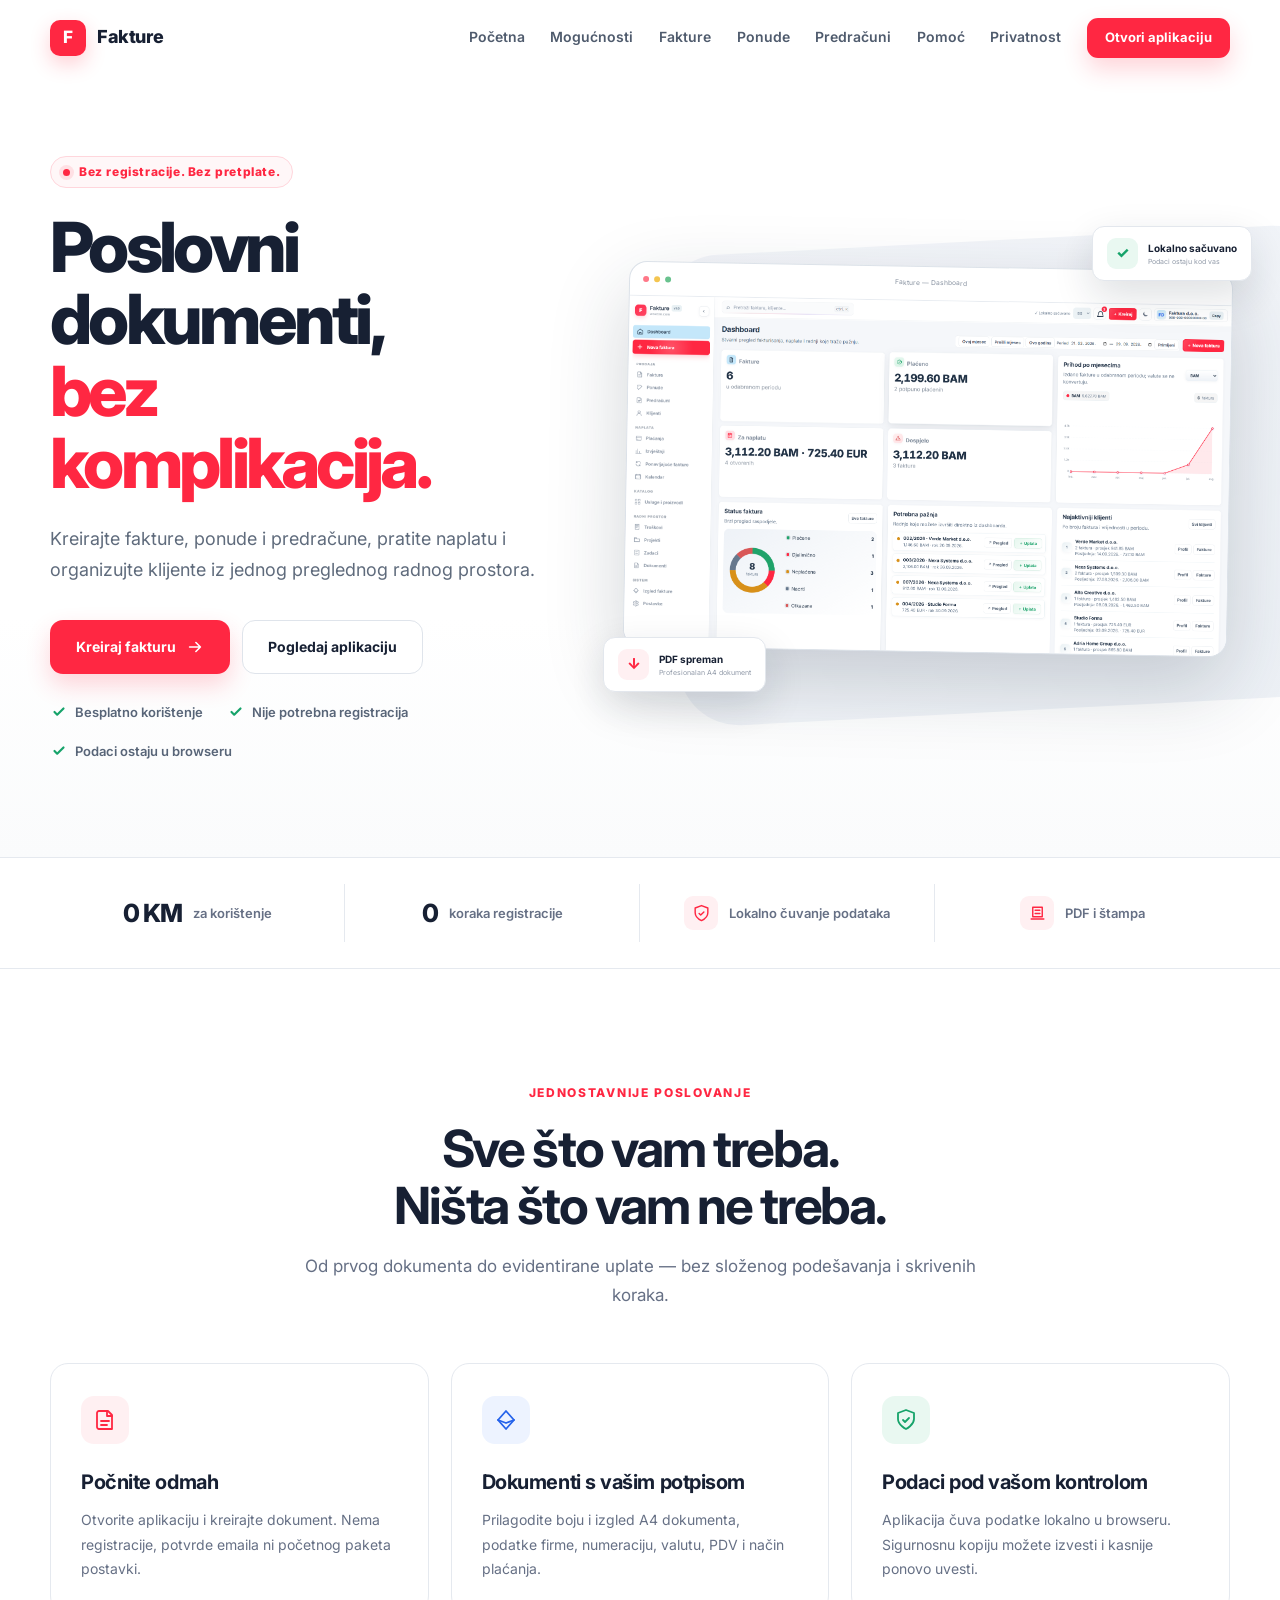
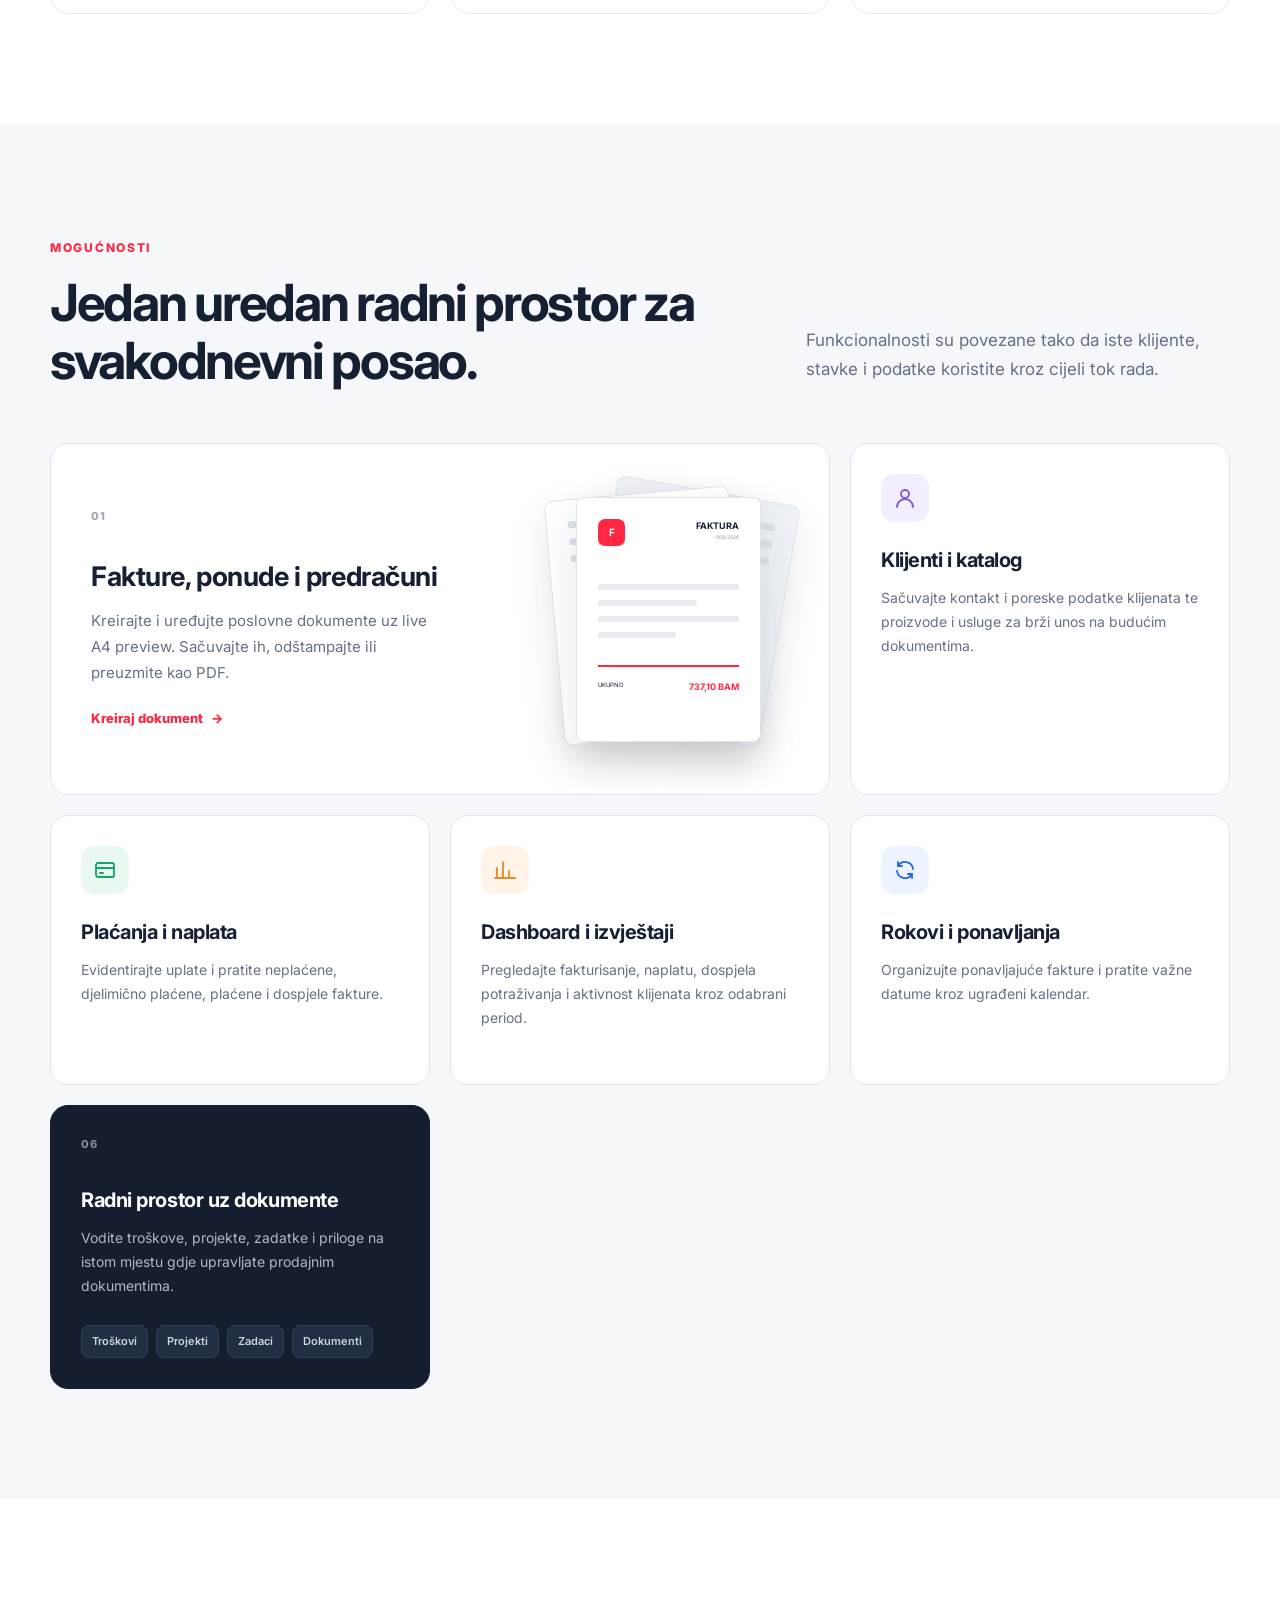
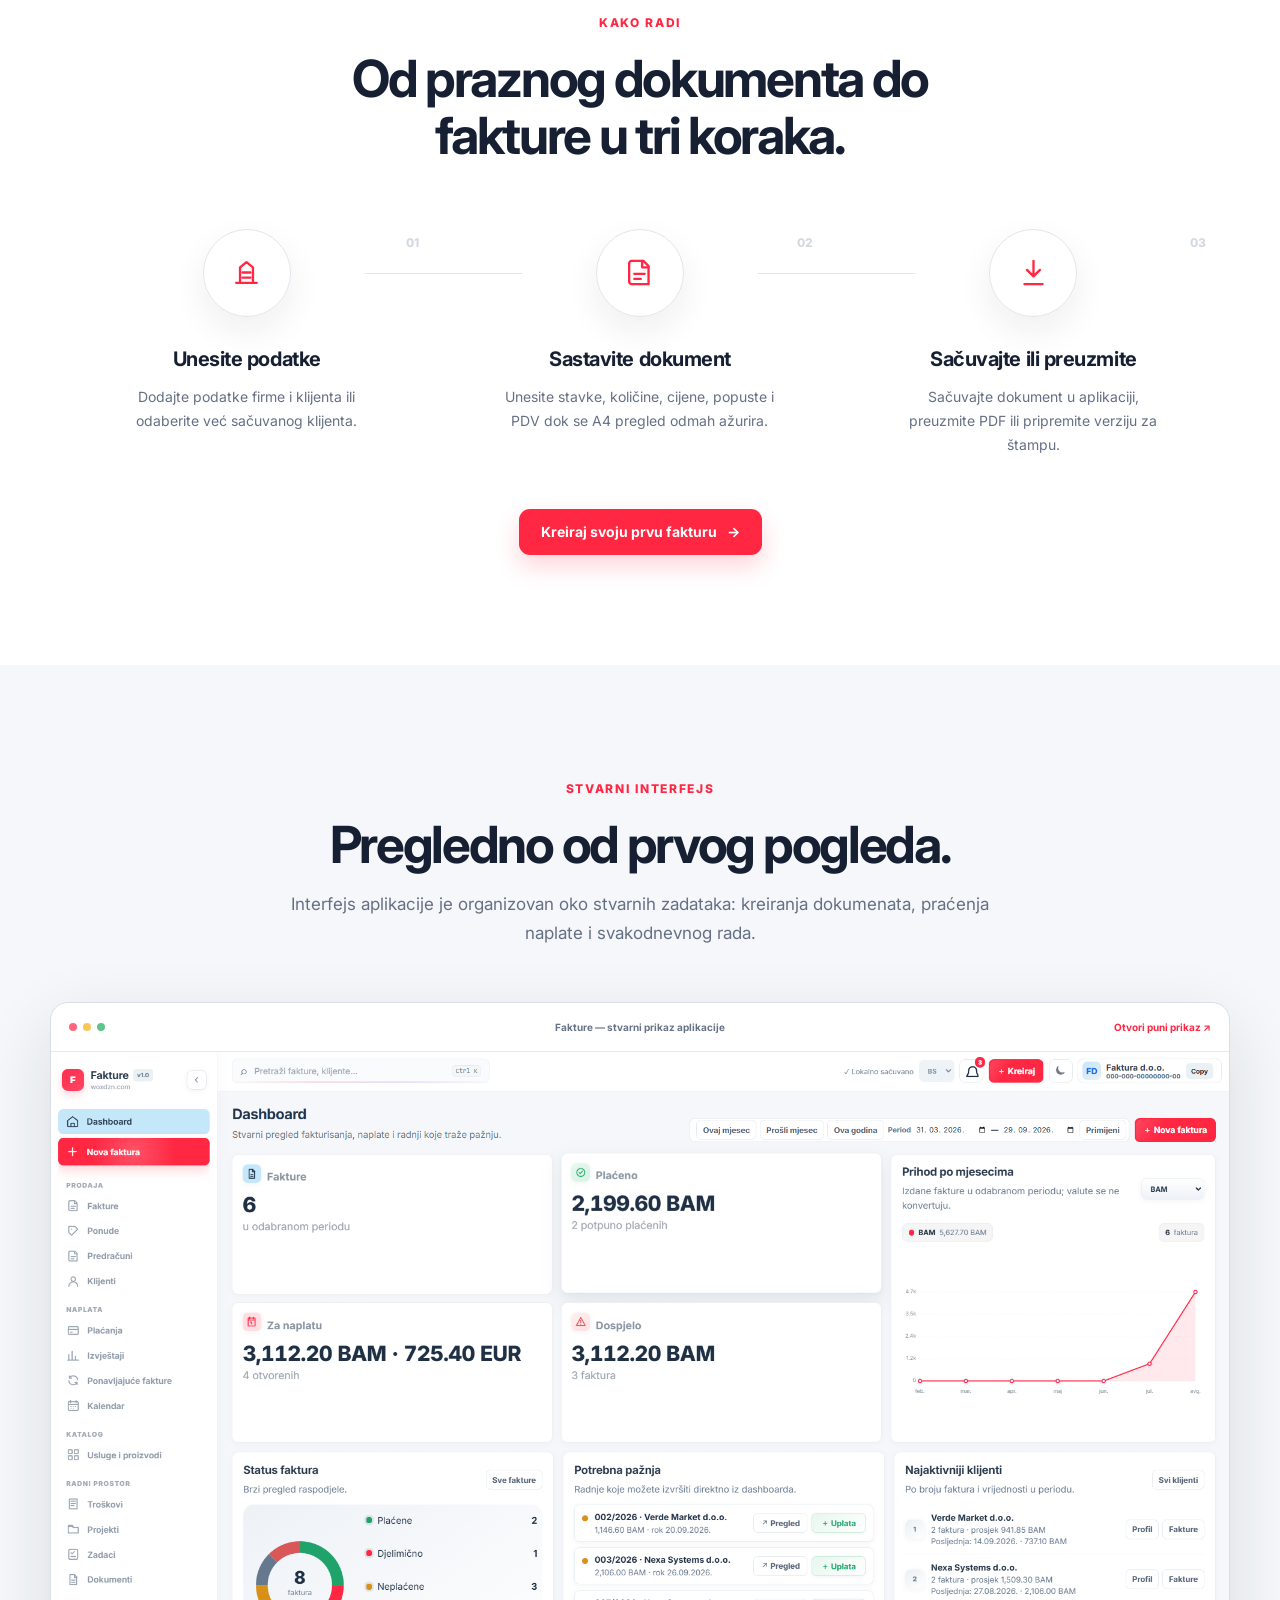
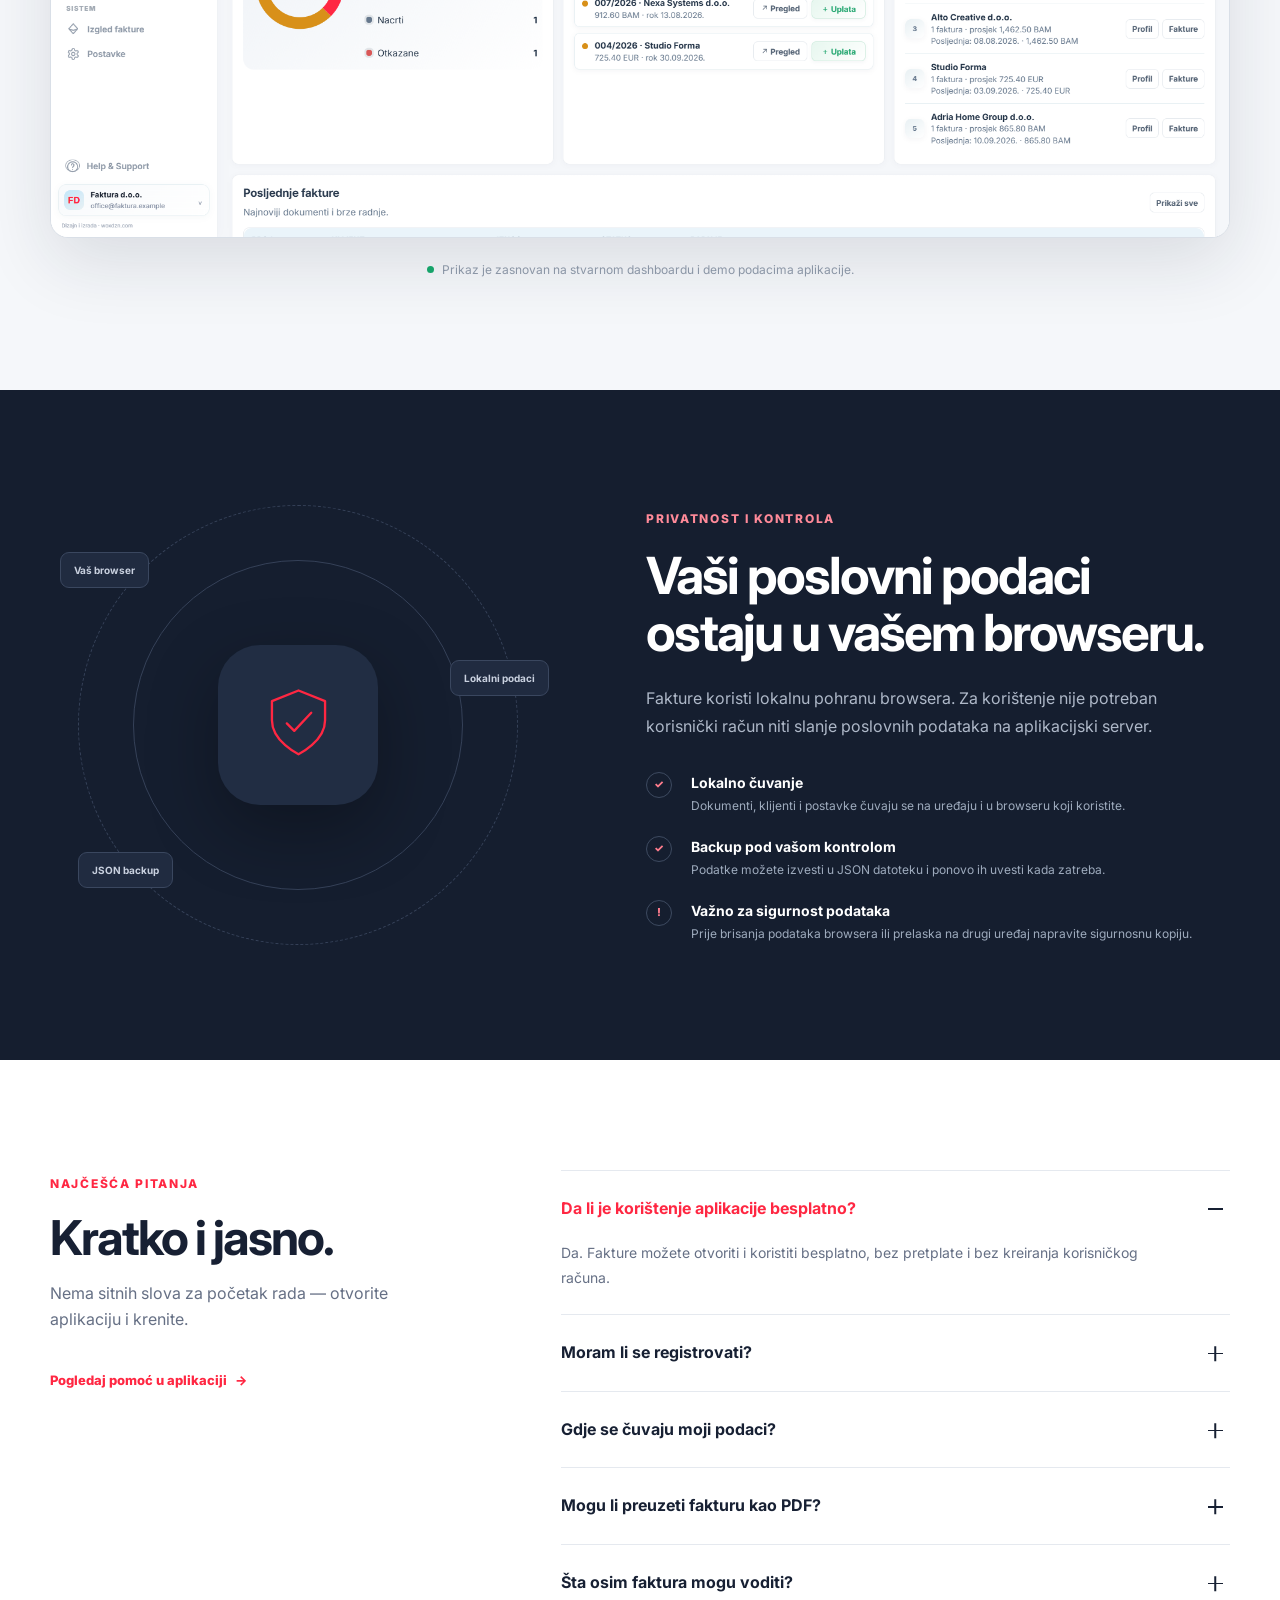
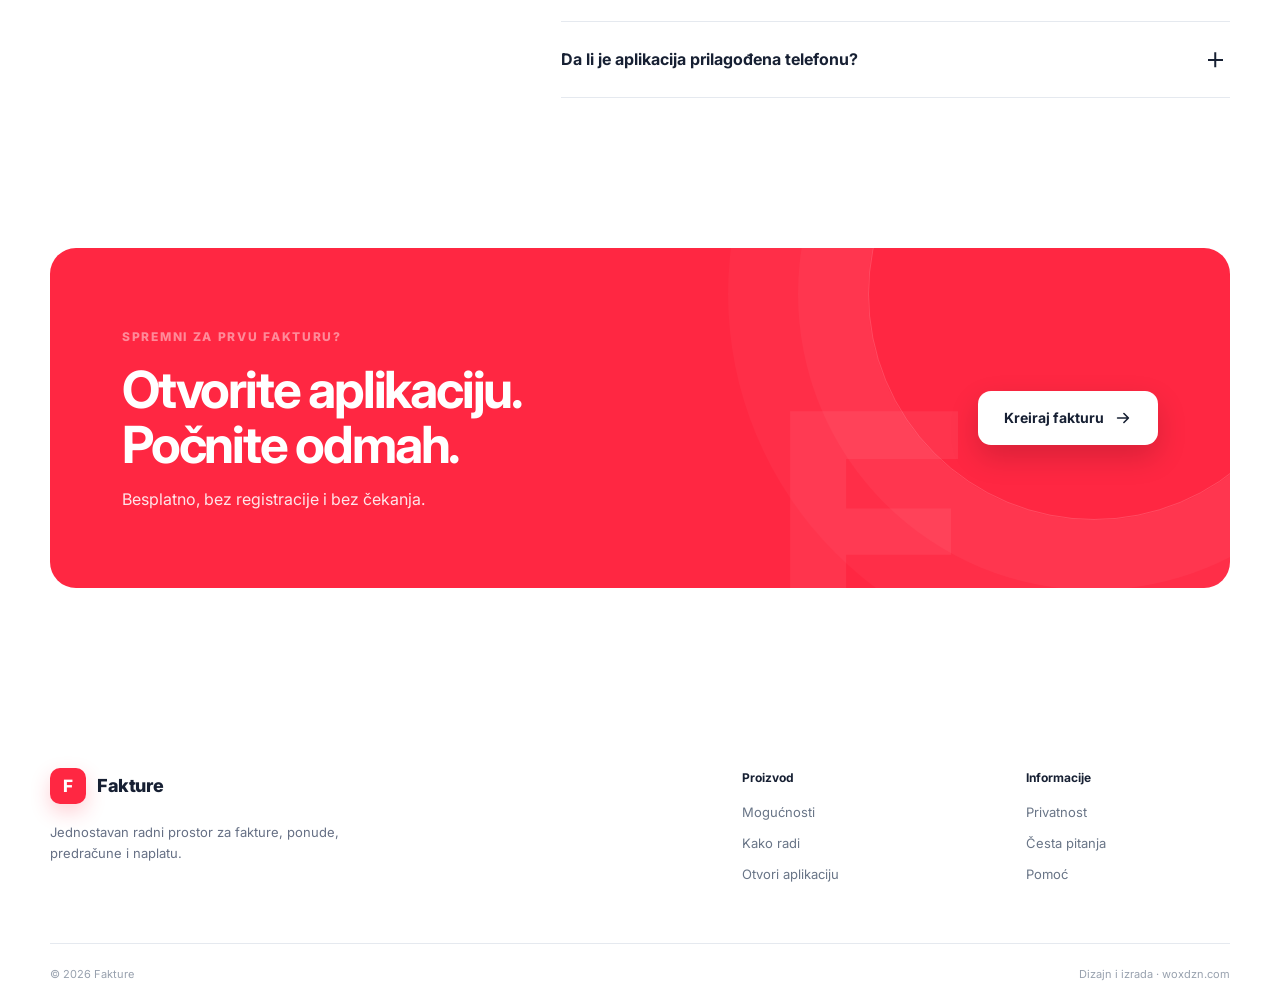
<file: index.html>
<!doctype html>
<html lang="bs">
<head>
  <meta charset="utf-8">
  <meta name="viewport" content="width=device-width,initial-scale=1">
  <meta name="description" content="Fakture je besplatna aplikacija za izradu faktura, ponuda i predračuna bez registracije. Podaci ostaju lokalno u vašem browseru.">
  <meta name="theme-color" content="#ffffff">
  <title>Fakture — poslovni dokumenti bez komplikacija</title>
  <link rel="preconnect" href="https://fonts.googleapis.com">
  <link rel="preconnect" href="https://fonts.gstatic.com" crossorigin>
  <link href="https://fonts.googleapis.com/css2?family=Inter:wght@400;500;600;700;800&amp;display=swap" rel="stylesheet">
  <link rel="stylesheet" href="site/css/landing.css">
  <script src="site/js/landing.js" defer></script>
</head>
<body>
  <a class="skip-link" href="#sadrzaj">Preskoči na sadržaj</a>
  <header class="site-header" data-header>
    <div class="container nav-wrap">
      <a class="brand" href="index.html" aria-label="Fakture — početna"><span class="brand-mark" aria-hidden="true">F</span><span>Fakture</span></a>
      <button class="nav-toggle" type="button" aria-expanded="false" aria-controls="main-nav" data-nav-toggle><span class="sr-only">Otvori navigaciju</span><span></span><span></span><span></span></button>
      <nav class="main-nav" id="main-nav" aria-label="Glavna navigacija" data-nav>
        <a class="active" href="index.html" aria-current="page">Početna</a><a href="features/index.html">Mogućnosti</a><a href="features/fakture/index.html">Fakture</a><a href="features/ponude/index.html">Ponude</a><a href="features/predracuni/index.html">Predračuni</a><a href="help/index.html">Pomoć</a><a href="privacy/index.html">Privatnost</a><a class="button button-small button-primary nav-cta" href="app/index.html">Otvori aplikaciju</a>
      </nav>
    </div>
  </header>

  <main id="sadrzaj">
    <section class="hero section">
      <div class="container hero-grid">
        <div class="hero-copy">
          <div class="eyebrow"><span></span> Bez registracije. Bez pretplate.</div>
          <h1>Poslovni dokumenti,<br><em>bez komplikacija.</em></h1>
          <p class="hero-lead">Kreirajte fakture, ponude i predračune, pratite naplatu i organizujte klijente iz jednog preglednog radnog prostora.</p>
          <div class="hero-actions">
            <a class="button button-primary button-large" href="app/index.html#invoice">Kreiraj fakturu <svg viewBox="0 0 20 20" aria-hidden="true"><path d="M4 10h12M11 5l5 5-5 5"/></svg></a>
            <a class="button button-secondary button-large" href="#proizvod">Pogledaj aplikaciju</a>
          </div>
          <ul class="hero-points" aria-label="Ključne informacije">
            <li><svg viewBox="0 0 20 20" aria-hidden="true"><path d="m5 10 3 3 7-7"/></svg> Besplatno korištenje</li>
            <li><svg viewBox="0 0 20 20" aria-hidden="true"><path d="m5 10 3 3 7-7"/></svg> Nije potrebna registracija</li>
            <li><svg viewBox="0 0 20 20" aria-hidden="true"><path d="m5 10 3 3 7-7"/></svg> Podaci ostaju u browseru</li>
          </ul>
        </div>

        <div class="hero-visual">
          <div class="screenshot-frame"><div class="screenshot-bar"><span><i></i><i></i><i></i></span><small>Fakture — Dashboard</small></div><img src="assets/images/fakture-dashboard.png" alt="Stvarni dashboard aplikacije Fakture sa pregledom faktura, naplate i prihoda"></div>
          <div class="visual-note visual-note-top"><span class="note-icon note-icon-green">✓</span><span><strong>Lokalno sačuvano</strong><small>Podaci ostaju kod vas</small></span></div>
          <div class="visual-note visual-note-bottom"><span class="note-icon">↓</span><span><strong>PDF spreman</strong><small>Profesionalan A4 dokument</small></span></div>
        </div>
      </div>
    </section>

    <section class="trust-strip" aria-label="Sažetak prednosti"><div class="container trust-grid">
      <div><span class="trust-number">0 KM</span><span>za korištenje</span></div><div><span class="trust-number">0</span><span>koraka registracije</span></div><div><span class="trust-icon"><svg viewBox="0 0 24 24" aria-hidden="true"><path d="M12 21s8-4 8-10V5l-8-3-8 3v6c0 6 8 10 8 10Z"/><path d="m9 12 2 2 4-4"/></svg></span><span>Lokalno čuvanje podataka</span></div><div><span class="trust-icon"><svg viewBox="0 0 24 24" aria-hidden="true"><path d="M4 19h16M6 16h12V4H6zM9 8h6M9 12h6"/></svg></span><span>PDF i štampa</span></div>
    </div></section>

    <section class="section benefits" id="prednosti"><div class="container">
      <div class="section-heading centered"><span class="kicker">JEDNOSTAVNIJE POSLOVANJE</span><h2>Sve što vam treba.<br>Ništa što vam ne treba.</h2><p>Od prvog dokumenta do evidentirane uplate — bez složenog podešavanja i skrivenih koraka.</p></div>
      <div class="benefit-grid">
        <article class="benefit-card"><span class="feature-icon red"><svg viewBox="0 0 24 24" aria-hidden="true"><path d="M6 3h9l4 4v14H6a2 2 0 0 1-2-2V5a2 2 0 0 1 2-2Z"/><path d="M14 3v5h5M8 13h8M8 17h6"/></svg></span><h3>Počnite odmah</h3><p>Otvorite aplikaciju i kreirajte dokument. Nema registracije, potvrde emaila ni početnog paketa postavki.</p></article>
        <article class="benefit-card"><span class="feature-icon blue"><svg viewBox="0 0 24 24" aria-hidden="true"><path d="M12 3 4 12l8 9 8-9Z"/><path d="m4 12 8 3 8-3"/></svg></span><h3>Dokumenti s vašim potpisom</h3><p>Prilagodite boju i izgled A4 dokumenta, podatke firme, numeraciju, valutu, PDV i način plaćanja.</p></article>
        <article class="benefit-card"><span class="feature-icon green"><svg viewBox="0 0 24 24" aria-hidden="true"><path d="M12 21s8-4 8-10V5l-8-3-8 3v6c0 6 8 10 8 10Z"/><path d="m9 12 2 2 4-4"/></svg></span><h3>Podaci pod vašom kontrolom</h3><p>Aplikacija čuva podatke lokalno u browseru. Sigurnosnu kopiju možete izvesti i kasnije ponovo uvesti.</p></article>
      </div>
    </div></section>

    <section class="section features" id="mogucnosti"><div class="container">
      <div class="section-heading split-heading"><div><span class="kicker">MOGUĆNOSTI</span><h2>Jedan uredan radni prostor za svakodnevni posao.</h2></div><p>Funkcionalnosti su povezane tako da iste klijente, stavke i podatke koristite kroz cijeli tok rada.</p></div>
      <div class="feature-grid">
        <article class="feature-card feature-card-wide"><div class="feature-card-copy"><span class="feature-index">01</span><h3>Fakture, ponude i predračuni</h3><p>Kreirajte i uređujte poslovne dokumente uz live A4 preview. Sačuvajte ih, odštampajte ili preuzmite kao PDF.</p><a href="app/index.html#invoice">Kreiraj dokument <span>→</span></a></div><div class="document-stack" aria-hidden="true"><div class="doc doc-back"><i></i><i></i><i></i></div><div class="doc doc-mid"><i></i><i></i><i></i></div><div class="doc doc-front"><div class="doc-head"><b>F</b><span><strong>FAKTURA</strong><small>008/2026</small></span></div><div class="doc-lines"><i></i><i></i><i></i><i></i></div><div class="doc-total"><span>UKUPNO</span><strong>737,10 BAM</strong></div></div></div></article>
        <article class="feature-card"><span class="feature-icon violet"><svg viewBox="0 0 24 24" aria-hidden="true"><circle cx="12" cy="8" r="4"/><path d="M4 21a8 8 0 0 1 16 0"/></svg></span><h3>Klijenti i katalog</h3><p>Sačuvajte kontakt i poreske podatke klijenata te proizvode i usluge za brži unos na budućim dokumentima.</p></article>
        <article class="feature-card"><span class="feature-icon green"><svg viewBox="0 0 24 24" aria-hidden="true"><rect x="3" y="5" width="18" height="14" rx="2"/><path d="M3 10h18M7 15h3"/></svg></span><h3>Plaćanja i naplata</h3><p>Evidentirajte uplate i pratite neplaćene, djelimično plaćene, plaćene i dospjele fakture.</p></article>
        <article class="feature-card"><span class="feature-icon orange"><svg viewBox="0 0 24 24" aria-hidden="true"><path d="M4 20V10M10 20V4M16 20v-7M22 20H2"/></svg></span><h3>Dashboard i izvještaji</h3><p>Pregledajte fakturisanje, naplatu, dospjela potraživanja i aktivnost klijenata kroz odabrani period.</p></article>
        <article class="feature-card"><span class="feature-icon blue"><svg viewBox="0 0 24 24" aria-hidden="true"><path d="M20 11a8 8 0 0 0-14.9-3M4 13a8 8 0 0 0 14.9 3"/><path d="M5 4v4h4M19 20v-4h-4"/></svg></span><h3>Rokovi i ponavljanja</h3><p>Organizujte ponavljajuće fakture i pratite važne datume kroz ugrađeni kalendar.</p></article>
        <article class="feature-card feature-card-dark"><span class="feature-index">06</span><h3>Radni prostor uz dokumente</h3><p>Vodite troškove, projekte, zadatke i priloge na istom mjestu gdje upravljate prodajnim dokumentima.</p><div class="workspace-tags"><span>Troškovi</span><span>Projekti</span><span>Zadaci</span><span>Dokumenti</span></div></article>
      </div>
    </div></section>

    <section class="section workflow" id="kako-radi"><div class="container">
      <div class="section-heading centered compact"><span class="kicker">KAKO RADI</span><h2>Od praznog dokumenta do fakture u tri koraka.</h2></div>
      <ol class="steps">
        <li><span class="step-number">01</span><div class="step-icon"><svg viewBox="0 0 24 24" aria-hidden="true"><path d="M4 20h16M7 20V8l5-4 5 4v12M9 12h6M9 16h6"/></svg></div><h3>Unesite podatke</h3><p>Dodajte podatke firme i klijenta ili odaberite već sačuvanog klijenta.</p></li>
        <li><span class="step-number">02</span><div class="step-icon"><svg viewBox="0 0 24 24" aria-hidden="true"><path d="M6 3h9l4 4v14H6a2 2 0 0 1-2-2V5a2 2 0 0 1 2-2Z"/><path d="M14 3v5h5M8 13h8M8 17h5"/></svg></div><h3>Sastavite dokument</h3><p>Unesite stavke, količine, cijene, popuste i PDV dok se A4 pregled odmah ažurira.</p></li>
        <li><span class="step-number">03</span><div class="step-icon"><svg viewBox="0 0 24 24" aria-hidden="true"><path d="M12 3v12M7 10l5 5 5-5M5 21h14"/></svg></div><h3>Sačuvajte ili preuzmite</h3><p>Sačuvajte dokument u aplikaciji, preuzmite PDF ili pripremite verziju za štampu.</p></li>
      </ol>
      <div class="workflow-action"><a class="button button-primary" href="app/index.html#invoice">Kreiraj svoju prvu fakturu <span>→</span></a></div>
    </div></section>

    <section class="section product-showcase" id="proizvod"><div class="container">
      <div class="section-heading centered"><span class="kicker">STVARNI INTERFEJS</span><h2>Pregledno od prvog pogleda.</h2><p>Interfejs aplikacije je organizovan oko stvarnih zadataka: kreiranja dokumenata, praćenja naplate i svakodnevnog rada.</p></div>
      <a class="showcase-window" href="app/index.html#dashboard" aria-label="Otvori dashboard aplikacije Fakture"><div class="showcase-toolbar"><span><i></i><i></i><i></i></span><b>Fakture — stvarni prikaz aplikacije</b><em>Otvori puni prikaz ↗</em></div><img src="assets/images/fakture-dashboard.png" alt="Stvarni interfejs dashboarda aplikacije Fakture"></a>
      <p class="showcase-caption"><span></span> Prikaz je zasnovan na stvarnom dashboardu i demo podacima aplikacije.</p>
    </div></section>

    <section class="section privacy" id="privatnost"><div class="container privacy-grid">
      <div class="privacy-visual" aria-hidden="true"><div class="privacy-ring ring-one"></div><div class="privacy-ring ring-two"></div><div class="privacy-shield"><svg viewBox="0 0 80 80"><path d="M40 68s25-12 25-32V18L40 8 15 18v18c0 20 25 32 25 32Z"/><path d="m29 39 7 7 16-17"/></svg></div><span class="privacy-chip chip-one">Vaš browser</span><span class="privacy-chip chip-two">Lokalni podaci</span><span class="privacy-chip chip-three">JSON backup</span></div>
      <div class="privacy-copy"><span class="kicker kicker-light">PRIVATNOST I KONTROLA</span><h2>Vaši poslovni podaci ostaju u vašem browseru.</h2><p>Fakture koristi lokalnu pohranu browsera. Za korištenje nije potreban korisnički račun niti slanje poslovnih podataka na aplikacijski server.</p><ul><li><span>✓</span><div><strong>Lokalno čuvanje</strong><small>Dokumenti, klijenti i postavke čuvaju se na uređaju i u browseru koji koristite.</small></div></li><li><span>✓</span><div><strong>Backup pod vašom kontrolom</strong><small>Podatke možete izvesti u JSON datoteku i ponovo ih uvesti kada zatreba.</small></div></li><li><span>!</span><div><strong>Važno za sigurnost podataka</strong><small>Prije brisanja podataka browsera ili prelaska na drugi uređaj napravite sigurnosnu kopiju.</small></div></li></ul></div>
    </div></section>

    <section class="section faq" id="faq"><div class="container faq-grid">
      <div class="faq-intro"><span class="kicker">NAJČEŠĆA PITANJA</span><h2>Kratko i jasno.</h2><p>Nema sitnih slova za početak rada — otvorite aplikaciju i krenite.</p><a class="text-link" href="app/index.html#support">Pogledaj pomoć u aplikaciji <span>→</span></a></div>
      <div class="faq-list">
        <details open><summary>Da li je korištenje aplikacije besplatno?<span></span></summary><p>Da. Fakture možete otvoriti i koristiti besplatno, bez pretplate i bez kreiranja korisničkog računa.</p></details>
        <details><summary>Moram li se registrovati?<span></span></summary><p>Ne. Aplikacija se otvara direktno u browseru i odmah je spremna za rad.</p></details>
        <details><summary>Gdje se čuvaju moji podaci?<span></span></summary><p>Podaci se čuvaju lokalno u pohrani vašeg browsera. Zbog toga preporučujemo redovan izvoz sigurnosne kopije, posebno prije promjene uređaja ili brisanja browser podataka.</p></details>
        <details><summary>Mogu li preuzeti fakturu kao PDF?<span></span></summary><p>Da. Dokument možete pregledati u A4 formatu, preuzeti kao PDF ili pripremiti za štampu.</p></details>
        <details><summary>Šta osim faktura mogu voditi?<span></span></summary><p>Aplikacija podržava ponude, predračune, klijente, plaćanja, izvještaje, katalog usluga i proizvoda, ponavljajuće fakture, kalendar, troškove, projekte, zadatke i dokumente.</p></details>
        <details><summary>Da li je aplikacija prilagođena telefonu?<span></span></summary><p>Landing stranica je potpuno responsive, dok je sama poslovna aplikacija trenutno optimizovana za rad na desktop i laptop računarima.</p></details>
      </div>
    </div></section>

    <section class="section final-cta"><div class="container"><div class="cta-panel"><div class="cta-mark" aria-hidden="true">F</div><div><span class="kicker kicker-light">SPREMNI ZA PRVU FAKTURU?</span><h2>Otvorite aplikaciju.<br>Počnite odmah.</h2><p>Besplatno, bez registracije i bez čekanja.</p></div><a class="button button-white button-large" href="app/index.html#invoice">Kreiraj fakturu <svg viewBox="0 0 20 20" aria-hidden="true"><path d="M4 10h12M11 5l5 5-5 5"/></svg></a></div></div></section>
  </main>

  <footer class="site-footer"><div class="container footer-main"><div class="footer-brand"><a class="brand" href="index.html"><span class="brand-mark" aria-hidden="true">F</span><span>Fakture</span></a><p>Jednostavan radni prostor za fakture, ponude, predračune i naplatu.</p></div><div class="footer-links"><strong>Proizvod</strong><a href="features/index.html">Mogućnosti</a><a href="#kako-radi">Kako radi</a><a href="app/index.html">Otvori aplikaciju</a></div><div class="footer-links"><strong>Informacije</strong><a href="privacy/index.html">Privatnost</a><a href="help/index.html#faq">Česta pitanja</a><a href="help/index.html">Pomoć</a></div></div><div class="container footer-bottom"><span>© <span data-year></span> Fakture</span><span>Dizajn i izrada · woxdzn.com</span></div></footer>
</body>
</html>
</file>
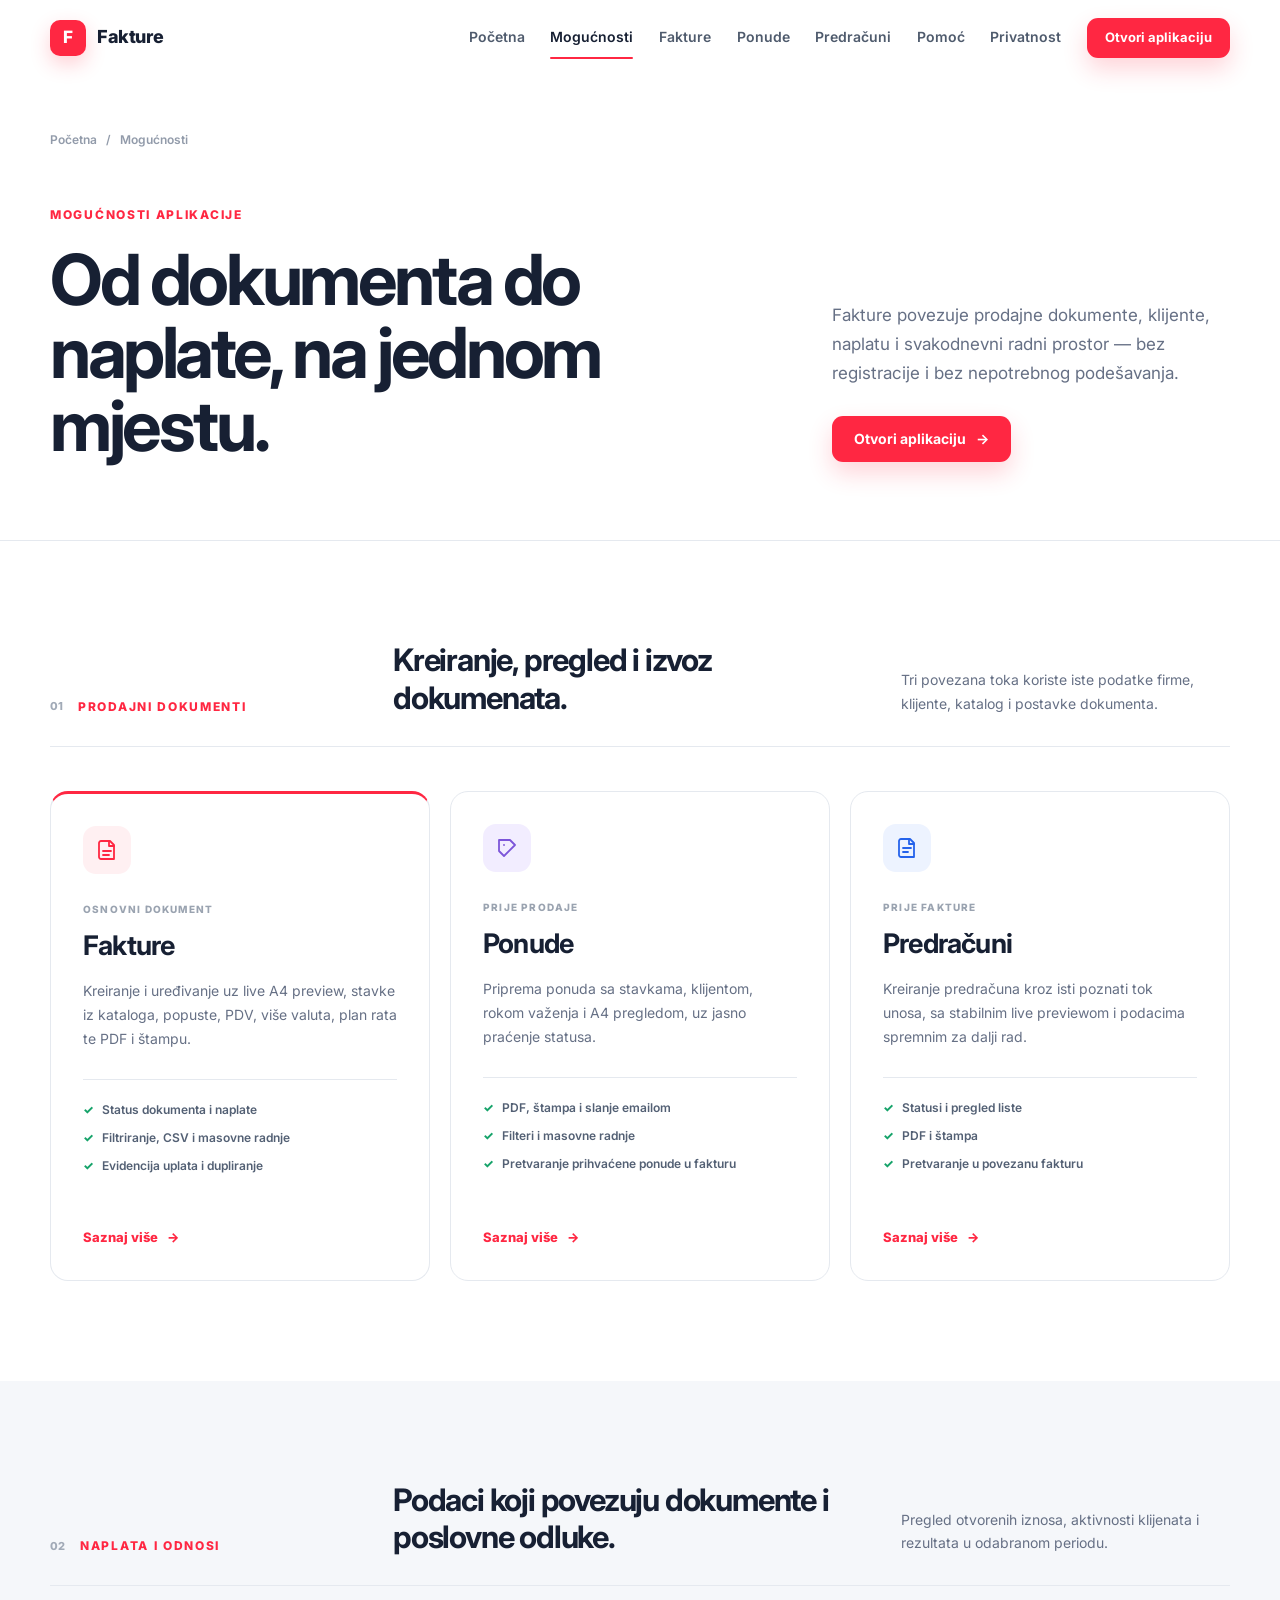
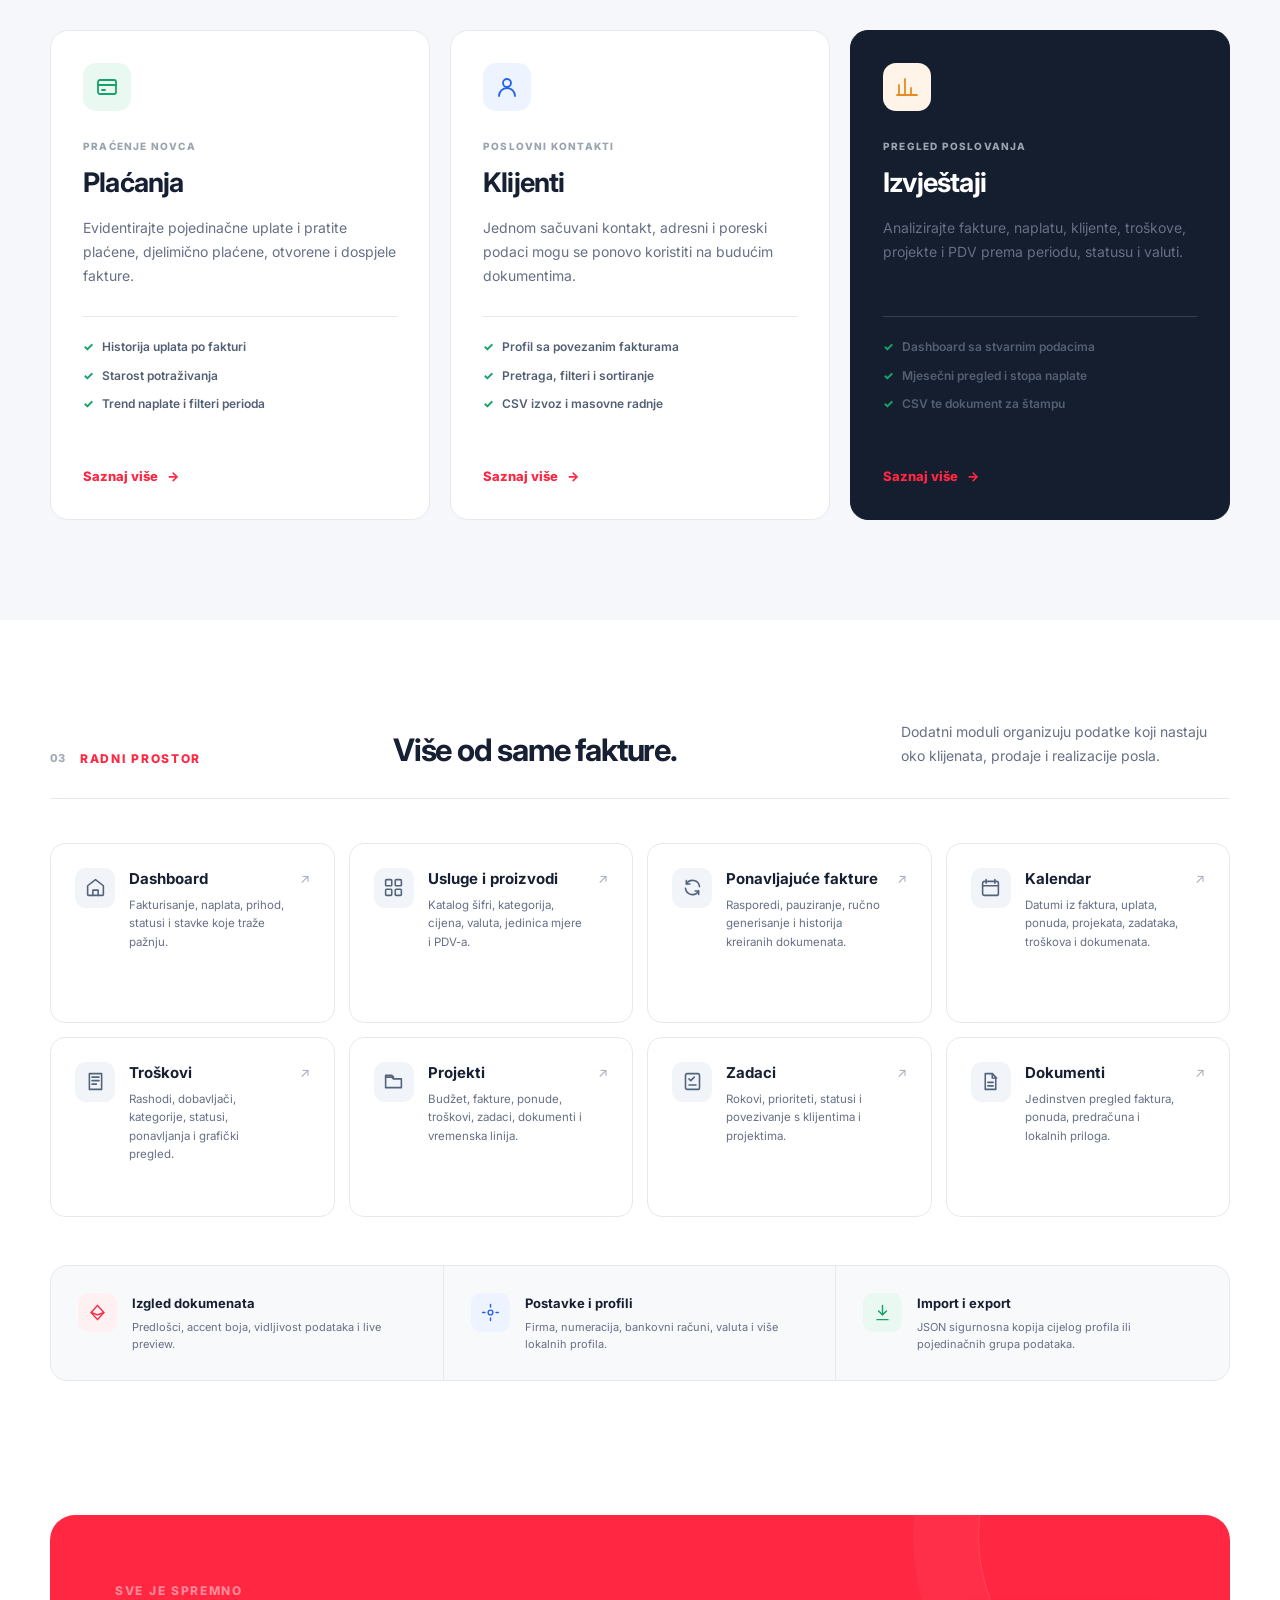
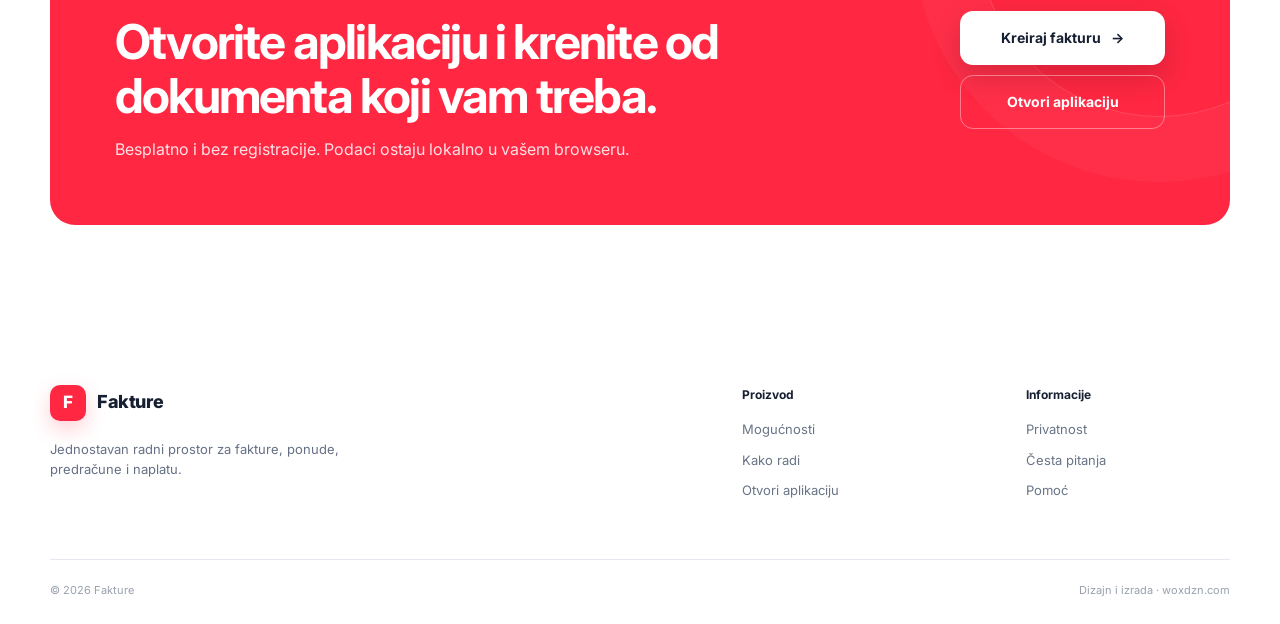
<file: features/index.html>
<!doctype html>
<html lang="bs">
<head>
  <meta charset="utf-8">
  <meta name="viewport" content="width=device-width,initial-scale=1">
  <meta name="description" content="Pregled stvarnih mogućnosti aplikacije Fakture: fakture, ponude, predračuni, plaćanja, klijenti, izvještaji i poslovni radni prostor.">
  <meta name="theme-color" content="#ffffff">
  <title>Mogućnosti — Fakture</title>
  <link rel="preconnect" href="https://fonts.googleapis.com">
  <link rel="preconnect" href="https://fonts.gstatic.com" crossorigin>
  <link href="https://fonts.googleapis.com/css2?family=Inter:wght@400;500;600;700;800&amp;display=swap" rel="stylesheet">
  <link rel="stylesheet" href="../site/css/landing.css">
  <link rel="stylesheet" href="../site/css/features.css">
  <script src="../site/js/landing.js" defer></script>
</head>
<body>
  <a class="skip-link" href="#sadrzaj">Preskoči na sadržaj</a>
  <header class="site-header scrolled" data-header>
    <div class="container nav-wrap">
      <a class="brand" href="../index.html" aria-label="Fakture — početna"><span class="brand-mark" aria-hidden="true">F</span><span>Fakture</span></a>
      <button class="nav-toggle" type="button" aria-expanded="false" aria-controls="main-nav" data-nav-toggle><span class="sr-only">Otvori navigaciju</span><span></span><span></span><span></span></button>
      <nav class="main-nav" id="main-nav" aria-label="Glavna navigacija" data-nav>
        <a href="../index.html">Početna</a><a class="active" href="index.html" aria-current="page">Mogućnosti</a><a href="fakture/index.html">Fakture</a><a href="ponude/index.html">Ponude</a><a href="predracuni/index.html">Predračuni</a><a href="../help/index.html">Pomoć</a><a href="../privacy/index.html">Privatnost</a><a class="button button-small button-primary nav-cta" href="../app/index.html">Otvori aplikaciju</a>
      </nav>
    </div>
  </header>

  <main id="sadrzaj">
    <section class="features-intro">
      <div class="container">
        <nav class="breadcrumbs" aria-label="Putanja"><a href="../index.html">Početna</a><span>/</span><span aria-current="page">Mogućnosti</span></nav>
        <div class="features-intro-grid">
          <div><span class="kicker">MOGUĆNOSTI APLIKACIJE</span><h1>Od dokumenta do naplate, na jednom mjestu.</h1></div>
          <div class="intro-side"><p>Fakture povezuje prodajne dokumente, klijente, naplatu i svakodnevni radni prostor — bez registracije i bez nepotrebnog podešavanja.</p><a class="button button-primary" href="../app/index.html">Otvori aplikaciju <span>→</span></a></div>
        </div>
      </div>
    </section>

    <section class="feature-overview-section">
      <div class="container">
        <div class="group-heading"><div><span class="group-number">01</span><span class="kicker">PRODAJNI DOKUMENTI</span></div><h2>Kreiranje, pregled i izvoz dokumenata.</h2><p>Tri povezana toka koriste iste podatke firme, klijente, katalog i postavke dokumenta.</p></div>
        <div class="primary-feature-grid">
          <article class="overview-card overview-card-primary">
            <div class="overview-icon red"><svg viewBox="0 0 24 24" aria-hidden="true"><path d="M6 3h9l4 4v14H6a2 2 0 0 1-2-2V5a2 2 0 0 1 2-2Z"/><path d="M14 3v5h5M8 13h8M8 17h6"/></svg></div>
            <span class="card-label">Osnovni dokument</span><h3>Fakture</h3><p>Kreiranje i uređivanje uz live A4 preview, stavke iz kataloga, popuste, PDV, više valuta, plan rata te PDF i štampu.</p>
            <ul><li>Status dokumenta i naplate</li><li>Filtriranje, CSV i masovne radnje</li><li>Evidencija uplata i dupliranje</li></ul>
            <a class="learn-link" href="fakture/index.html">Saznaj više <span>→</span></a>
          </article>
          <article class="overview-card">
            <div class="overview-icon violet"><svg viewBox="0 0 24 24" aria-hidden="true"><path d="M4 4h11l5 5-11 11-5-5Z"/><path d="M9 9h.01"/></svg></div>
            <span class="card-label">Prije prodaje</span><h3>Ponude</h3><p>Priprema ponuda sa stavkama, klijentom, rokom važenja i A4 pregledom, uz jasno praćenje statusa.</p>
            <ul><li>PDF, štampa i slanje emailom</li><li>Filteri i masovne radnje</li><li>Pretvaranje prihvaćene ponude u fakturu</li></ul>
            <a class="learn-link" href="ponude/index.html">Saznaj više <span>→</span></a>
          </article>
          <article class="overview-card">
            <div class="overview-icon blue"><svg viewBox="0 0 24 24" aria-hidden="true"><path d="M6 3h9l4 4v14H6a2 2 0 0 1-2-2V5a2 2 0 0 1 2-2Z"/><path d="M14 3v5h5M8 12h8M8 16h5"/></svg></div>
            <span class="card-label">Prije fakture</span><h3>Predračuni</h3><p>Kreiranje predračuna kroz isti poznati tok unosa, sa stabilnim live previewom i podacima spremnim za dalji rad.</p>
            <ul><li>Statusi i pregled liste</li><li>PDF i štampa</li><li>Pretvaranje u povezanu fakturu</li></ul>
            <a class="learn-link" href="predracuni/index.html">Saznaj više <span>→</span></a>
          </article>
        </div>
      </div>
    </section>

    <section class="feature-overview-section section-muted">
      <div class="container">
        <div class="group-heading"><div><span class="group-number">02</span><span class="kicker">NAPLATA I ODNOSI</span></div><h2>Podaci koji povezuju dokumente i poslovne odluke.</h2><p>Pregled otvorenih iznosa, aktivnosti klijenata i rezultata u odabranom periodu.</p></div>
        <div class="primary-feature-grid">
          <article class="overview-card">
            <div class="overview-icon green"><svg viewBox="0 0 24 24" aria-hidden="true"><rect x="3" y="5" width="18" height="14" rx="2"/><path d="M3 10h18M7 15h3"/></svg></div>
            <span class="card-label">Praćenje novca</span><h3>Plaćanja</h3><p>Evidentirajte pojedinačne uplate i pratite plaćene, djelimično plaćene, otvorene i dospjele fakture.</p>
            <ul><li>Historija uplata po fakturi</li><li>Starost potraživanja</li><li>Trend naplate i filteri perioda</li></ul>
            <a class="learn-link" href="placanja/index.html">Saznaj više <span>→</span></a>
          </article>
          <article class="overview-card">
            <div class="overview-icon blue"><svg viewBox="0 0 24 24" aria-hidden="true"><circle cx="12" cy="8" r="4"/><path d="M4 21a8 8 0 0 1 16 0"/></svg></div>
            <span class="card-label">Poslovni kontakti</span><h3>Klijenti</h3><p>Jednom sačuvani kontakt, adresni i poreski podaci mogu se ponovo koristiti na budućim dokumentima.</p>
            <ul><li>Profil sa povezanim fakturama</li><li>Pretraga, filteri i sortiranje</li><li>CSV izvoz i masovne radnje</li></ul>
            <a class="learn-link" href="klijenti/index.html">Saznaj više <span>→</span></a>
          </article>
          <article class="overview-card overview-card-dark">
            <div class="overview-icon orange"><svg viewBox="0 0 24 24" aria-hidden="true"><path d="M4 20V10M10 20V4M16 20v-7M22 20H2"/></svg></div>
            <span class="card-label">Pregled poslovanja</span><h3>Izvještaji</h3><p>Analizirajte fakture, naplatu, klijente, troškove, projekte i PDV prema periodu, statusu i valuti.</p>
            <ul><li>Dashboard sa stvarnim podacima</li><li>Mjesečni pregled i stopa naplate</li><li>CSV te dokument za štampu</li></ul>
            <a class="learn-link" href="izvjestaji/index.html">Saznaj više <span>→</span></a>
          </article>
        </div>
      </div>
    </section>

    <section class="feature-overview-section workspace-section">
      <div class="container">
        <div class="group-heading"><div><span class="group-number">03</span><span class="kicker">RADNI PROSTOR</span></div><h2>Više od same fakture.</h2><p>Dodatni moduli organizuju podatke koji nastaju oko klijenata, prodaje i realizacije posla.</p></div>
        <div class="secondary-feature-grid">
          <a class="mini-feature" href="../app/index.html#dashboard"><span class="mini-icon"><svg viewBox="0 0 24 24"><path d="m3 10 9-7 9 7v10a1 1 0 0 1-1 1H4a1 1 0 0 1-1-1Z"/><path d="M9 21v-6h6v6"/></svg></span><div><h3>Dashboard</h3><p>Fakturisanje, naplata, prihod, statusi i stavke koje traže pažnju.</p></div><em>↗</em></a>
          <a class="mini-feature" href="../app/index.html#catalog"><span class="mini-icon"><svg viewBox="0 0 24 24"><rect x="3" y="3" width="7" height="7" rx="1"/><rect x="14" y="3" width="7" height="7" rx="1"/><rect x="3" y="14" width="7" height="7" rx="1"/><rect x="14" y="14" width="7" height="7" rx="1"/></svg></span><div><h3>Usluge i proizvodi</h3><p>Katalog šifri, kategorija, cijena, valuta, jedinica mjere i PDV-a.</p></div><em>↗</em></a>
          <a class="mini-feature" href="../app/index.html#recurring"><span class="mini-icon"><svg viewBox="0 0 24 24"><path d="M20 11a8 8 0 0 0-14.9-3M4 13a8 8 0 0 0 14.9 3"/><path d="M5 4v4h4M19 20v-4h-4"/></svg></span><div><h3>Ponavljajuće fakture</h3><p>Rasporedi, pauziranje, ručno generisanje i historija kreiranih dokumenata.</p></div><em>↗</em></a>
          <a class="mini-feature" href="../app/index.html#calendar"><span class="mini-icon"><svg viewBox="0 0 24 24"><rect x="3" y="5" width="18" height="16" rx="2"/><path d="M7 3v4M17 3v4M3 10h18"/></svg></span><div><h3>Kalendar</h3><p>Datumi iz faktura, uplata, ponuda, projekata, zadataka, troškova i dokumenata.</p></div><em>↗</em></a>
          <a class="mini-feature" href="../app/index.html#expenses"><span class="mini-icon"><svg viewBox="0 0 24 24"><path d="M5 3h14v18H5z"/><path d="M8 7h8M8 11h8M8 15h5"/></svg></span><div><h3>Troškovi</h3><p>Rashodi, dobavljači, kategorije, statusi, ponavljanja i grafički pregled.</p></div><em>↗</em></a>
          <a class="mini-feature" href="../app/index.html#projects"><span class="mini-icon"><svg viewBox="0 0 24 24"><path d="M3 7h7l2 2h9v10H3z"/><path d="M3 7V5h7l2 2"/></svg></span><div><h3>Projekti</h3><p>Budžet, fakture, ponude, troškovi, zadaci, dokumenti i vremenska linija.</p></div><em>↗</em></a>
          <a class="mini-feature" href="../app/index.html#tasks"><span class="mini-icon"><svg viewBox="0 0 24 24"><rect x="4" y="3" width="16" height="18" rx="2"/><path d="m8 9 2 2 4-4M8 16h8"/></svg></span><div><h3>Zadaci</h3><p>Rokovi, prioriteti, statusi i povezivanje s klijentima i projektima.</p></div><em>↗</em></a>
          <a class="mini-feature" href="../app/index.html#documents"><span class="mini-icon"><svg viewBox="0 0 24 24"><path d="M6 3h8l4 4v14H6z"/><path d="M14 3v5h5M9 13h6M9 17h6"/></svg></span><div><h3>Dokumenti</h3><p>Jedinstven pregled faktura, ponuda, predračuna i lokalnih priloga.</p></div><em>↗</em></a>
        </div>
        <div class="system-strip">
          <div><span class="overview-icon red"><svg viewBox="0 0 24 24"><path d="M12 3 4 12l8 9 8-9Z"/><path d="m4 12 8 3 8-3"/></svg></span><div><strong>Izgled dokumenata</strong><p>Predlošci, accent boja, vidljivost podataka i live preview.</p></div></div>
          <div><span class="overview-icon blue"><svg viewBox="0 0 24 24"><circle cx="12" cy="12" r="3"/><path d="M12 2v3M12 19v3M2 12h3M19 12h3"/></svg></span><div><strong>Postavke i profili</strong><p>Firma, numeracija, bankovni računi, valuta i više lokalnih profila.</p></div></div>
          <div><span class="overview-icon green"><svg viewBox="0 0 24 24"><path d="M12 3v12M7 10l5 5 5-5M5 21h14"/></svg></span><div><strong>Import i export</strong><p>JSON sigurnosna kopija cijelog profila ili pojedinačnih grupa podataka.</p></div></div>
        </div>
      </div>
    </section>

    <section class="features-cta"><div class="container"><div class="features-cta-panel"><div><span class="kicker kicker-light">SVE JE SPREMNO</span><h2>Otvorite aplikaciju i krenite od dokumenta koji vam treba.</h2><p>Besplatno i bez registracije. Podaci ostaju lokalno u vašem browseru.</p></div><div class="features-cta-actions"><a class="button button-white button-large" href="../app/index.html#invoice">Kreiraj fakturu <span>→</span></a><a class="button button-ghost button-large" href="../app/index.html">Otvori aplikaciju</a></div></div></div></section>
  </main>

  <footer class="site-footer"><div class="container footer-main"><div class="footer-brand"><a class="brand" href="../index.html"><span class="brand-mark" aria-hidden="true">F</span><span>Fakture</span></a><p>Jednostavan radni prostor za fakture, ponude, predračune i naplatu.</p></div><div class="footer-links"><strong>Proizvod</strong><a href="index.html">Mogućnosti</a><a href="../index.html#kako-radi">Kako radi</a><a href="../app/index.html">Otvori aplikaciju</a></div><div class="footer-links"><strong>Informacije</strong><a href="../privacy/index.html">Privatnost</a><a href="../help/index.html#faq">Česta pitanja</a><a href="../help/index.html">Pomoć</a></div></div><div class="container footer-bottom"><span>© <span data-year></span> Fakture</span><span>Dizajn i izrada · woxdzn.com</span></div></footer>
</body>
</html>
</file>
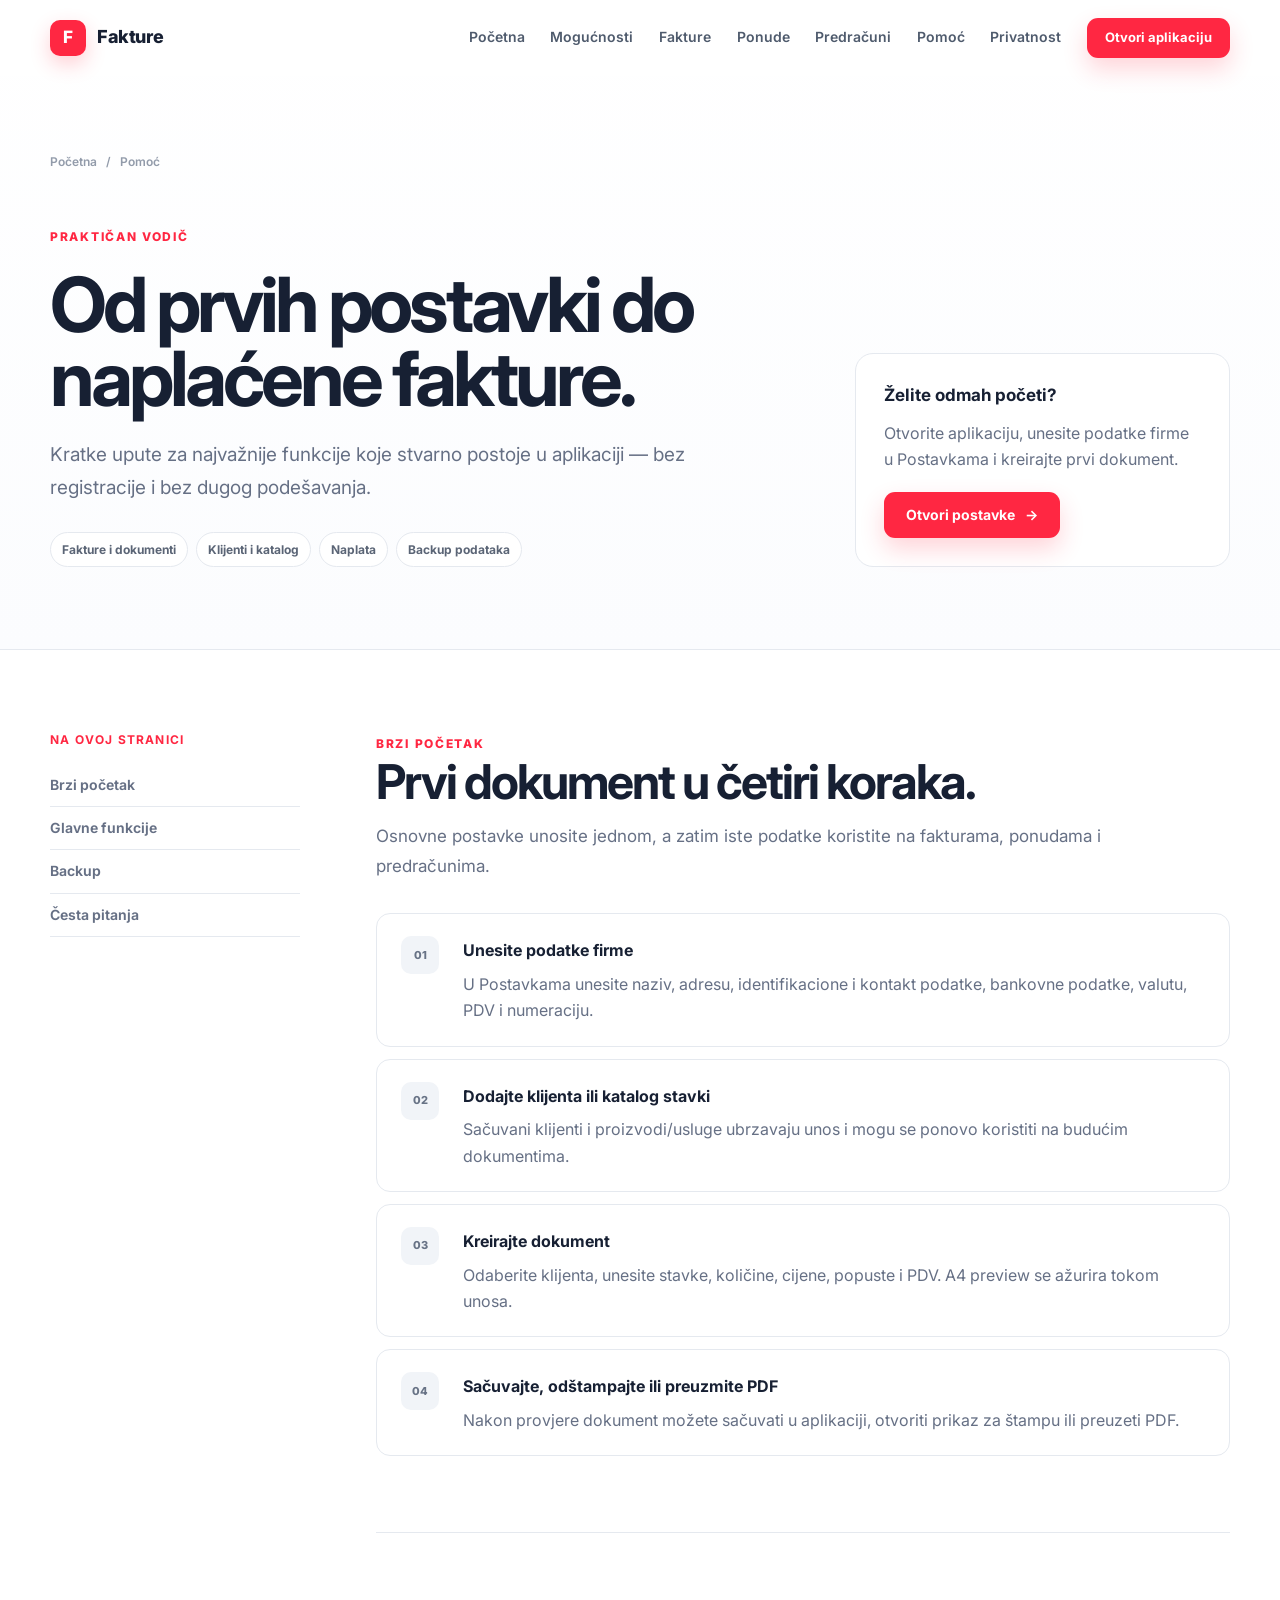
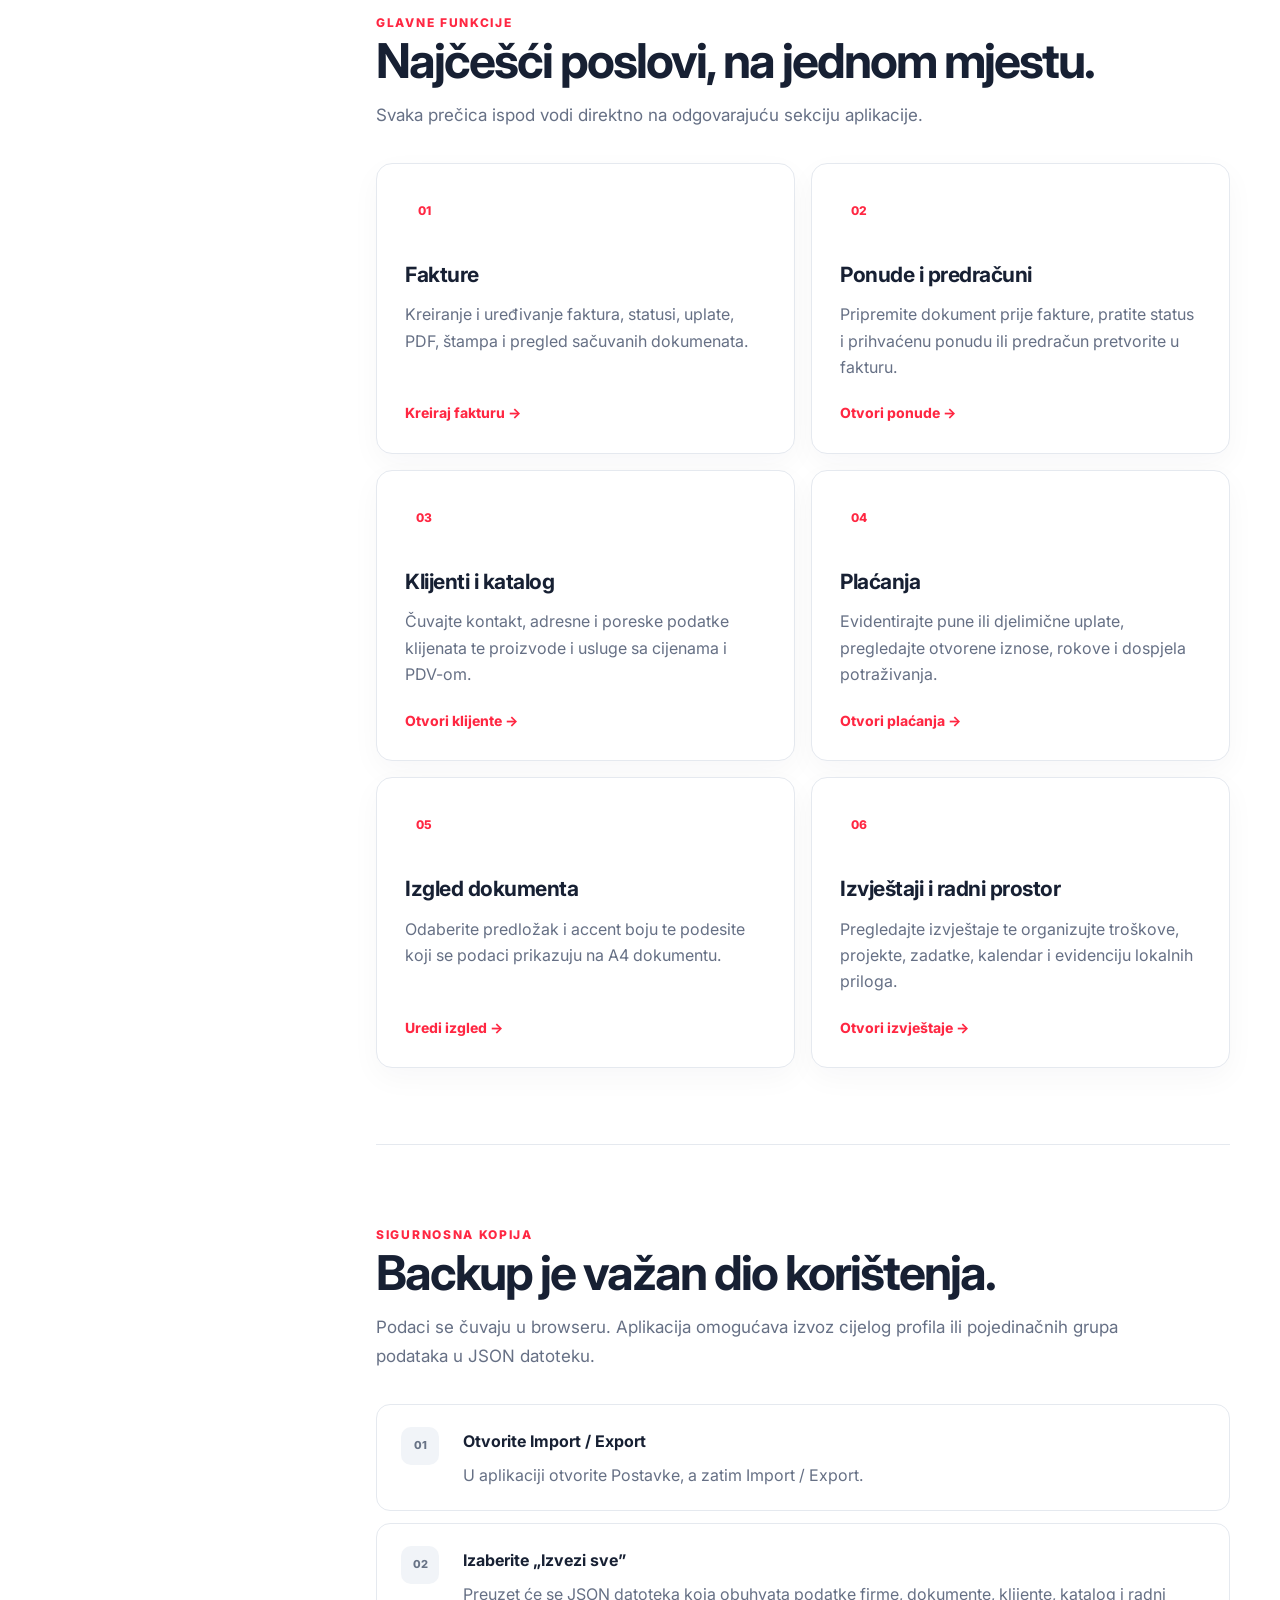
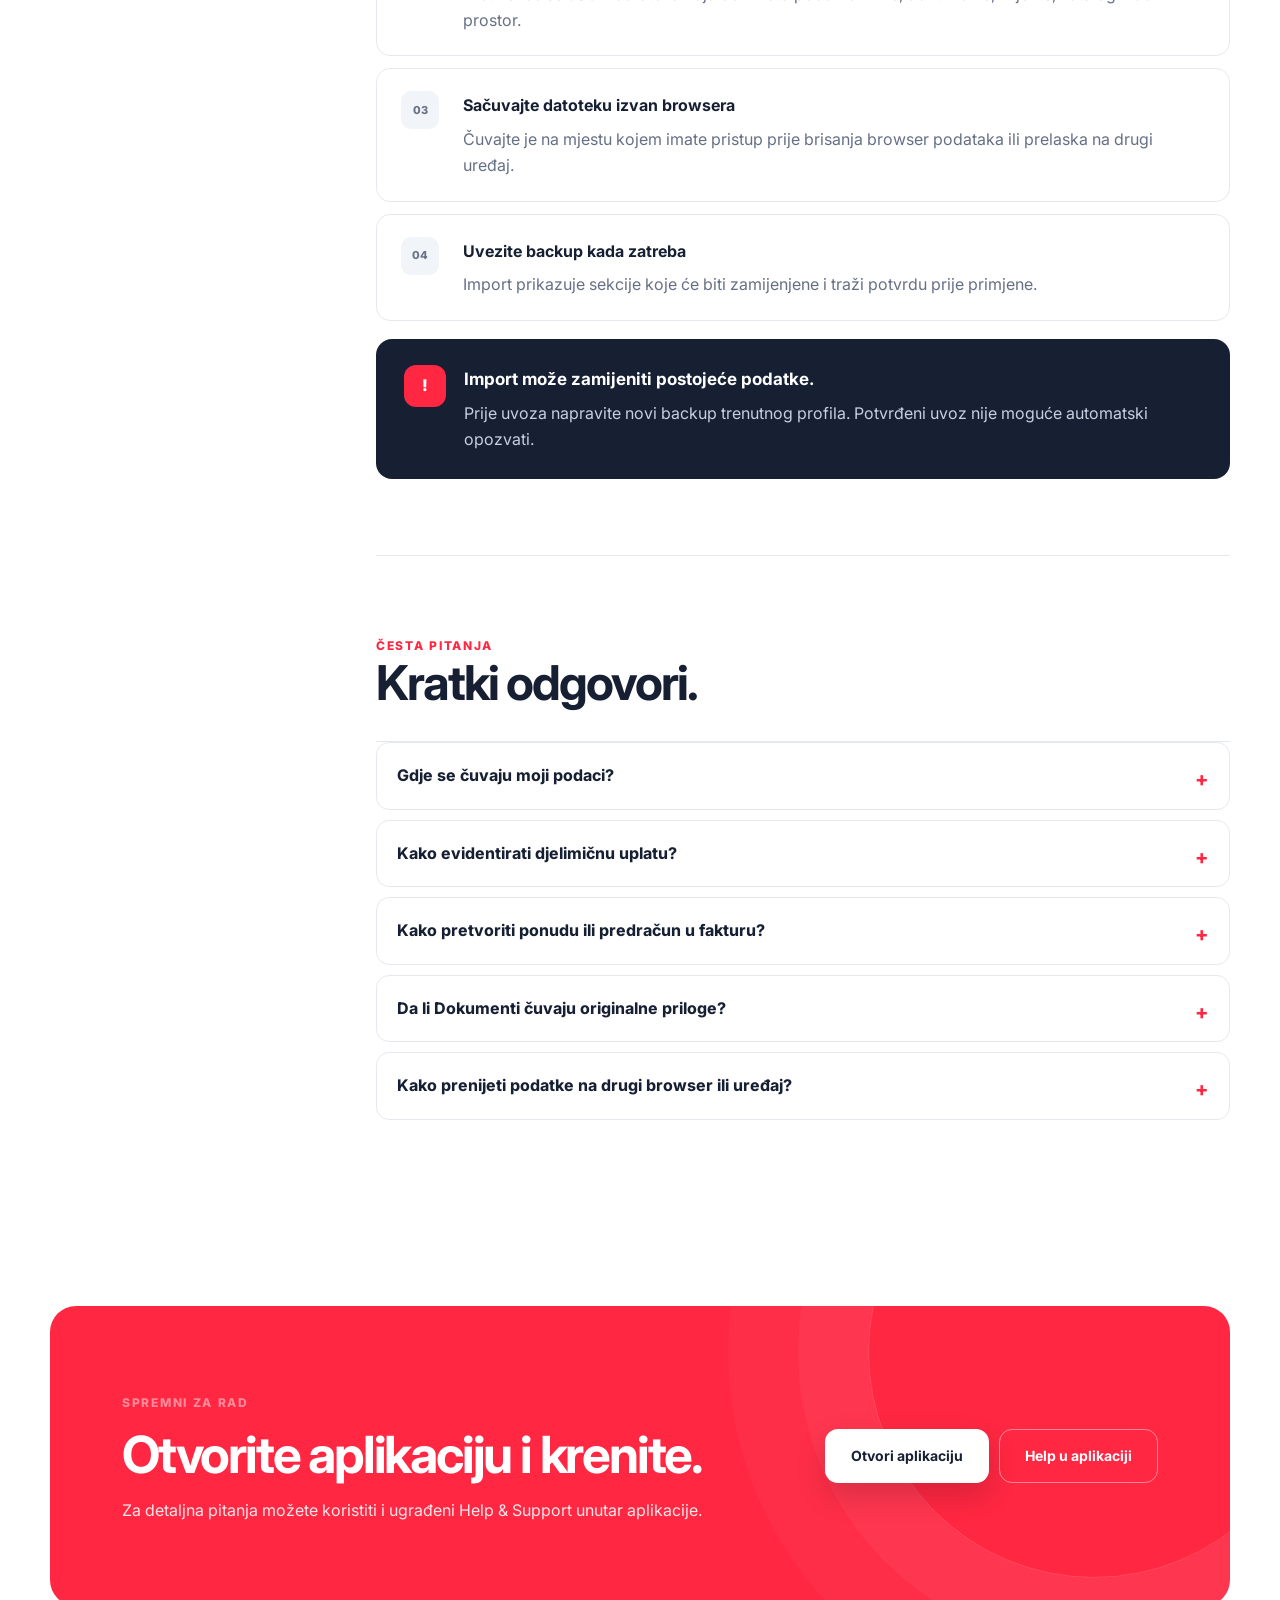
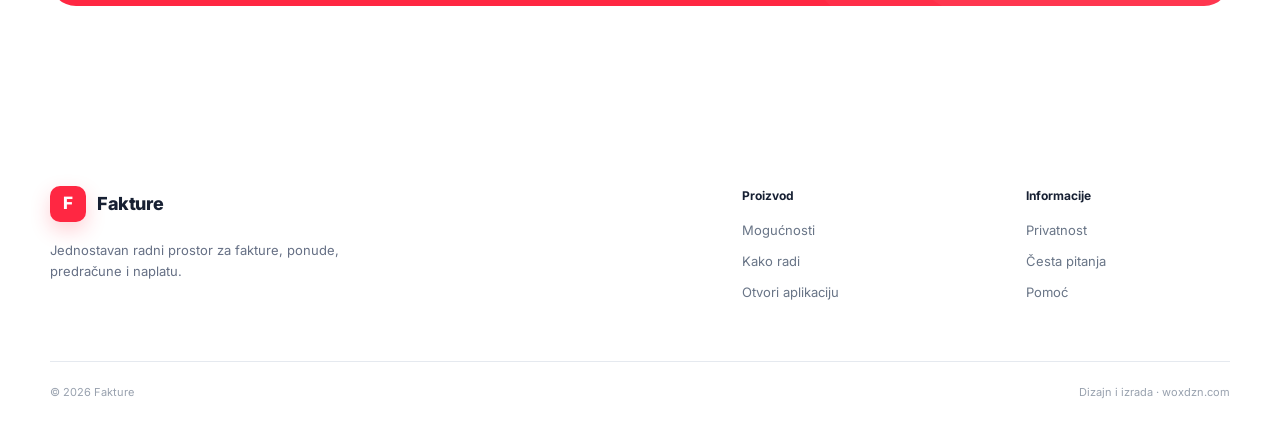
<file: help/index.html>
<!doctype html>
<html lang="bs">
<head>
  <meta charset="utf-8">
  <meta name="viewport" content="width=device-width,initial-scale=1">
  <meta name="description" content="Praktičan vodič za korištenje aplikacije Fakture: postavke firme, klijenti, fakture, ponude, predračuni, naplata i backup.">
  <meta name="theme-color" content="#ffffff">
  <title>Pomoć — Fakture</title>
  <link rel="preconnect" href="https://fonts.googleapis.com">
  <link rel="preconnect" href="https://fonts.gstatic.com" crossorigin>
  <link href="https://fonts.googleapis.com/css2?family=Inter:wght@400;500;600;700;800&amp;display=swap" rel="stylesheet">
  <link rel="stylesheet" href="../site/css/landing.css">
  <link rel="stylesheet" href="../site/css/content-pages.css?v=1">
  <script src="../site/js/landing.js" defer></script>
</head>
<body class="content-page">
  <a class="skip-link" href="#sadrzaj">Preskoči na sadržaj</a>
  <header class="site-header scrolled" data-header>
    <div class="container nav-wrap">
      <a class="brand" href="../index.html" aria-label="Fakture — početna"><span class="brand-mark" aria-hidden="true">F</span><span>Fakture</span></a>
      <button class="nav-toggle" type="button" aria-expanded="false" aria-controls="main-nav" data-nav-toggle><span class="sr-only">Otvori navigaciju</span><span></span><span></span><span></span></button>
      <nav class="main-nav" id="main-nav" aria-label="Glavna navigacija" data-nav>
        <a href="../index.html">Početna</a><a href="../features/index.html">Mogućnosti</a><a href="../features/fakture/index.html">Fakture</a><a href="../features/ponude/index.html">Ponude</a><a href="../features/predracuni/index.html">Predračuni</a><a class="active" href="index.html" aria-current="page">Pomoć</a><a href="../privacy/index.html">Privatnost</a><a class="button button-small button-primary nav-cta" href="../app/index.html">Otvori aplikaciju</a>
      </nav>
    </div>
  </header>

  <main id="sadrzaj">
    <section class="content-hero">
      <div class="container">
        <nav class="breadcrumbs" aria-label="Putanja"><a href="../index.html">Početna</a><span>/</span><span aria-current="page">Pomoć</span></nav>
        <div class="content-hero-grid">
          <div><span class="kicker">PRAKTIČAN VODIČ</span><h1>Od prvih postavki do naplaćene fakture.</h1><p class="lead">Kratke upute za najvažnije funkcije koje stvarno postoje u aplikaciji — bez registracije i bez dugog podešavanja.</p><div class="content-meta"><span>Fakture i dokumenti</span><span>Klijenti i katalog</span><span>Naplata</span><span>Backup podataka</span></div></div>
          <aside class="content-hero-aside"><strong>Želite odmah početi?</strong><p>Otvorite aplikaciju, unesite podatke firme u Postavkama i kreirajte prvi dokument.</p><a class="button button-primary" href="../app/index.html#settings">Otvori postavke <span>→</span></a></aside>
        </div>
      </div>
    </section>

    <div class="container content-layout">
      <nav class="content-toc" aria-label="Sadržaj vodiča"><strong>Na ovoj stranici</strong><a href="#pocetak">Brzi početak</a><a href="#funkcije">Glavne funkcije</a><a href="#backup">Backup</a><a href="#faq">Česta pitanja</a></nav>
      <div class="content-main">
        <section class="content-section" id="pocetak">
          <div class="content-section-head"><span class="kicker">BRZI POČETAK</span><h2>Prvi dokument u četiri koraka.</h2><p>Osnovne postavke unosite jednom, a zatim iste podatke koristite na fakturama, ponudama i predračunima.</p></div>
          <div class="steps-list">
            <article class="step-row"><div><strong>Unesite podatke firme</strong><p>U Postavkama unesite naziv, adresu, identifikacione i kontakt podatke, bankovne podatke, valutu, PDV i numeraciju.</p></div></article>
            <article class="step-row"><div><strong>Dodajte klijenta ili katalog stavki</strong><p>Sačuvani klijenti i proizvodi/usluge ubrzavaju unos i mogu se ponovo koristiti na budućim dokumentima.</p></div></article>
            <article class="step-row"><div><strong>Kreirajte dokument</strong><p>Odaberite klijenta, unesite stavke, količine, cijene, popuste i PDV. A4 preview se ažurira tokom unosa.</p></div></article>
            <article class="step-row"><div><strong>Sačuvajte, odštampajte ili preuzmite PDF</strong><p>Nakon provjere dokument možete sačuvati u aplikaciji, otvoriti prikaz za štampu ili preuzeti PDF.</p></div></article>
          </div>
        </section>

        <section class="content-section" id="funkcije">
          <div class="content-section-head"><span class="kicker">GLAVNE FUNKCIJE</span><h2>Najčešći poslovi, na jednom mjestu.</h2><p>Svaka prečica ispod vodi direktno na odgovarajuću sekciju aplikacije.</p></div>
          <div class="guide-grid">
            <article class="guide-item"><span class="guide-item-number">01</span><h3>Fakture</h3><p>Kreiranje i uređivanje faktura, statusi, uplate, PDF, štampa i pregled sačuvanih dokumenata.</p><a href="../app/index.html#invoice">Kreiraj fakturu →</a></article>
            <article class="guide-item"><span class="guide-item-number">02</span><h3>Ponude i predračuni</h3><p>Pripremite dokument prije fakture, pratite status i prihvaćenu ponudu ili predračun pretvorite u fakturu.</p><a href="../app/index.html#offers">Otvori ponude →</a></article>
            <article class="guide-item"><span class="guide-item-number">03</span><h3>Klijenti i katalog</h3><p>Čuvajte kontakt, adresne i poreske podatke klijenata te proizvode i usluge sa cijenama i PDV-om.</p><a href="../app/index.html#clients">Otvori klijente →</a></article>
            <article class="guide-item"><span class="guide-item-number">04</span><h3>Plaćanja</h3><p>Evidentirajte pune ili djelimične uplate, pregledajte otvorene iznose, rokove i dospjela potraživanja.</p><a href="../app/index.html#payments">Otvori plaćanja →</a></article>
            <article class="guide-item"><span class="guide-item-number">05</span><h3>Izgled dokumenta</h3><p>Odaberite predložak i accent boju te podesite koji se podaci prikazuju na A4 dokumentu.</p><a href="../app/index.html#appearance">Uredi izgled →</a></article>
            <article class="guide-item"><span class="guide-item-number">06</span><h3>Izvještaji i radni prostor</h3><p>Pregledajte izvještaje te organizujte troškove, projekte, zadatke, kalendar i evidenciju lokalnih priloga.</p><a href="../app/index.html#reports">Otvori izvještaje →</a></article>
          </div>
        </section>

        <section class="content-section" id="backup">
          <div class="content-section-head"><span class="kicker">SIGURNOSNA KOPIJA</span><h2>Backup je važan dio korištenja.</h2><p>Podaci se čuvaju u browseru. Aplikacija omogućava izvoz cijelog profila ili pojedinačnih grupa podataka u JSON datoteku.</p></div>
          <div class="steps-list">
            <article class="step-row"><div><strong>Otvorite Import / Export</strong><p>U aplikaciji otvorite Postavke, a zatim Import / Export.</p></div></article>
            <article class="step-row"><div><strong>Izaberite „Izvezi sve”</strong><p>Preuzet će se JSON datoteka koja obuhvata podatke firme, dokumente, klijente, katalog i radni prostor.</p></div></article>
            <article class="step-row"><div><strong>Sačuvajte datoteku izvan browsera</strong><p>Čuvajte je na mjestu kojem imate pristup prije brisanja browser podataka ili prelaska na drugi uređaj.</p></div></article>
            <article class="step-row"><div><strong>Uvezite backup kada zatreba</strong><p>Import prikazuje sekcije koje će biti zamijenjene i traži potvrdu prije primjene.</p></div></article>
          </div>
          <div class="tip-panel" style="margin-top:18px"><span class="tip-mark">!</span><div><strong>Import može zamijeniti postojeće podatke.</strong><p>Prije uvoza napravite novi backup trenutnog profila. Potvrđeni uvoz nije moguće automatski opozvati.</p></div></div>
        </section>

        <section class="content-section" id="faq">
          <div class="content-section-head"><span class="kicker">ČESTA PITANJA</span><h2>Kratki odgovori.</h2></div>
          <div class="faq-list">
            <details><summary>Gdje se čuvaju moji podaci?</summary><p>Poslovni podaci čuvaju se lokalno u browseru koji trenutno koristite. Pogledajte stranicu Privatnost za praktične posljedice takvog načina rada.</p></details>
            <details><summary>Kako evidentirati djelimičnu uplatu?</summary><p>Otvorite Plaćanja, pronađite fakturu, kliknite „+ Uplata” i unesite stvarno plaćeni iznos. Historija uplata ostaje povezana s fakturom.</p></details>
            <details><summary>Kako pretvoriti ponudu ili predračun u fakturu?</summary><p>Na listi ponuda ili predračuna koristite radnju „Faktura”. Aplikacija priprema novi nacrt s prenesenim klijentom i stavkama.</p></details>
            <details><summary>Da li Dokumenti čuvaju originalne priloge?</summary><p>Ne. Sekcija Dokumenti evidentira naziv datoteke, lokaciju i druge metapodatke. Originalna lokalna datoteka ostaje na vašem uređaju.</p></details>
            <details><summary>Kako prenijeti podatke na drugi browser ili uređaj?</summary><p>Na starom browseru izvezite kompletan backup, prenesite JSON datoteku na novi uređaj i uvezite je kroz Import / Export.</p></details>
          </div>
        </section>
      </div>
    </div>

    <section class="content-cta"><div class="container"><div class="cta-panel"><div><span class="kicker kicker-light">SPREMNI ZA RAD</span><h2>Otvorite aplikaciju i krenite.</h2><p>Za detaljna pitanja možete koristiti i ugrađeni Help &amp; Support unutar aplikacije.</p></div><div class="content-cta-actions"><a class="button button-white button-large" href="../app/index.html">Otvori aplikaciju</a><a class="button button-ghost button-large" href="../app/index.html#support">Help u aplikaciji</a></div></div></div></section>
  </main>

  <footer class="site-footer"><div class="container footer-main"><div class="footer-brand"><a class="brand" href="../index.html"><span class="brand-mark" aria-hidden="true">F</span><span>Fakture</span></a><p>Jednostavan radni prostor za fakture, ponude, predračune i naplatu.</p></div><div class="footer-links"><strong>Proizvod</strong><a href="../features/index.html">Mogućnosti</a><a href="../index.html#kako-radi">Kako radi</a><a href="../app/index.html">Otvori aplikaciju</a></div><div class="footer-links"><strong>Informacije</strong><a href="../privacy/index.html">Privatnost</a><a href="index.html#faq">Česta pitanja</a><a href="index.html">Pomoć</a></div></div><div class="container footer-bottom"><span>© <span data-year></span> Fakture</span><span>Dizajn i izrada · woxdzn.com</span></div></footer>
</body>
</html>
</file>
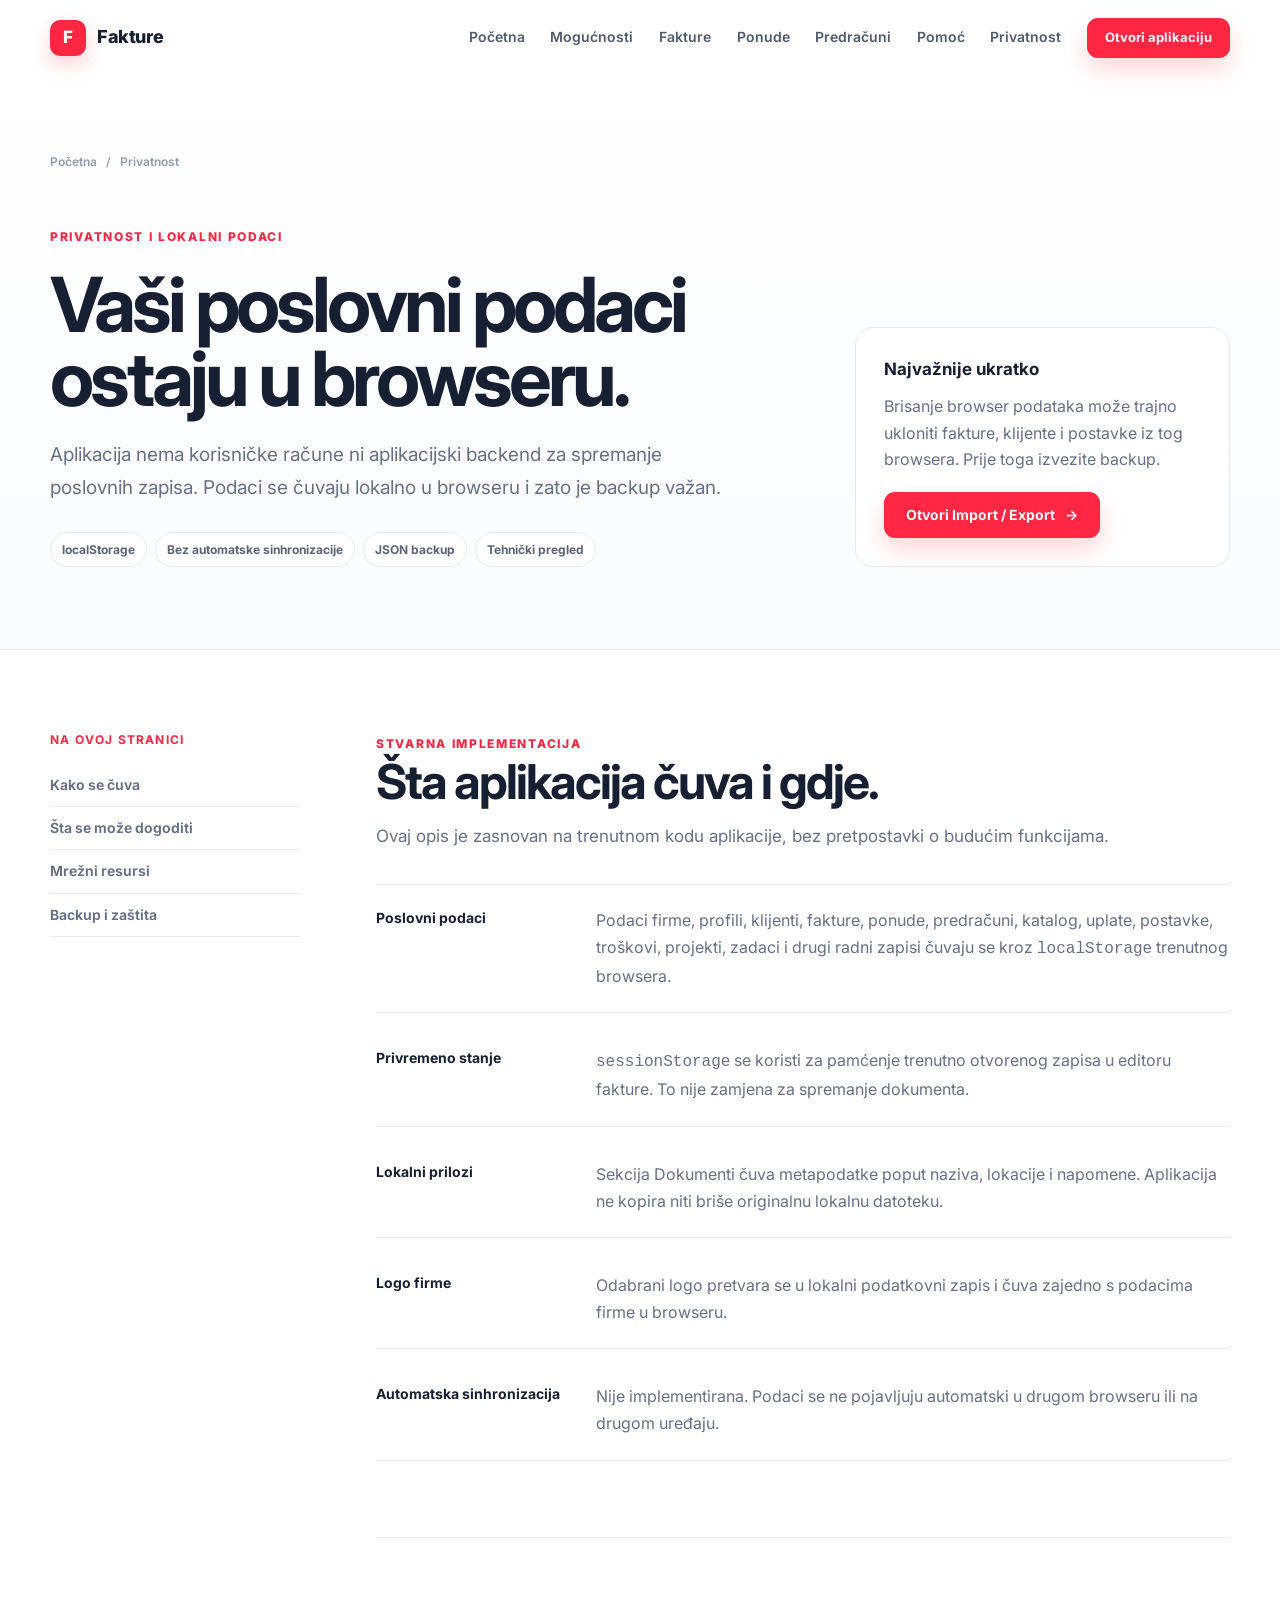
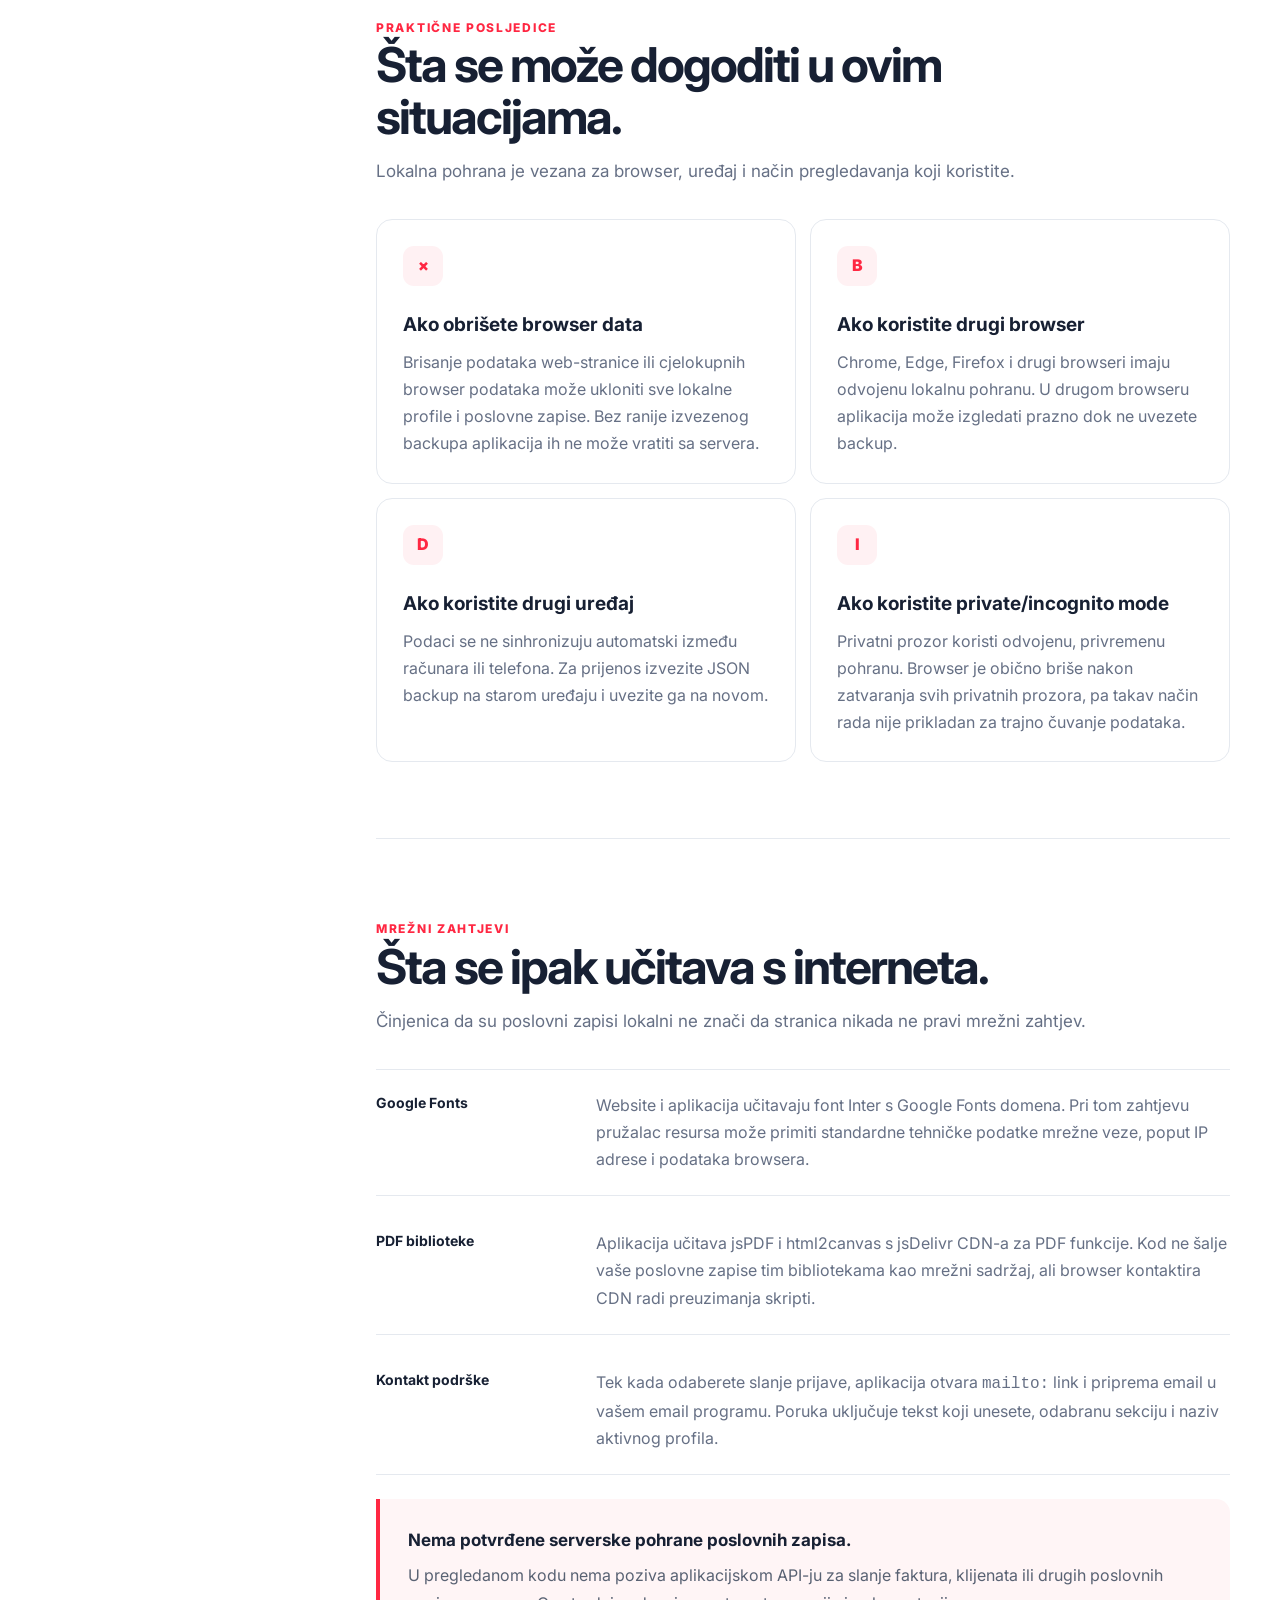
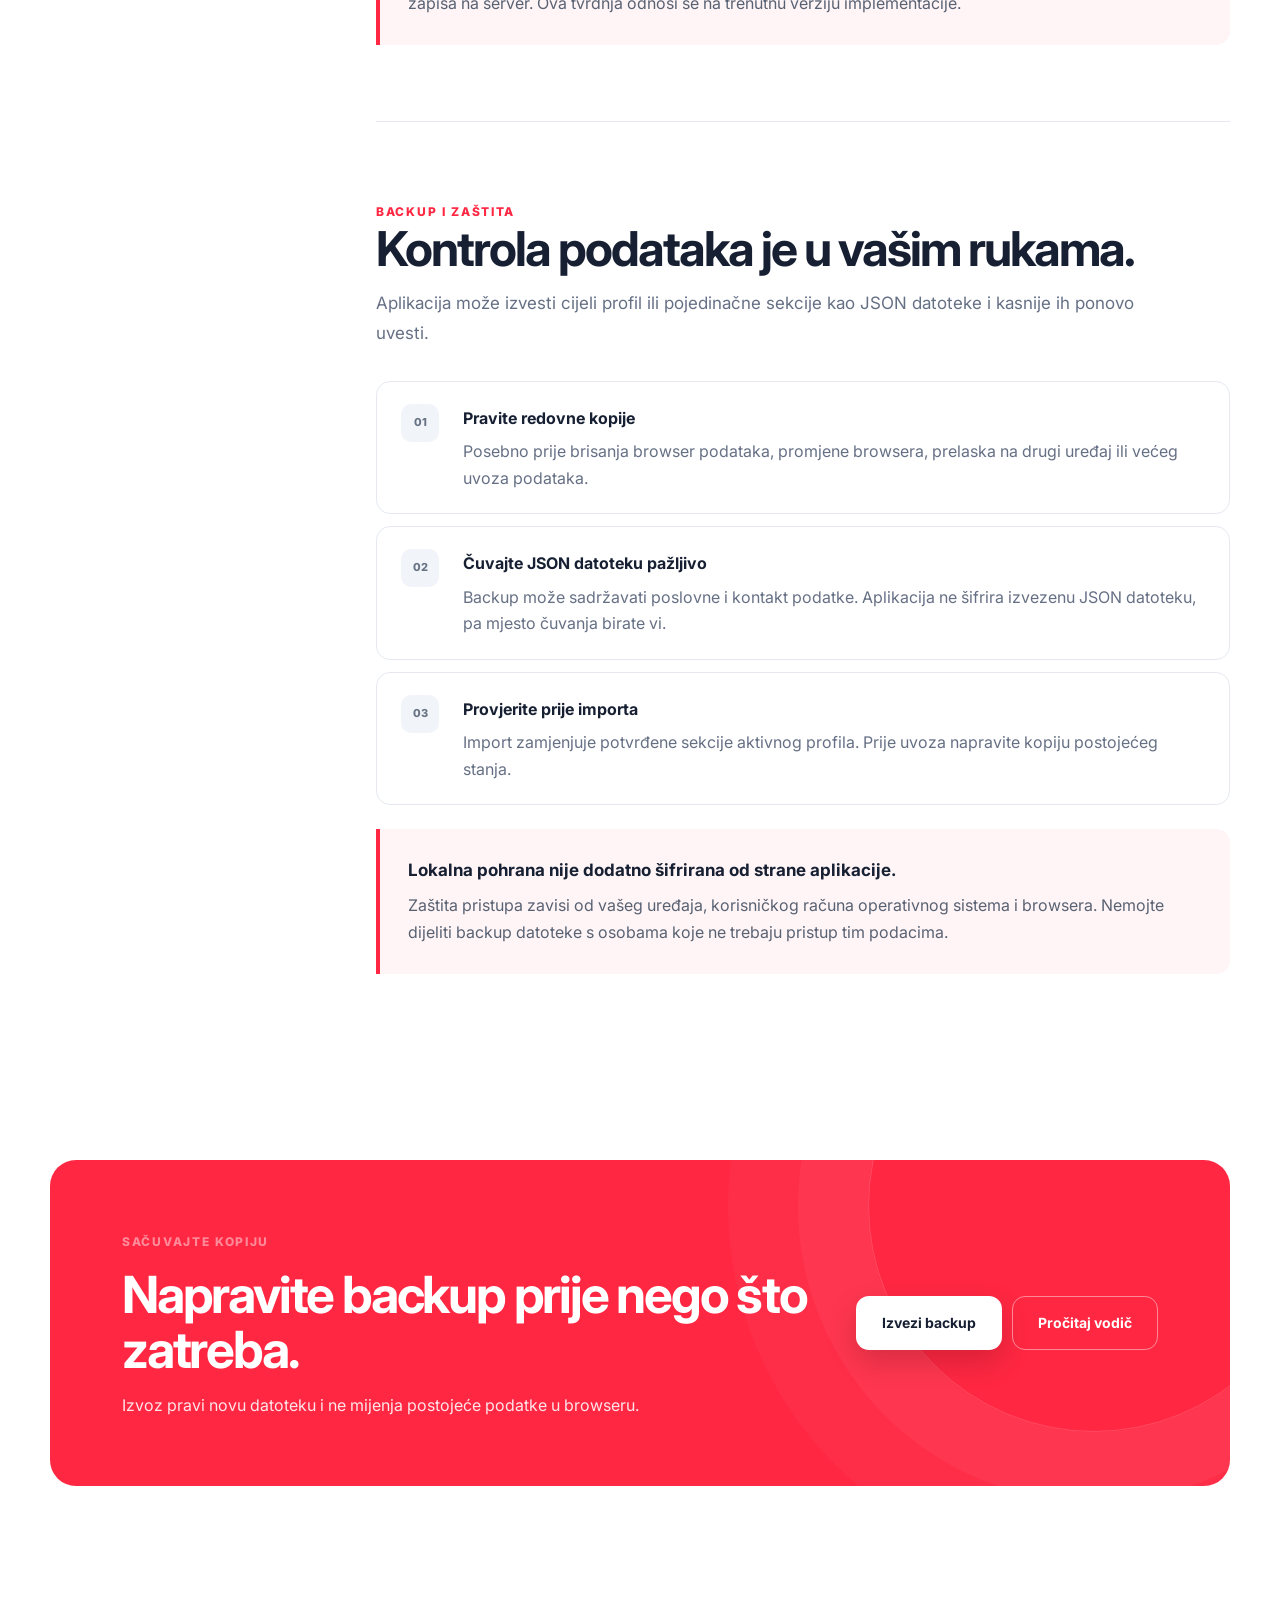
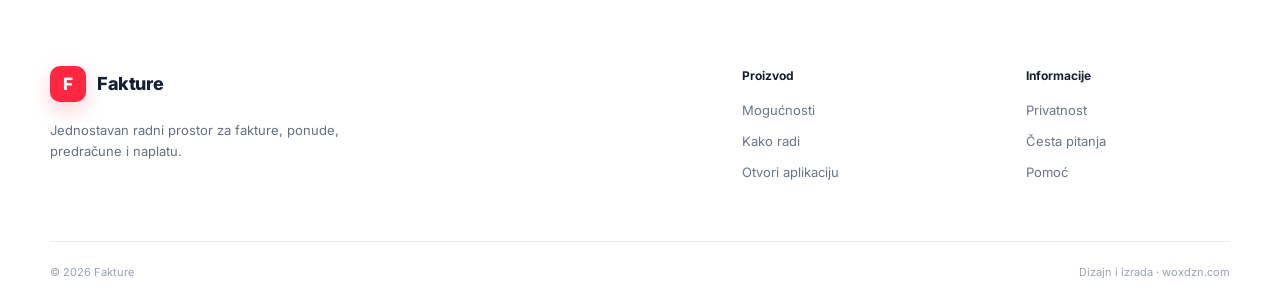
<file: privacy/index.html>
<!doctype html>
<html lang="bs">
<head>
  <meta charset="utf-8">
  <meta name="viewport" content="width=device-width,initial-scale=1">
  <meta name="description" content="Kako aplikacija Fakture tehnički čuva poslovne podatke u browseru i šta to znači pri brisanju podataka, promjeni browsera ili uređaja.">
  <meta name="theme-color" content="#ffffff">
  <title>Privatnost i lokalni podaci — Fakture</title>
  <link rel="preconnect" href="https://fonts.googleapis.com">
  <link rel="preconnect" href="https://fonts.gstatic.com" crossorigin>
  <link href="https://fonts.googleapis.com/css2?family=Inter:wght@400;500;600;700;800&amp;display=swap" rel="stylesheet">
  <link rel="stylesheet" href="../site/css/landing.css">
  <link rel="stylesheet" href="../site/css/content-pages.css?v=1">
  <script src="../site/js/landing.js" defer></script>
</head>
<body class="content-page">
  <a class="skip-link" href="#sadrzaj">Preskoči na sadržaj</a>
  <header class="site-header scrolled" data-header>
    <div class="container nav-wrap">
      <a class="brand" href="../index.html" aria-label="Fakture — početna"><span class="brand-mark" aria-hidden="true">F</span><span>Fakture</span></a>
      <button class="nav-toggle" type="button" aria-expanded="false" aria-controls="main-nav" data-nav-toggle><span class="sr-only">Otvori navigaciju</span><span></span><span></span><span></span></button>
      <nav class="main-nav" id="main-nav" aria-label="Glavna navigacija" data-nav>
        <a href="../index.html">Početna</a><a href="../features/index.html">Mogućnosti</a><a href="../features/fakture/index.html">Fakture</a><a href="../features/ponude/index.html">Ponude</a><a href="../features/predracuni/index.html">Predračuni</a><a href="../help/index.html">Pomoć</a><a class="active" href="index.html" aria-current="page">Privatnost</a><a class="button button-small button-primary nav-cta" href="../app/index.html">Otvori aplikaciju</a>
      </nav>
    </div>
  </header>

  <main id="sadrzaj">
    <section class="content-hero">
      <div class="container">
        <nav class="breadcrumbs" aria-label="Putanja"><a href="../index.html">Početna</a><span>/</span><span aria-current="page">Privatnost</span></nav>
        <div class="content-hero-grid">
          <div><span class="kicker">PRIVATNOST I LOKALNI PODACI</span><h1>Vaši poslovni podaci ostaju u browseru.</h1><p class="lead">Aplikacija nema korisničke račune ni aplikacijski backend za spremanje poslovnih zapisa. Podaci se čuvaju lokalno u browseru i zato je backup važan.</p><div class="content-meta"><span>localStorage</span><span>Bez automatske sinhronizacije</span><span>JSON backup</span><span>Tehnički pregled</span></div></div>
          <aside class="content-hero-aside"><strong>Najvažnije ukratko</strong><p>Brisanje browser podataka može trajno ukloniti fakture, klijente i postavke iz tog browsera. Prije toga izvezite backup.</p><a class="button button-primary" href="../app/index.html#importexport">Otvori Import / Export <span>→</span></a></aside>
        </div>
      </div>
    </section>

    <div class="container content-layout">
      <nav class="content-toc" aria-label="Sadržaj stranice"><strong>Na ovoj stranici</strong><a href="#cuvanje">Kako se čuva</a><a href="#situacije">Šta se može dogoditi</a><a href="#mreza">Mrežni resursi</a><a href="#backup">Backup i zaštita</a></nav>
      <div class="content-main">
        <section class="content-section" id="cuvanje">
          <div class="content-section-head"><span class="kicker">STVARNA IMPLEMENTACIJA</span><h2>Šta aplikacija čuva i gdje.</h2><p>Ovaj opis je zasnovan na trenutnom kodu aplikacije, bez pretpostavki o budućim funkcijama.</p></div>
          <div class="fact-list">
            <div class="fact-row"><strong>Poslovni podaci</strong><p>Podaci firme, profili, klijenti, fakture, ponude, predračuni, katalog, uplate, postavke, troškovi, projekti, zadaci i drugi radni zapisi čuvaju se kroz <code>localStorage</code> trenutnog browsera.</p></div>
            <div class="fact-row"><strong>Privremeno stanje</strong><p><code>sessionStorage</code> se koristi za pamćenje trenutno otvorenog zapisa u editoru fakture. To nije zamjena za spremanje dokumenta.</p></div>
            <div class="fact-row"><strong>Lokalni prilozi</strong><p>Sekcija Dokumenti čuva metapodatke poput naziva, lokacije i napomene. Aplikacija ne kopira niti briše originalnu lokalnu datoteku.</p></div>
            <div class="fact-row"><strong>Logo firme</strong><p>Odabrani logo pretvara se u lokalni podatkovni zapis i čuva zajedno s podacima firme u browseru.</p></div>
            <div class="fact-row"><strong>Automatska sinhronizacija</strong><p>Nije implementirana. Podaci se ne pojavljuju automatski u drugom browseru ili na drugom uređaju.</p></div>
          </div>
        </section>

        <section class="content-section" id="situacije">
          <div class="content-section-head"><span class="kicker">PRAKTIČNE POSLJEDICE</span><h2>Šta se može dogoditi u ovim situacijama.</h2><p>Lokalna pohrana je vezana za browser, uređaj i način pregledavanja koji koristite.</p></div>
          <div class="scenario-grid">
            <article class="scenario-card"><span class="scenario-icon">×</span><h3>Ako obrišete browser data</h3><p>Brisanje podataka web-stranice ili cjelokupnih browser podataka može ukloniti sve lokalne profile i poslovne zapise. Bez ranije izvezenog backupa aplikacija ih ne može vratiti sa servera.</p></article>
            <article class="scenario-card"><span class="scenario-icon">B</span><h3>Ako koristite drugi browser</h3><p>Chrome, Edge, Firefox i drugi browseri imaju odvojenu lokalnu pohranu. U drugom browseru aplikacija može izgledati prazno dok ne uvezete backup.</p></article>
            <article class="scenario-card"><span class="scenario-icon">D</span><h3>Ako koristite drugi uređaj</h3><p>Podaci se ne sinhronizuju automatski između računara ili telefona. Za prijenos izvezite JSON backup na starom uređaju i uvezite ga na novom.</p></article>
            <article class="scenario-card"><span class="scenario-icon">I</span><h3>Ako koristite private/incognito mode</h3><p>Privatni prozor koristi odvojenu, privremenu pohranu. Browser je obično briše nakon zatvaranja svih privatnih prozora, pa takav način rada nije prikladan za trajno čuvanje podataka.</p></article>
          </div>
        </section>

        <section class="content-section" id="mreza">
          <div class="content-section-head"><span class="kicker">MREŽNI ZAHTJEVI</span><h2>Šta se ipak učitava s interneta.</h2><p>Činjenica da su poslovni zapisi lokalni ne znači da stranica nikada ne pravi mrežni zahtjev.</p></div>
          <div class="fact-list">
            <div class="fact-row"><strong>Google Fonts</strong><p>Website i aplikacija učitavaju font Inter s Google Fonts domena. Pri tom zahtjevu pružalac resursa može primiti standardne tehničke podatke mrežne veze, poput IP adrese i podataka browsera.</p></div>
            <div class="fact-row"><strong>PDF biblioteke</strong><p>Aplikacija učitava jsPDF i html2canvas s jsDelivr CDN-a za PDF funkcije. Kod ne šalje vaše poslovne zapise tim bibliotekama kao mrežni sadržaj, ali browser kontaktira CDN radi preuzimanja skripti.</p></div>
            <div class="fact-row"><strong>Kontakt podrške</strong><p>Tek kada odaberete slanje prijave, aplikacija otvara <code>mailto:</code> link i priprema email u vašem email programu. Poruka uključuje tekst koji unesete, odabranu sekciju i naziv aktivnog profila.</p></div>
          </div>
          <div class="plain-warning" style="margin-top:24px"><strong>Nema potvrđene serverske pohrane poslovnih zapisa.</strong><p>U pregledanom kodu nema poziva aplikacijskom API-ju za slanje faktura, klijenata ili drugih poslovnih zapisa na server. Ova tvrdnja odnosi se na trenutnu verziju implementacije.</p></div>
        </section>

        <section class="content-section" id="backup">
          <div class="content-section-head"><span class="kicker">BACKUP I ZAŠTITA</span><h2>Kontrola podataka je u vašim rukama.</h2><p>Aplikacija može izvesti cijeli profil ili pojedinačne sekcije kao JSON datoteke i kasnije ih ponovo uvesti.</p></div>
          <div class="steps-list">
            <article class="step-row"><div><strong>Pravite redovne kopije</strong><p>Posebno prije brisanja browser podataka, promjene browsera, prelaska na drugi uređaj ili većeg uvoza podataka.</p></div></article>
            <article class="step-row"><div><strong>Čuvajte JSON datoteku pažljivo</strong><p>Backup može sadržavati poslovne i kontakt podatke. Aplikacija ne šifrira izvezenu JSON datoteku, pa mjesto čuvanja birate vi.</p></div></article>
            <article class="step-row"><div><strong>Provjerite prije importa</strong><p>Import zamjenjuje potvrđene sekcije aktivnog profila. Prije uvoza napravite kopiju postojećeg stanja.</p></div></article>
          </div>
          <div class="plain-warning" style="margin-top:24px"><strong>Lokalna pohrana nije dodatno šifrirana od strane aplikacije.</strong><p>Zaštita pristupa zavisi od vašeg uređaja, korisničkog računa operativnog sistema i browsera. Nemojte dijeliti backup datoteke s osobama koje ne trebaju pristup tim podacima.</p></div>
        </section>
      </div>
    </div>

    <section class="content-cta"><div class="container"><div class="cta-panel"><div><span class="kicker kicker-light">SAČUVAJTE KOPIJU</span><h2>Napravite backup prije nego što zatreba.</h2><p>Izvoz pravi novu datoteku i ne mijenja postojeće podatke u browseru.</p></div><div class="content-cta-actions"><a class="button button-white button-large" href="../app/index.html#importexport">Izvezi backup</a><a class="button button-ghost button-large" href="../help/index.html#backup">Pročitaj vodič</a></div></div></div></section>
  </main>

  <footer class="site-footer"><div class="container footer-main"><div class="footer-brand"><a class="brand" href="../index.html"><span class="brand-mark" aria-hidden="true">F</span><span>Fakture</span></a><p>Jednostavan radni prostor za fakture, ponude, predračune i naplatu.</p></div><div class="footer-links"><strong>Proizvod</strong><a href="../features/index.html">Mogućnosti</a><a href="../index.html#kako-radi">Kako radi</a><a href="../app/index.html">Otvori aplikaciju</a></div><div class="footer-links"><strong>Informacije</strong><a href="index.html">Privatnost</a><a href="../help/index.html#faq">Česta pitanja</a><a href="../help/index.html">Pomoć</a></div></div><div class="container footer-bottom"><span>© <span data-year></span> Fakture</span><span>Dizajn i izrada · woxdzn.com</span></div></footer>
</body>
</html>
</file>
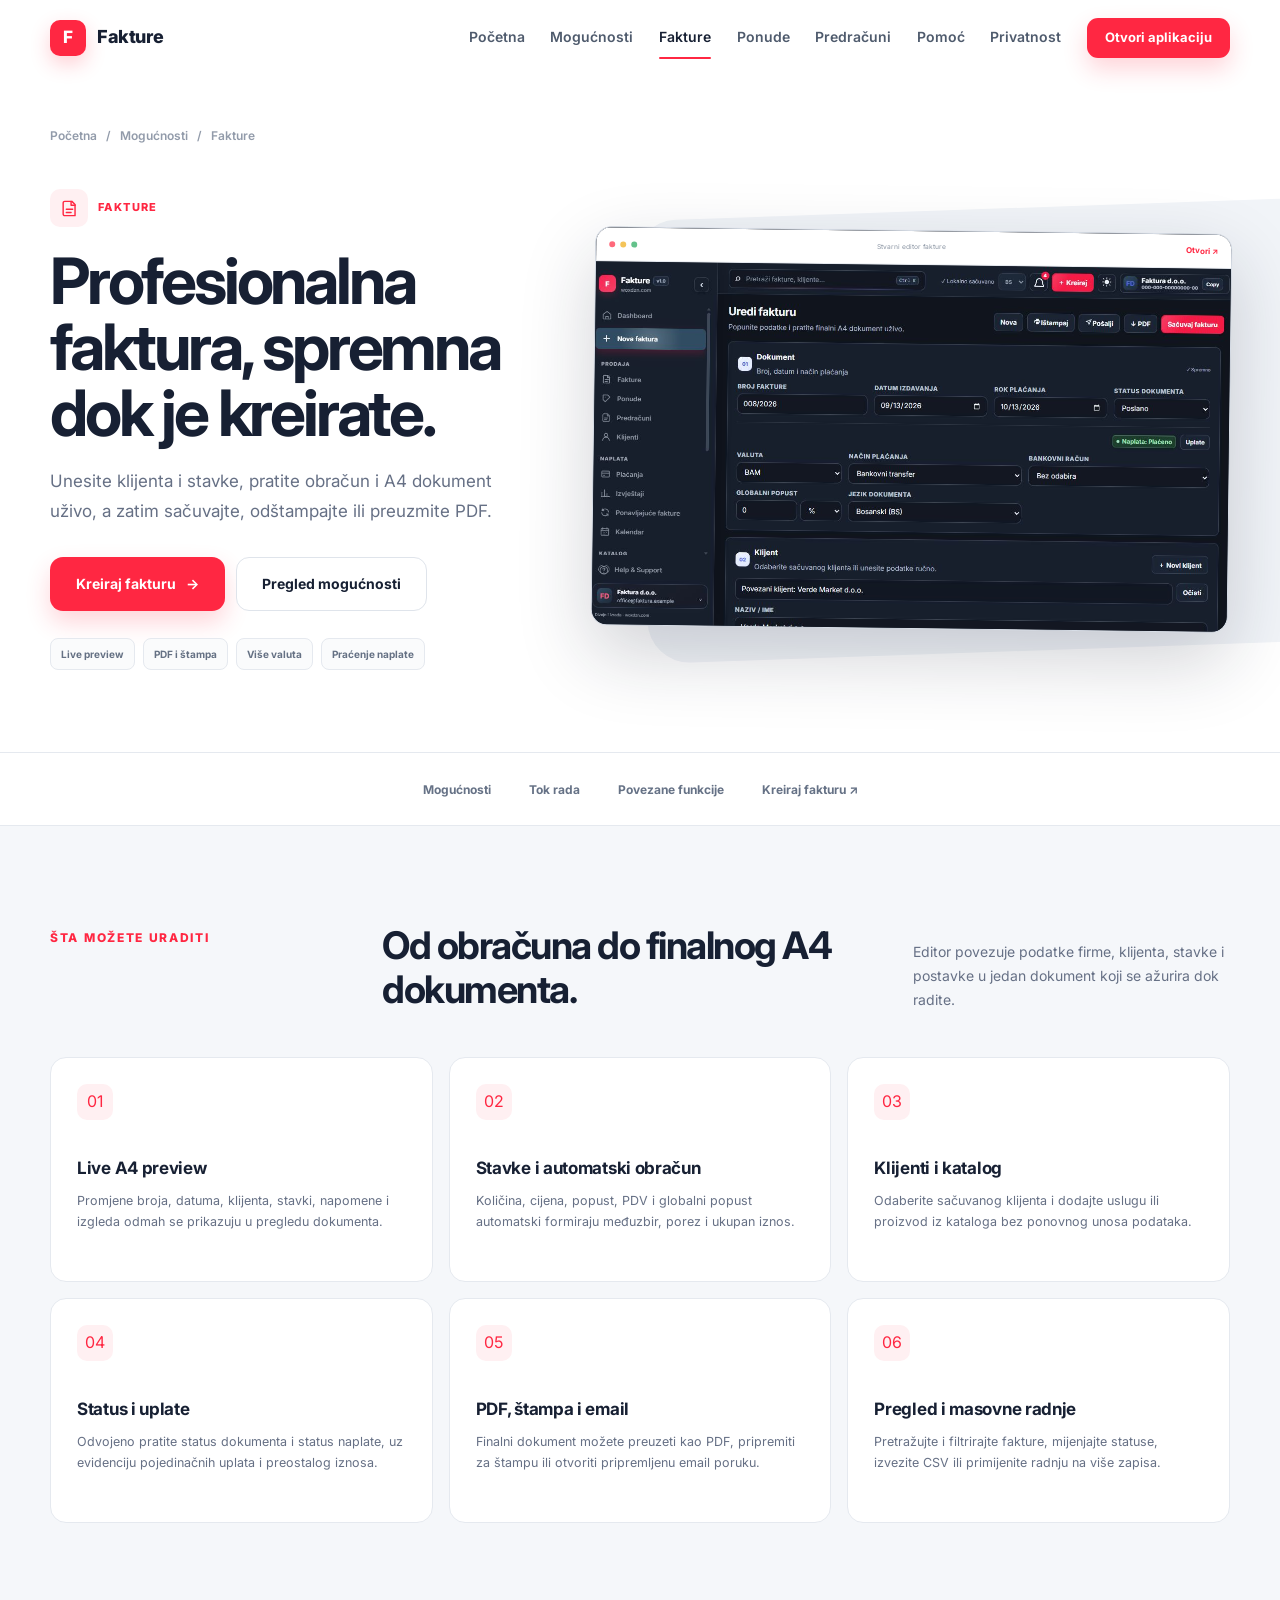
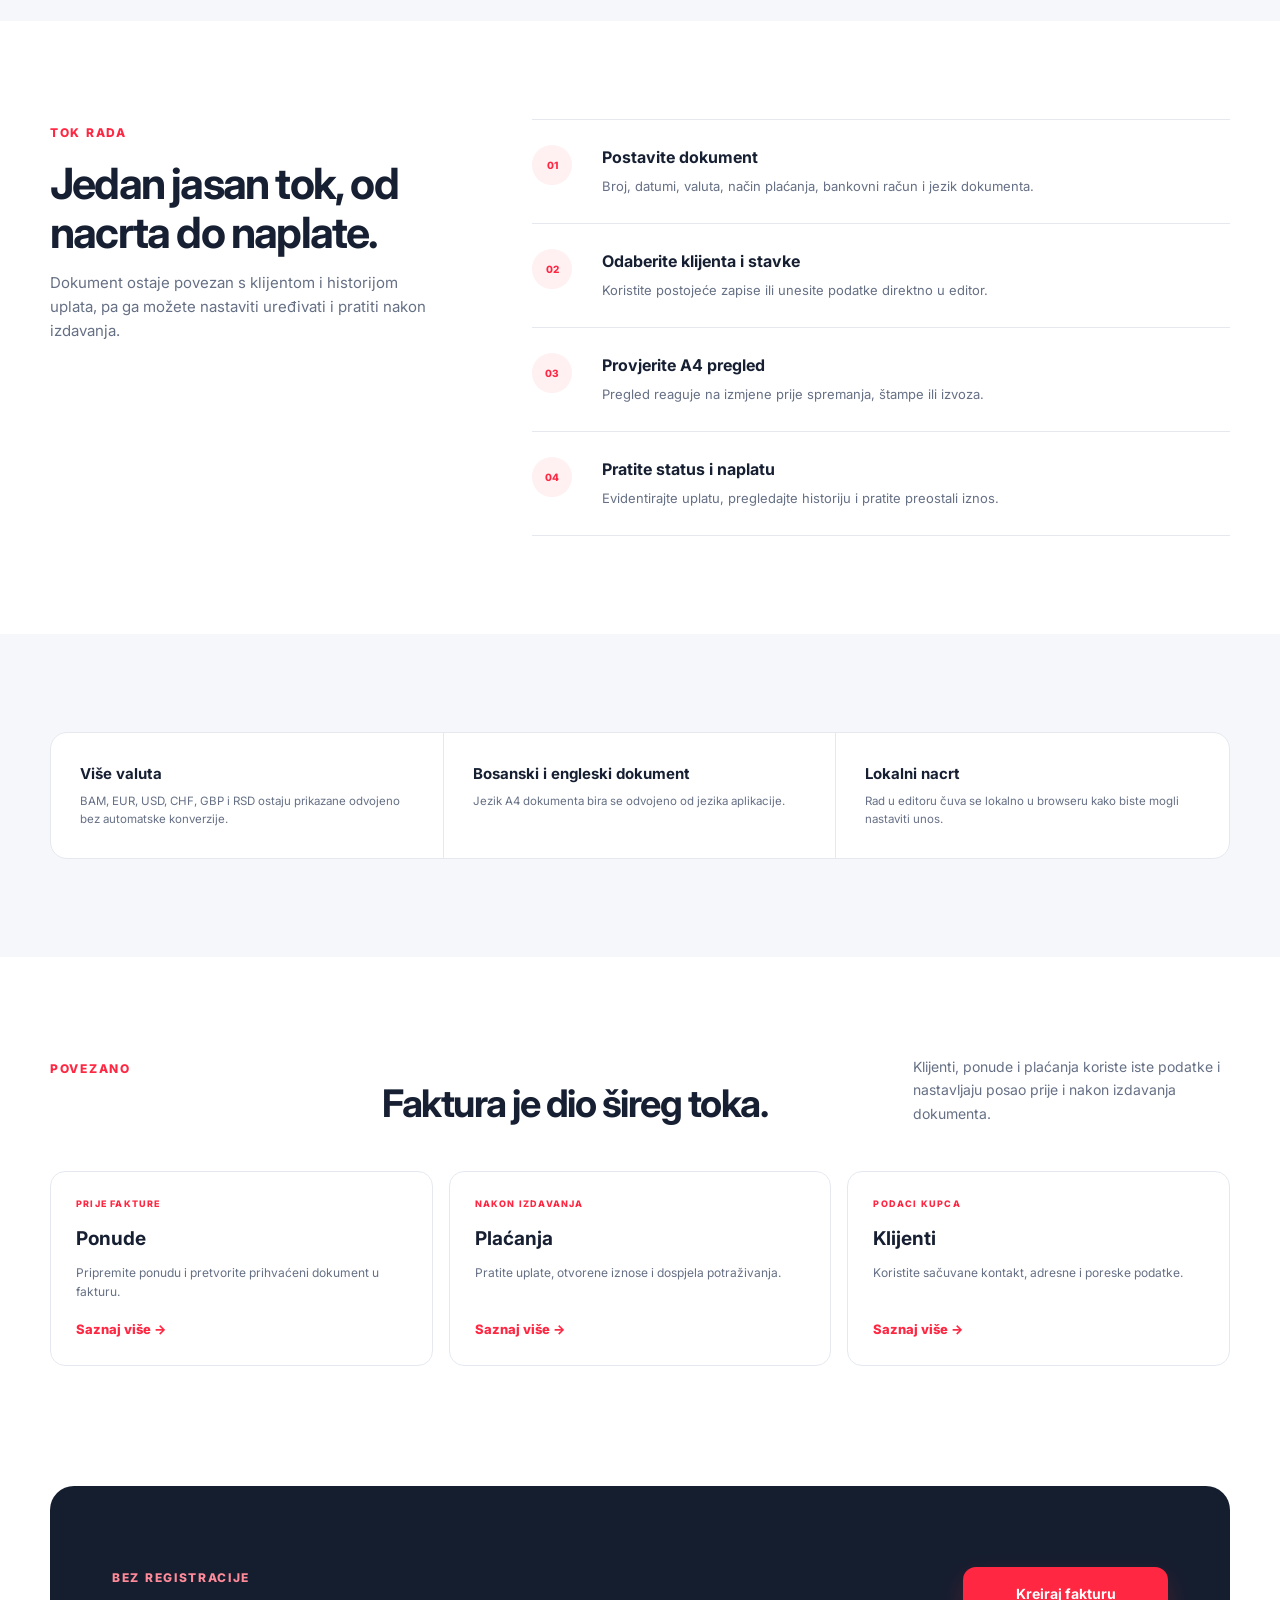
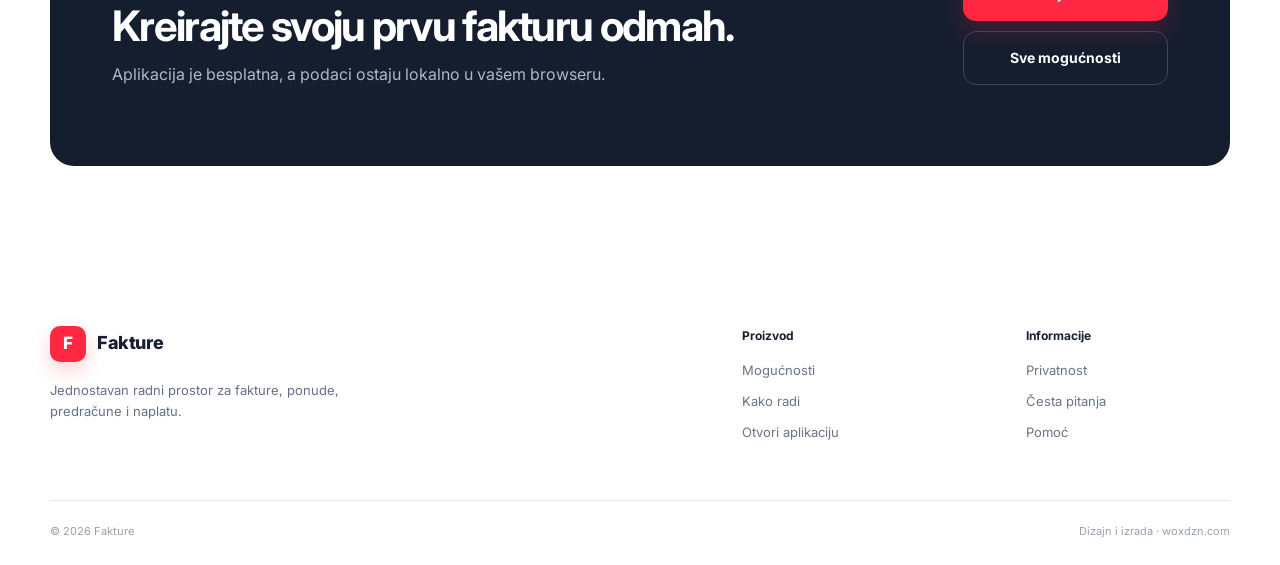
<file: features/fakture/index.html>
<!doctype html><html lang="bs"><head><meta charset="utf-8"><meta name="viewport" content="width=device-width,initial-scale=1"><meta name="description" content="Kreirajte, uređujte, pratite i izvezite profesionalne fakture uz live A4 preview."><meta name="theme-color" content="#ffffff"><title>Fakture — Mogućnosti</title><link rel="preconnect" href="https://fonts.googleapis.com"><link rel="preconnect" href="https://fonts.gstatic.com" crossorigin><link href="https://fonts.googleapis.com/css2?family=Inter:wght@400;500;600;700;800&amp;display=swap" rel="stylesheet"><link rel="stylesheet" href="../../site/css/landing.css"><link rel="stylesheet" href="../../site/css/features.css"><link rel="stylesheet" href="../../site/css/feature-detail.css"><script src="../../site/js/landing.js" defer></script></head>
<body><a class="skip-link" href="#sadrzaj">Preskoči na sadržaj</a>
<header class="site-header scrolled" data-header><div class="container nav-wrap"><a class="brand" href="../../index.html" aria-label="Fakture — početna"><span class="brand-mark">F</span><span>Fakture</span></a><button class="nav-toggle" type="button" aria-expanded="false" aria-controls="main-nav" data-nav-toggle><span class="sr-only">Otvori navigaciju</span><span></span><span></span><span></span></button><nav class="main-nav" id="main-nav" aria-label="Glavna navigacija" data-nav><a href="../../index.html">Početna</a><a href="../index.html">Mogućnosti</a><a class="active" href="../fakture/index.html" aria-current="page">Fakture</a><a href="../ponude/index.html">Ponude</a><a href="../predracuni/index.html">Predračuni</a><a href="../../help/index.html">Pomoć</a><a href="../../privacy/index.html">Privatnost</a><a class="button button-small button-primary nav-cta" href="../../app/index.html">Otvori aplikaciju</a></nav></div></header>
<main id="sadrzaj">
<section class="detail-hero"><div class="container"><nav class="breadcrumbs" aria-label="Putanja"><a href="../../index.html">Početna</a><span>/</span><a href="../index.html">Mogućnosti</a><span>/</span><span>Fakture</span></nav><div class="detail-hero-grid"><div class="detail-hero-copy"><div class="detail-eyebrow"><span class="overview-icon red"><svg viewBox="0 0 24 24" aria-hidden="true"><path d="M6 3h9l4 4v14H6a2 2 0 0 1-2-2V5a2 2 0 0 1 2-2Z"/><path d="M14 3v5h5M8 13h8M8 17h6"/></svg></span>Fakture</div><h1>Profesionalna faktura, spremna dok je kreirate.</h1><p class="detail-lead">Unesite klijenta i stavke, pratite obračun i A4 dokument uživo, a zatim sačuvajte, odštampajte ili preuzmite PDF.</p><div class="detail-actions"><a class="button button-primary button-large" href="../../app/index.html#invoice">Kreiraj fakturu <span>→</span></a><a class="button button-secondary button-large" href="#mogucnosti">Pregled mogućnosti</a></div><div class="detail-tags"><span>Live preview</span><span>PDF i štampa</span><span>Više valuta</span><span>Praćenje naplate</span></div></div><div class="detail-shot-wrap"><a class="detail-shot" href="../../app/index.html#invoice"><div class="detail-shot-bar"><span><i></i><i></i><i></i></span><small>Stvarni editor fakture</small><em>Otvori ↗</em></div><img src="../../assets/images/features/fakture.png" alt="Stvarni editor fakture u aplikaciji"></a></div></div></div></section>
<nav class="detail-nav" aria-label="Sadržaj stranice"><div class="container"><a href="#mogucnosti">Mogućnosti</a><a href="#tok-rada">Tok rada</a><a href="#povezano">Povezane funkcije</a><a href="../../app/index.html#invoice">Kreiraj fakturu ↗</a></div></nav>
<section class="detail-section muted" id="mogucnosti"><div class="container"><div class="detail-section-head"><span class="kicker">ŠTA MOŽETE URADITI</span><h2>Od obračuna do finalnog A4 dokumenta.</h2><p>Editor povezuje podatke firme, klijenta, stavke i postavke u jedan dokument koji se ažurira dok radite.</p></div><div class="capability-grid">
<article class="capability-card"><span class="cap-icon">01</span><h3>Live A4 preview</h3><p>Promjene broja, datuma, klijenta, stavki, napomene i izgleda odmah se prikazuju u pregledu dokumenta.</p></article><article class="capability-card"><span class="cap-icon">02</span><h3>Stavke i automatski obračun</h3><p>Količina, cijena, popust, PDV i globalni popust automatski formiraju međuzbir, porez i ukupan iznos.</p></article><article class="capability-card"><span class="cap-icon">03</span><h3>Klijenti i katalog</h3><p>Odaberite sačuvanog klijenta i dodajte uslugu ili proizvod iz kataloga bez ponovnog unosa podataka.</p></article><article class="capability-card"><span class="cap-icon">04</span><h3>Status i uplate</h3><p>Odvojeno pratite status dokumenta i status naplate, uz evidenciju pojedinačnih uplata i preostalog iznosa.</p></article><article class="capability-card"><span class="cap-icon">05</span><h3>PDF, štampa i email</h3><p>Finalni dokument možete preuzeti kao PDF, pripremiti za štampu ili otvoriti pripremljenu email poruku.</p></article><article class="capability-card"><span class="cap-icon">06</span><h3>Pregled i masovne radnje</h3><p>Pretražujte i filtrirajte fakture, mijenjajte statuse, izvezite CSV ili primijenite radnju na više zapisa.</p></article>
</div></div></section>
<section class="detail-section" id="tok-rada"><div class="container detail-workflow"><div class="detail-workflow-copy"><span class="kicker">TOK RADA</span><h2>Jedan jasan tok, od nacrta do naplate.</h2><p>Dokument ostaje povezan s klijentom i historijom uplata, pa ga možete nastaviti uređivati i pratiti nakon izdavanja.</p></div><div class="flow-list"><div class="flow-item"><div><h3>Postavite dokument</h3><p>Broj, datumi, valuta, način plaćanja, bankovni račun i jezik dokumenta.</p></div></div><div class="flow-item"><div><h3>Odaberite klijenta i stavke</h3><p>Koristite postojeće zapise ili unesite podatke direktno u editor.</p></div></div><div class="flow-item"><div><h3>Provjerite A4 pregled</h3><p>Pregled reaguje na izmjene prije spremanja, štampe ili izvoza.</p></div></div><div class="flow-item"><div><h3>Pratite status i naplatu</h3><p>Evidentirajte uplatu, pregledajte historiju i pratite preostali iznos.</p></div></div></div></div></section>
<section class="detail-section muted"><div class="container"><div class="fact-strip"><div><strong>Više valuta</strong><span>BAM, EUR, USD, CHF, GBP i RSD ostaju prikazane odvojeno bez automatske konverzije.</span></div><div><strong>Bosanski i engleski dokument</strong><span>Jezik A4 dokumenta bira se odvojeno od jezika aplikacije.</span></div><div><strong>Lokalni nacrt</strong><span>Rad u editoru čuva se lokalno u browseru kako biste mogli nastaviti unos.</span></div></div></div></section>
<section class="detail-section" id="povezano"><div class="container"><div class="detail-section-head"><span class="kicker">POVEZANO</span><h2>Faktura je dio šireg toka.</h2><p>Klijenti, ponude i plaćanja koriste iste podatke i nastavljaju posao prije i nakon izdavanja dokumenta.</p></div><div class="related-grid"><a class="related-card" href="../ponude/index.html"><small>PRIJE FAKTURE</small><h3>Ponude</h3><p>Pripremite ponudu i pretvorite prihvaćeni dokument u fakturu.</p><em>Saznaj više →</em></a><a class="related-card" href="../placanja/index.html"><small>NAKON IZDAVANJA</small><h3>Plaćanja</h3><p>Pratite uplate, otvorene iznose i dospjela potraživanja.</p><em>Saznaj više →</em></a><a class="related-card" href="../klijenti/index.html"><small>PODACI KUPCA</small><h3>Klijenti</h3><p>Koristite sačuvane kontakt, adresne i poreske podatke.</p><em>Saznaj više →</em></a></div></div></section>
<section class="detail-cta"><div class="container"><div class="detail-cta-panel"><div><span class="kicker kicker-light">BEZ REGISTRACIJE</span><h2>Kreirajte svoju prvu fakturu odmah.</h2><p>Aplikacija je besplatna, a podaci ostaju lokalno u vašem browseru.</p></div><div class="detail-cta-actions"><a class="button button-primary button-large" href="../../app/index.html#invoice">Kreiraj fakturu</a><a class="button button-ghost button-large" href="../index.html">Sve mogućnosti</a></div></div></div></section>
</main><footer class="site-footer"><div class="container footer-main"><div class="footer-brand"><a class="brand" href="../../index.html"><span class="brand-mark" aria-hidden="true">F</span><span>Fakture</span></a><p>Jednostavan radni prostor za fakture, ponude, predračune i naplatu.</p></div><div class="footer-links"><strong>Proizvod</strong><a href="../index.html">Mogućnosti</a><a href="../../index.html#kako-radi">Kako radi</a><a href="../../app/index.html">Otvori aplikaciju</a></div><div class="footer-links"><strong>Informacije</strong><a href="../../privacy/index.html">Privatnost</a><a href="../../help/index.html#faq">Česta pitanja</a><a href="../../help/index.html">Pomoć</a></div></div><div class="container footer-bottom"><span>© <span data-year></span> Fakture</span><span>Dizajn i izrada · woxdzn.com</span></div></footer></body></html>
</file>
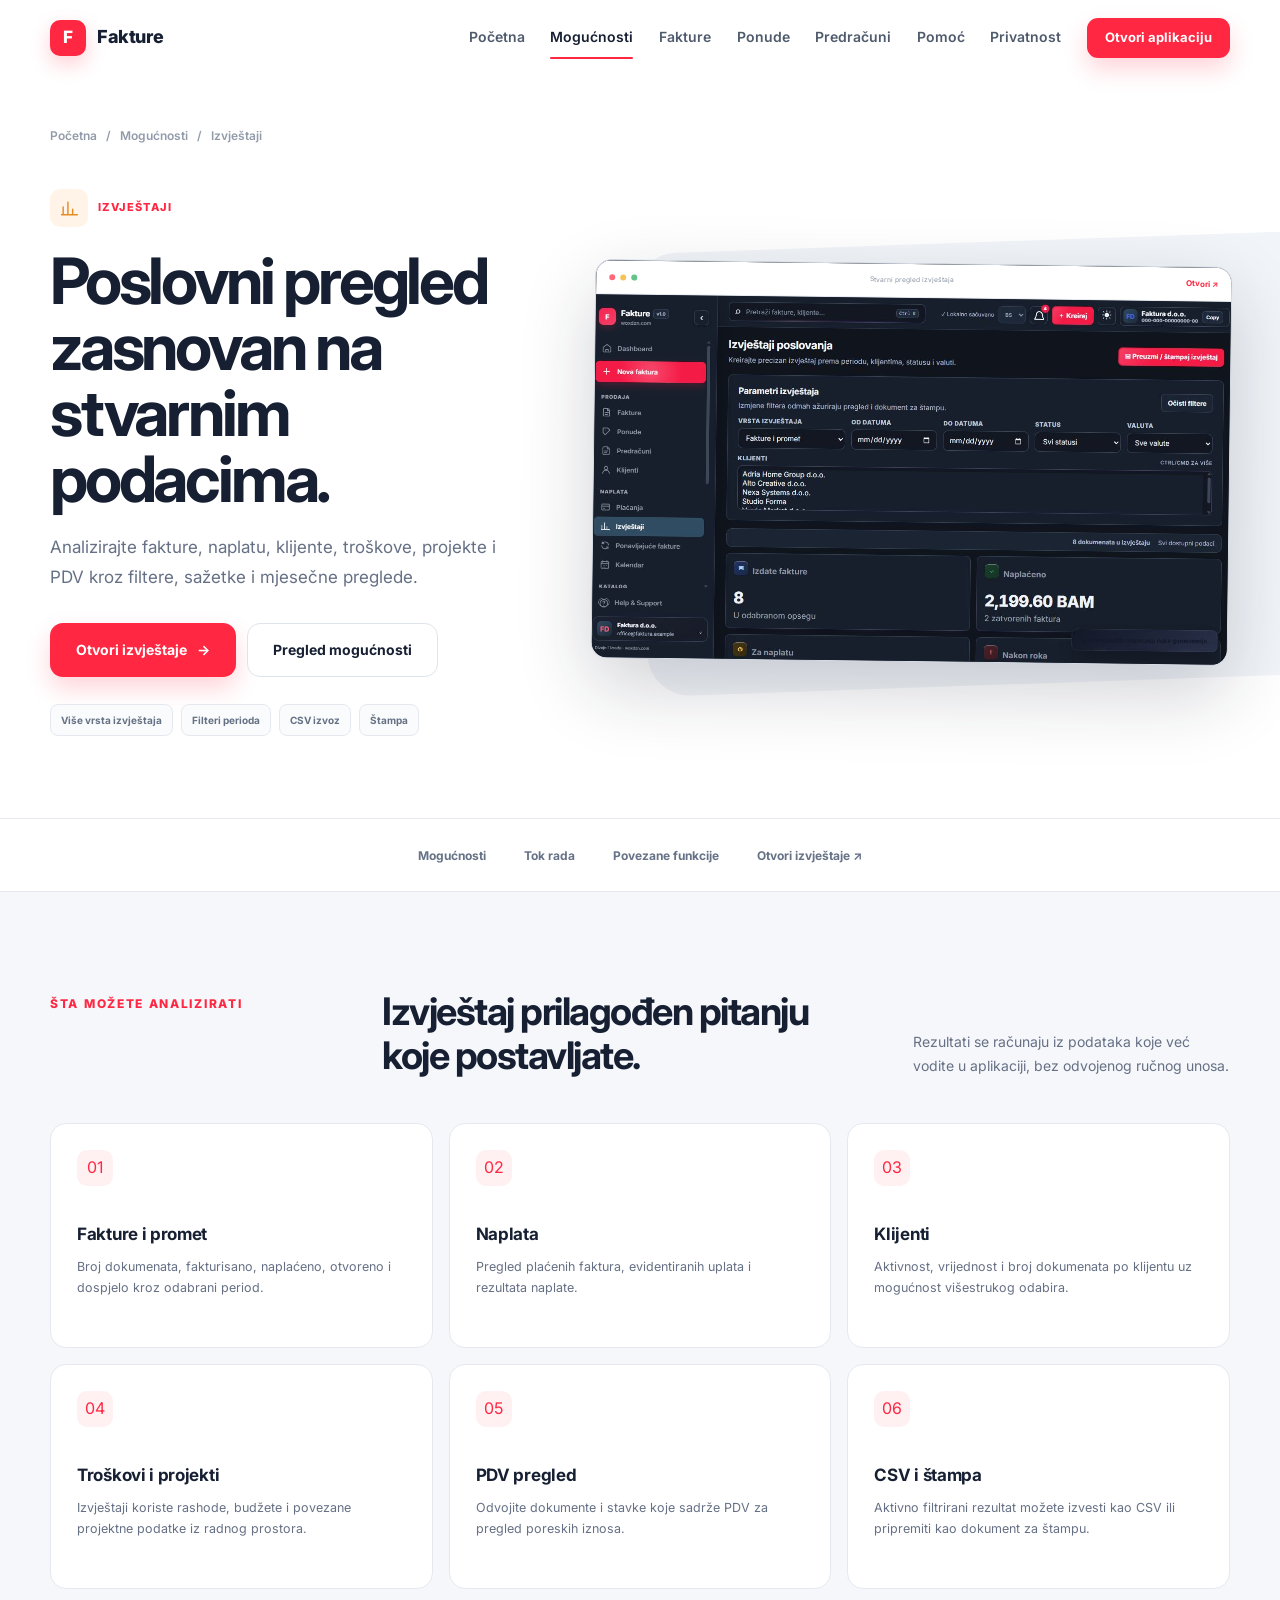
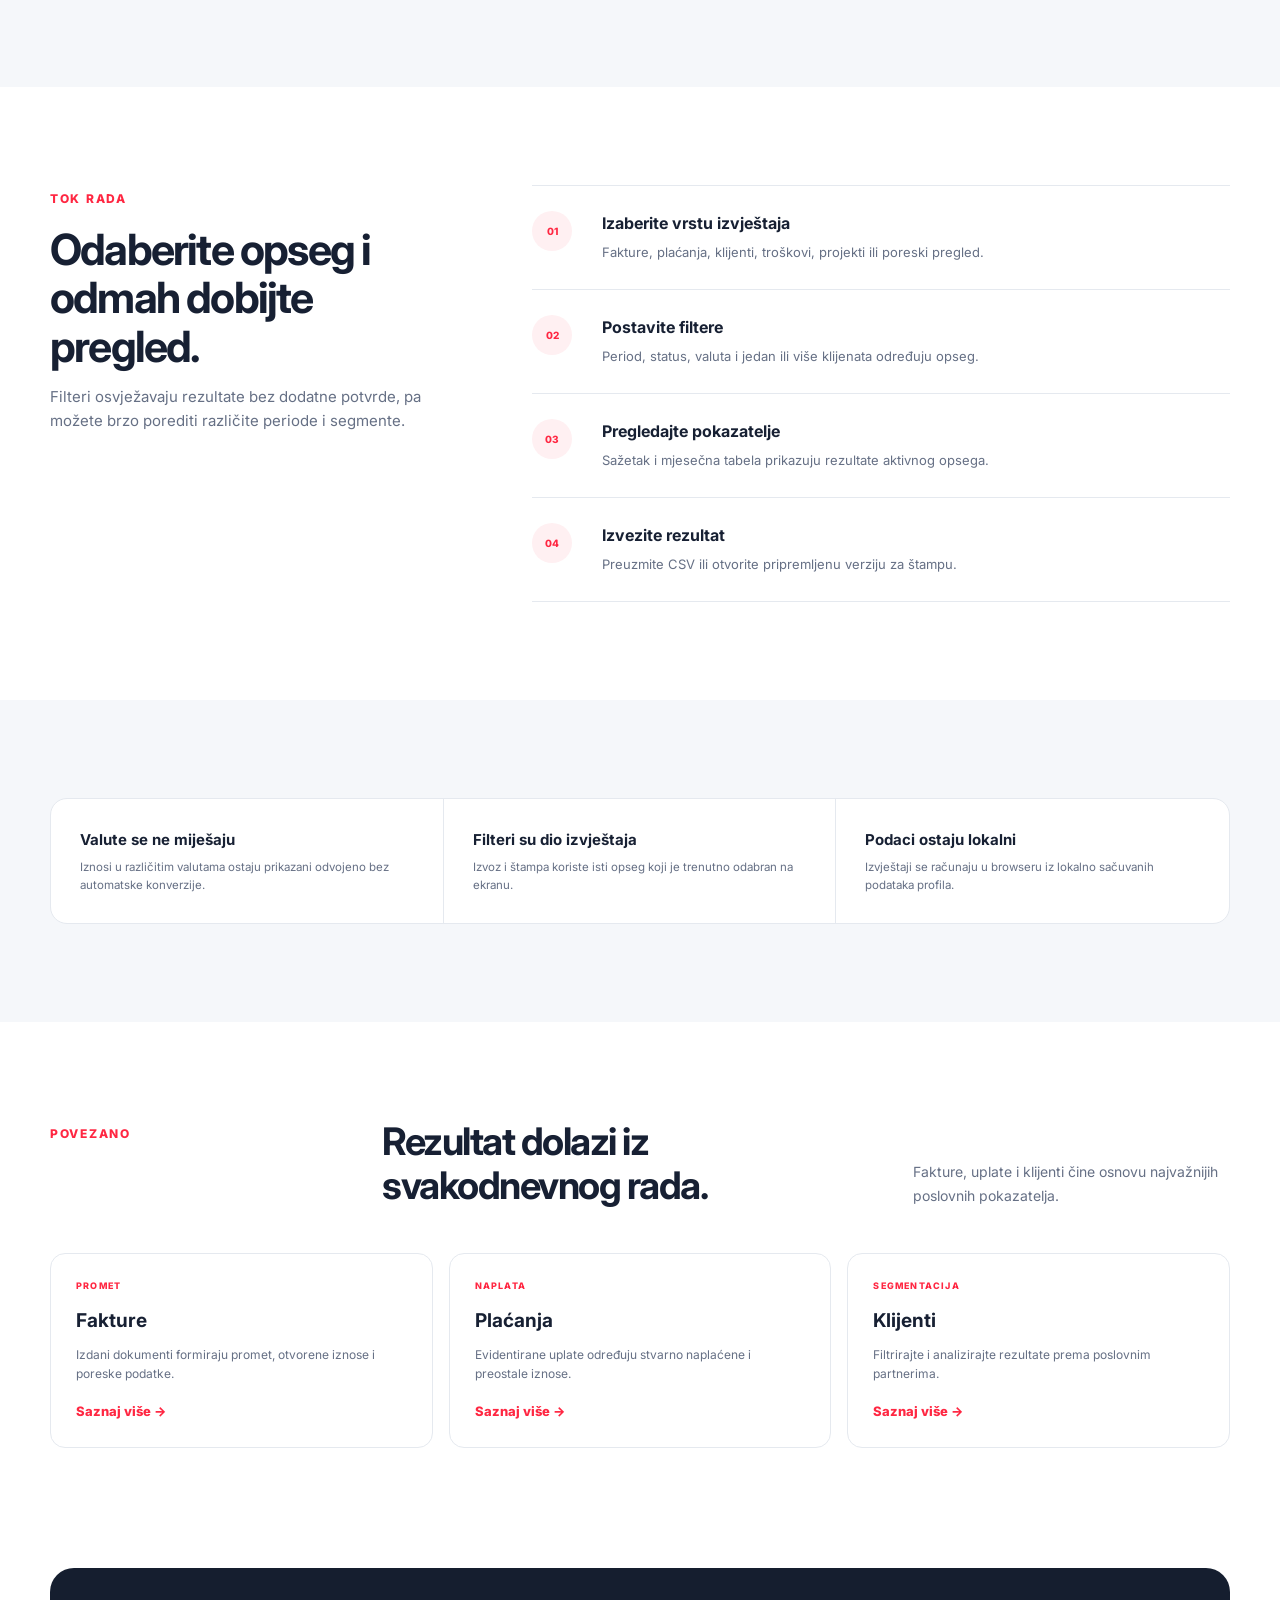
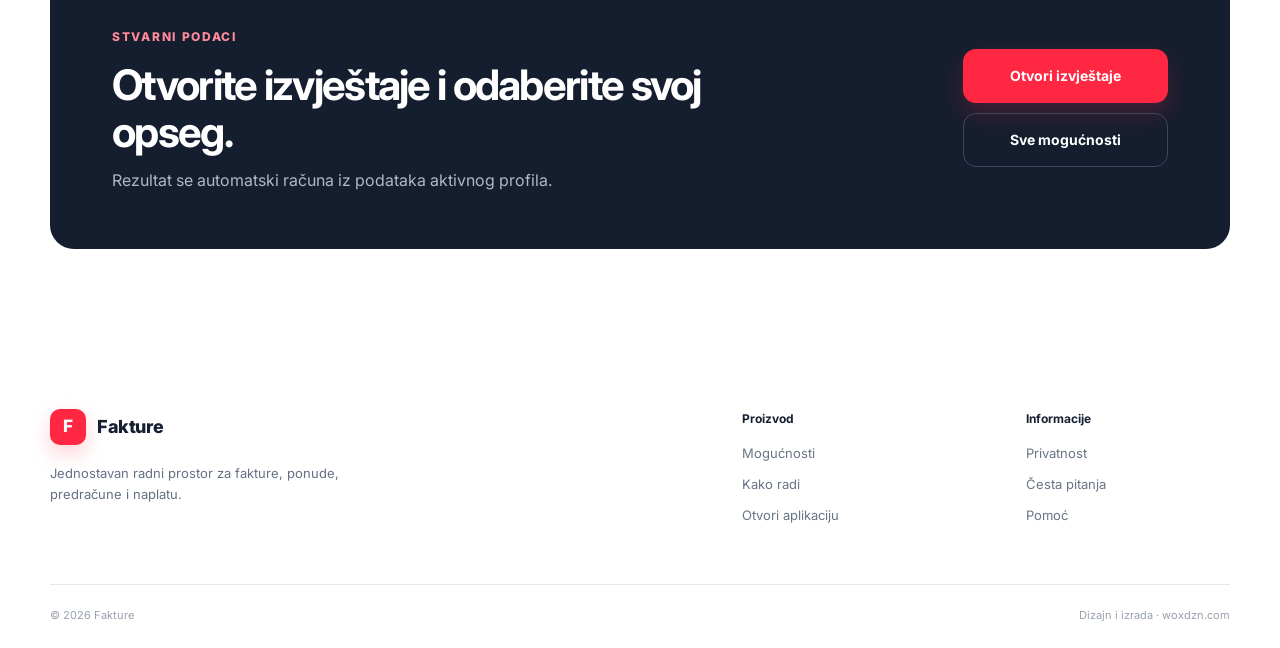
<file: features/izvjestaji/index.html>
<!doctype html><html lang="bs"><head><meta charset="utf-8"><meta name="viewport" content="width=device-width,initial-scale=1"><meta name="description" content="Analizirajte fakture, naplatu, klijente, troškove, projekte i PDV kroz poslovne izvještaje."><meta name="theme-color" content="#ffffff"><title>Izvještaji — Mogućnosti</title><link rel="preconnect" href="https://fonts.googleapis.com"><link rel="preconnect" href="https://fonts.gstatic.com" crossorigin><link href="https://fonts.googleapis.com/css2?family=Inter:wght@400;500;600;700;800&amp;display=swap" rel="stylesheet"><link rel="stylesheet" href="../../site/css/landing.css"><link rel="stylesheet" href="../../site/css/features.css"><link rel="stylesheet" href="../../site/css/feature-detail.css"><script src="../../site/js/landing.js" defer></script></head>
<body><a class="skip-link" href="#sadrzaj">Preskoči na sadržaj</a><header class="site-header scrolled" data-header><div class="container nav-wrap"><a class="brand" href="../../index.html"><span class="brand-mark">F</span><span>Fakture</span></a><button class="nav-toggle" type="button" aria-expanded="false" aria-controls="main-nav" data-nav-toggle><span class="sr-only">Otvori navigaciju</span><span></span><span></span><span></span></button><nav class="main-nav" id="main-nav" aria-label="Glavna navigacija" data-nav><a href="../../index.html">Početna</a><a class="active" href="../index.html" aria-current="page">Mogućnosti</a><a href="../fakture/index.html">Fakture</a><a href="../ponude/index.html">Ponude</a><a href="../predracuni/index.html">Predračuni</a><a href="../../help/index.html">Pomoć</a><a href="../../privacy/index.html">Privatnost</a><a class="button button-small button-primary nav-cta" href="../../app/index.html">Otvori aplikaciju</a></nav></div></header>
<main id="sadrzaj"><section class="detail-hero"><div class="container"><nav class="breadcrumbs" aria-label="Putanja"><a href="../../index.html">Početna</a><span>/</span><a href="../index.html">Mogućnosti</a><span>/</span><span>Izvještaji</span></nav><div class="detail-hero-grid"><div class="detail-hero-copy"><div class="detail-eyebrow"><span class="overview-icon orange"><svg viewBox="0 0 24 24" aria-hidden="true"><path d="M4 20V10M10 20V4M16 20v-7M22 20H2"/></svg></span>Izvještaji</div><h1>Poslovni pregled zasnovan na stvarnim podacima.</h1><p class="detail-lead">Analizirajte fakture, naplatu, klijente, troškove, projekte i PDV kroz filtere, sažetke i mjesečne preglede.</p><div class="detail-actions"><a class="button button-primary button-large" href="../../app/index.html#reports">Otvori izvještaje <span>→</span></a><a class="button button-secondary button-large" href="#mogucnosti">Pregled mogućnosti</a></div><div class="detail-tags"><span>Više vrsta izvještaja</span><span>Filteri perioda</span><span>CSV izvoz</span><span>Štampa</span></div></div><div class="detail-shot-wrap"><a class="detail-shot" href="../../app/index.html#reports"><div class="detail-shot-bar"><span><i></i><i></i><i></i></span><small>Stvarni pregled izvještaja</small><em>Otvori ↗</em></div><img src="../../assets/images/features/izvjestaji.png" alt="Stvarni pregled izvještaja u aplikaciji"></a></div></div></div></section>
<nav class="detail-nav"><div class="container"><a href="#mogucnosti">Mogućnosti</a><a href="#tok-rada">Tok rada</a><a href="#povezano">Povezane funkcije</a><a href="../../app/index.html#reports">Otvori izvještaje ↗</a></div></nav>
<section class="detail-section muted" id="mogucnosti"><div class="container"><div class="detail-section-head"><span class="kicker">ŠTA MOŽETE ANALIZIRATI</span><h2>Izvještaj prilagođen pitanju koje postavljate.</h2><p>Rezultati se računaju iz podataka koje već vodite u aplikaciji, bez odvojenog ručnog unosa.</p></div><div class="capability-grid"><article class="capability-card"><span class="cap-icon">01</span><h3>Fakture i promet</h3><p>Broj dokumenata, fakturisano, naplaćeno, otvoreno i dospjelo kroz odabrani period.</p></article><article class="capability-card"><span class="cap-icon">02</span><h3>Naplata</h3><p>Pregled plaćenih faktura, evidentiranih uplata i rezultata naplate.</p></article><article class="capability-card"><span class="cap-icon">03</span><h3>Klijenti</h3><p>Aktivnost, vrijednost i broj dokumenata po klijentu uz mogućnost višestrukog odabira.</p></article><article class="capability-card"><span class="cap-icon">04</span><h3>Troškovi i projekti</h3><p>Izvještaji koriste rashode, budžete i povezane projektne podatke iz radnog prostora.</p></article><article class="capability-card"><span class="cap-icon">05</span><h3>PDV pregled</h3><p>Odvojite dokumente i stavke koje sadrže PDV za pregled poreskih iznosa.</p></article><article class="capability-card"><span class="cap-icon">06</span><h3>CSV i štampa</h3><p>Aktivno filtrirani rezultat možete izvesti kao CSV ili pripremiti kao dokument za štampu.</p></article></div></div></section>
<section class="detail-section" id="tok-rada"><div class="container detail-workflow"><div class="detail-workflow-copy"><span class="kicker">TOK RADA</span><h2>Odaberite opseg i odmah dobijte pregled.</h2><p>Filteri osvježavaju rezultate bez dodatne potvrde, pa možete brzo porediti različite periode i segmente.</p></div><div class="flow-list"><div class="flow-item"><div><h3>Izaberite vrstu izvještaja</h3><p>Fakture, plaćanja, klijenti, troškovi, projekti ili poreski pregled.</p></div></div><div class="flow-item"><div><h3>Postavite filtere</h3><p>Period, status, valuta i jedan ili više klijenata određuju opseg.</p></div></div><div class="flow-item"><div><h3>Pregledajte pokazatelje</h3><p>Sažetak i mjesečna tabela prikazuju rezultate aktivnog opsega.</p></div></div><div class="flow-item"><div><h3>Izvezite rezultat</h3><p>Preuzmite CSV ili otvorite pripremljenu verziju za štampu.</p></div></div></div></div></section>
<section class="detail-section muted"><div class="container"><div class="fact-strip"><div><strong>Valute se ne miješaju</strong><span>Iznosi u različitim valutama ostaju prikazani odvojeno bez automatske konverzije.</span></div><div><strong>Filteri su dio izvještaja</strong><span>Izvoz i štampa koriste isti opseg koji je trenutno odabran na ekranu.</span></div><div><strong>Podaci ostaju lokalni</strong><span>Izvještaji se računaju u browseru iz lokalno sačuvanih podataka profila.</span></div></div></div></section>
<section class="detail-section" id="povezano"><div class="container"><div class="detail-section-head"><span class="kicker">POVEZANO</span><h2>Rezultat dolazi iz svakodnevnog rada.</h2><p>Fakture, uplate i klijenti čine osnovu najvažnijih poslovnih pokazatelja.</p></div><div class="related-grid"><a class="related-card" href="../fakture/index.html"><small>PROMET</small><h3>Fakture</h3><p>Izdani dokumenti formiraju promet, otvorene iznose i poreske podatke.</p><em>Saznaj više →</em></a><a class="related-card" href="../placanja/index.html"><small>NAPLATA</small><h3>Plaćanja</h3><p>Evidentirane uplate određuju stvarno naplaćene i preostale iznose.</p><em>Saznaj više →</em></a><a class="related-card" href="../klijenti/index.html"><small>SEGMENTACIJA</small><h3>Klijenti</h3><p>Filtrirajte i analizirajte rezultate prema poslovnim partnerima.</p><em>Saznaj više →</em></a></div></div></section>
<section class="detail-cta"><div class="container"><div class="detail-cta-panel"><div><span class="kicker kicker-light">STVARNI PODACI</span><h2>Otvorite izvještaje i odaberite svoj opseg.</h2><p>Rezultat se automatski računa iz podataka aktivnog profila.</p></div><div class="detail-cta-actions"><a class="button button-primary button-large" href="../../app/index.html#reports">Otvori izvještaje</a><a class="button button-ghost button-large" href="../index.html">Sve mogućnosti</a></div></div></div></section></main>
<footer class="site-footer"><div class="container footer-main"><div class="footer-brand"><a class="brand" href="../../index.html"><span class="brand-mark" aria-hidden="true">F</span><span>Fakture</span></a><p>Jednostavan radni prostor za fakture, ponude, predračune i naplatu.</p></div><div class="footer-links"><strong>Proizvod</strong><a href="../index.html">Mogućnosti</a><a href="../../index.html#kako-radi">Kako radi</a><a href="../../app/index.html">Otvori aplikaciju</a></div><div class="footer-links"><strong>Informacije</strong><a href="../../privacy/index.html">Privatnost</a><a href="../../help/index.html#faq">Česta pitanja</a><a href="../../help/index.html">Pomoć</a></div></div><div class="container footer-bottom"><span>© <span data-year></span> Fakture</span><span>Dizajn i izrada · woxdzn.com</span></div></footer></body></html>
</file>
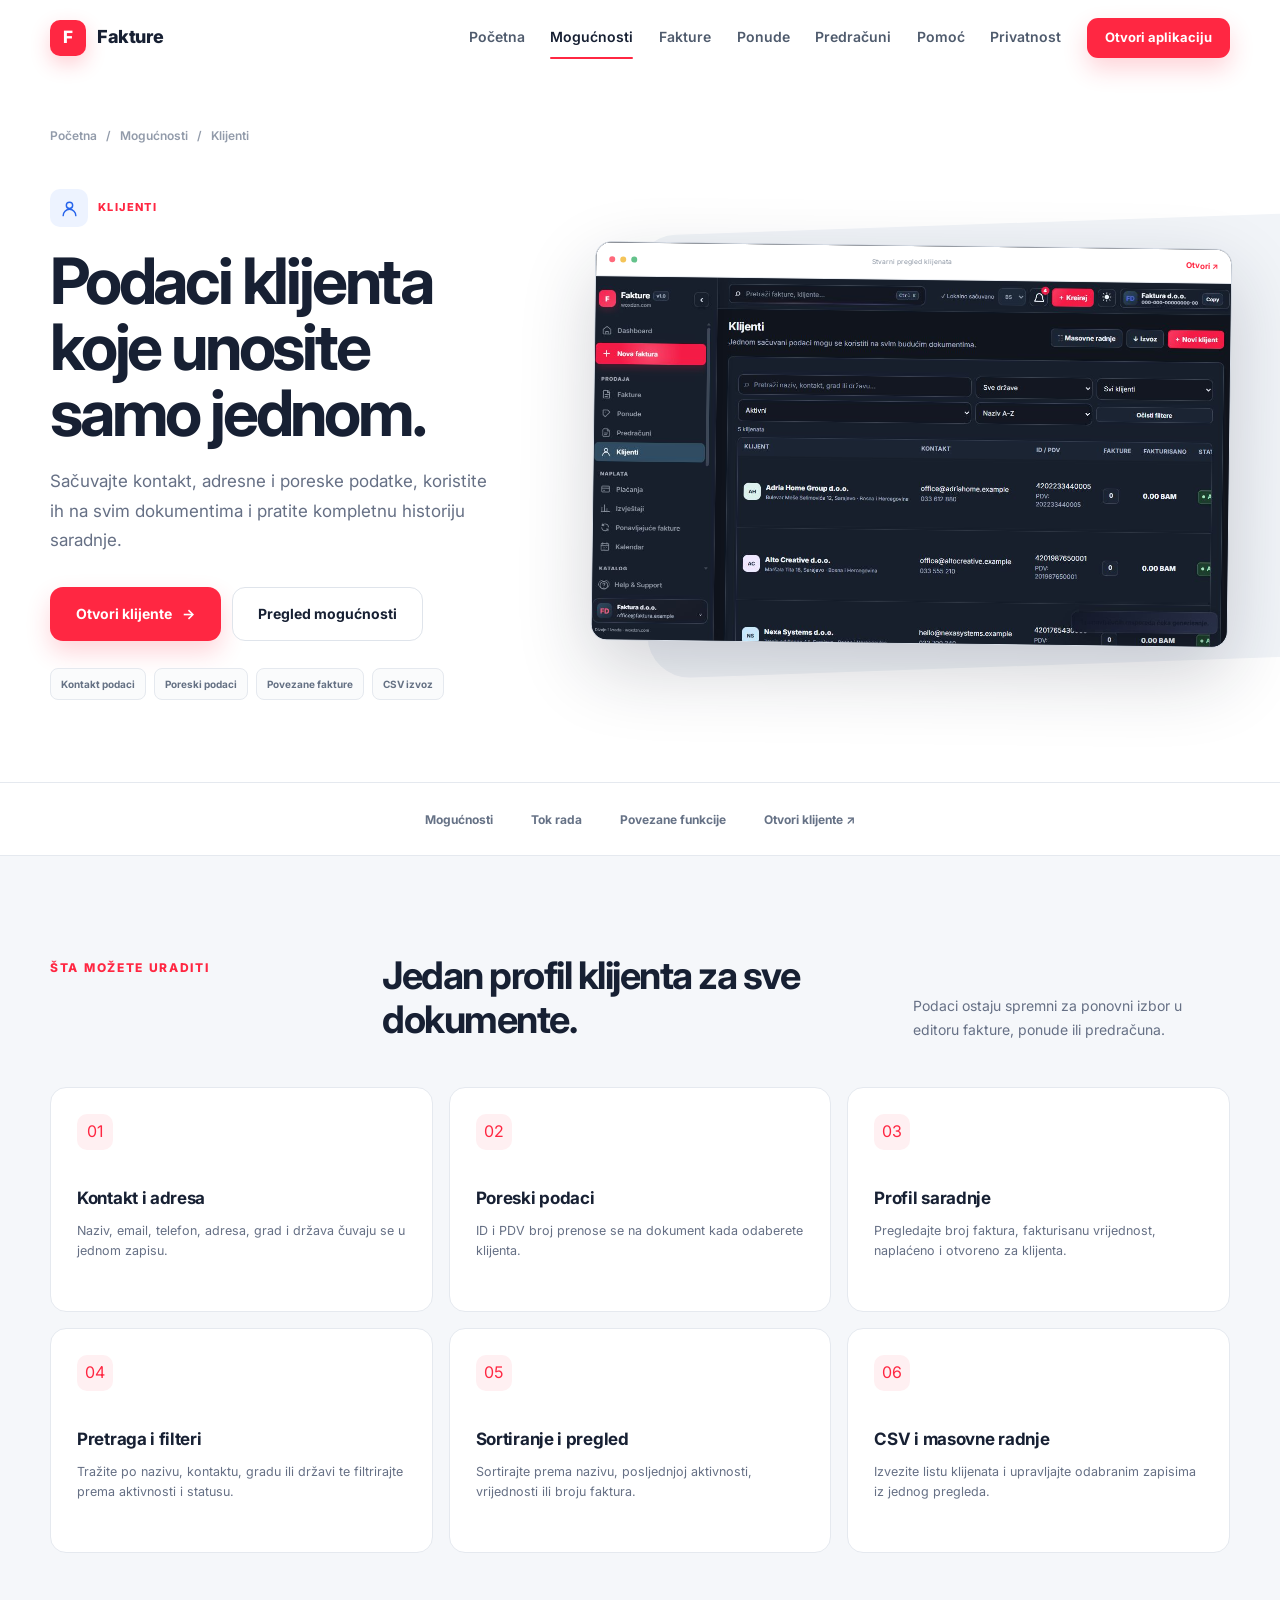
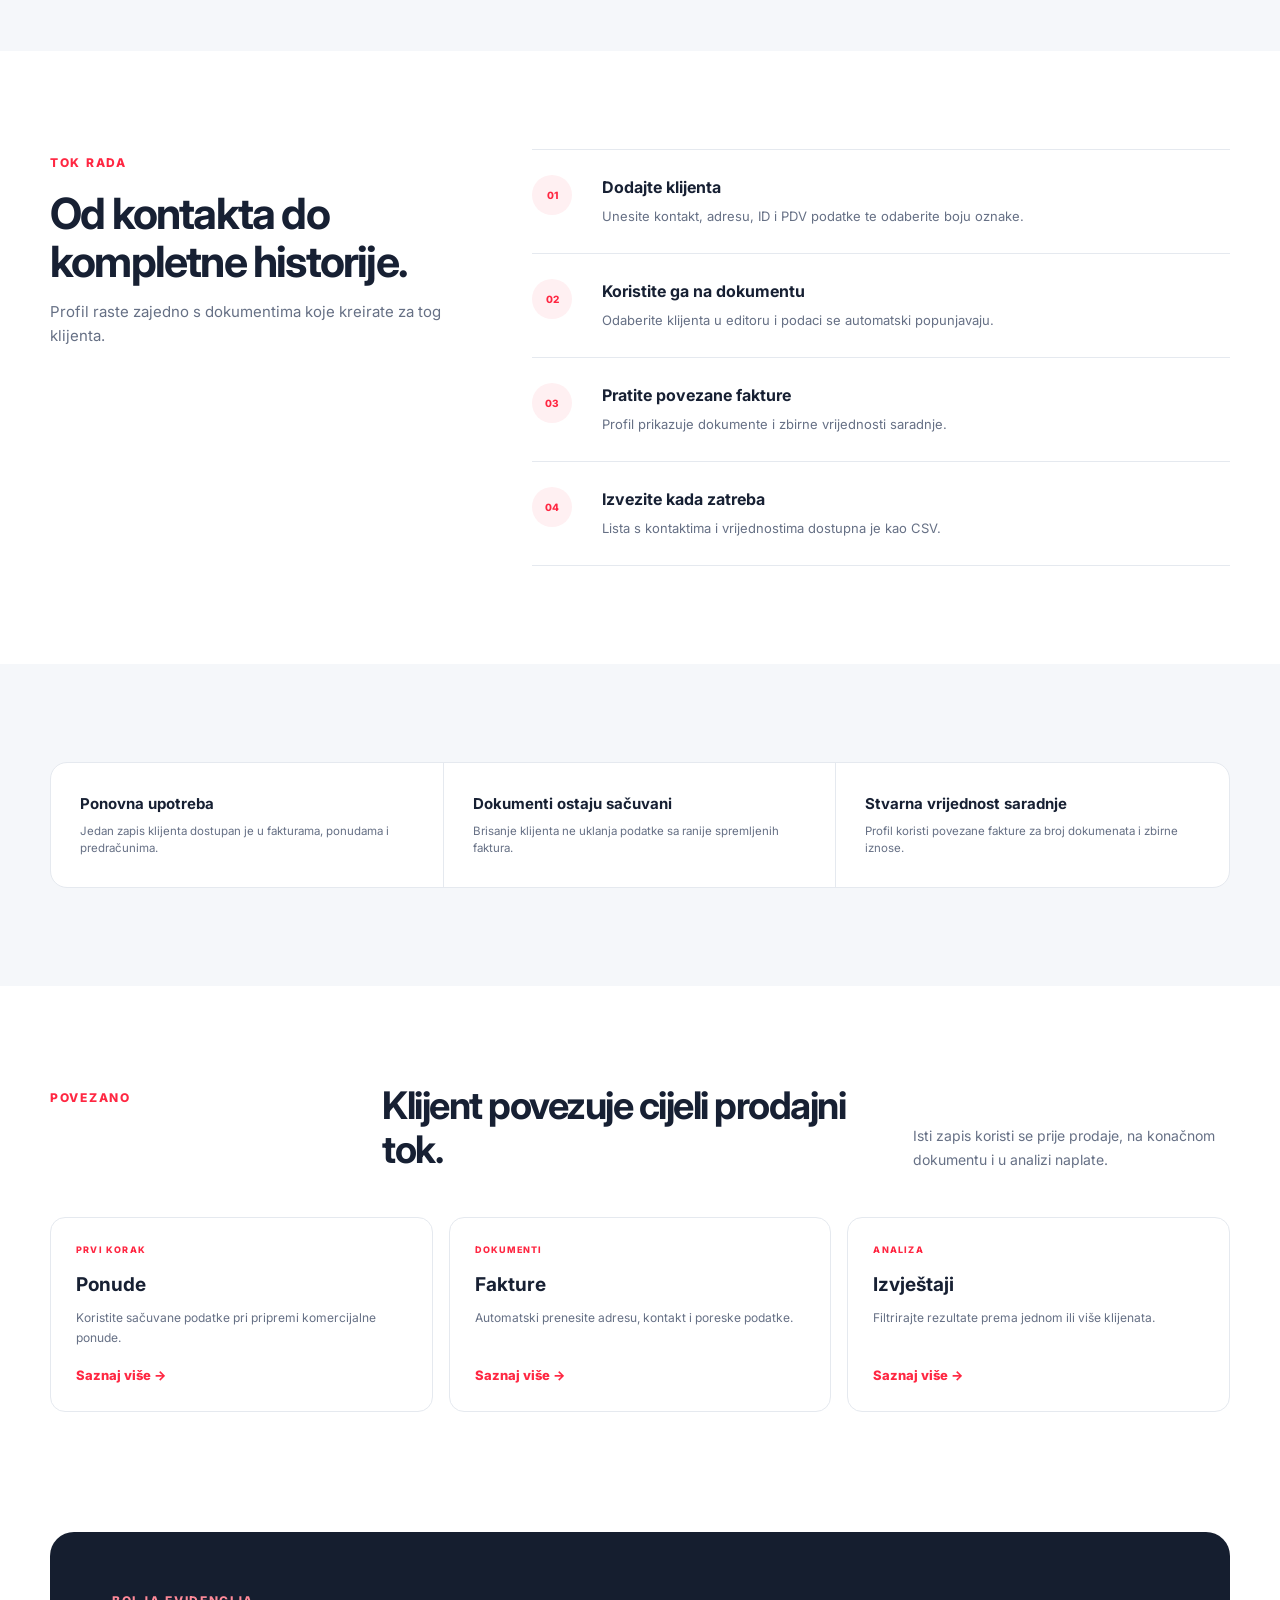
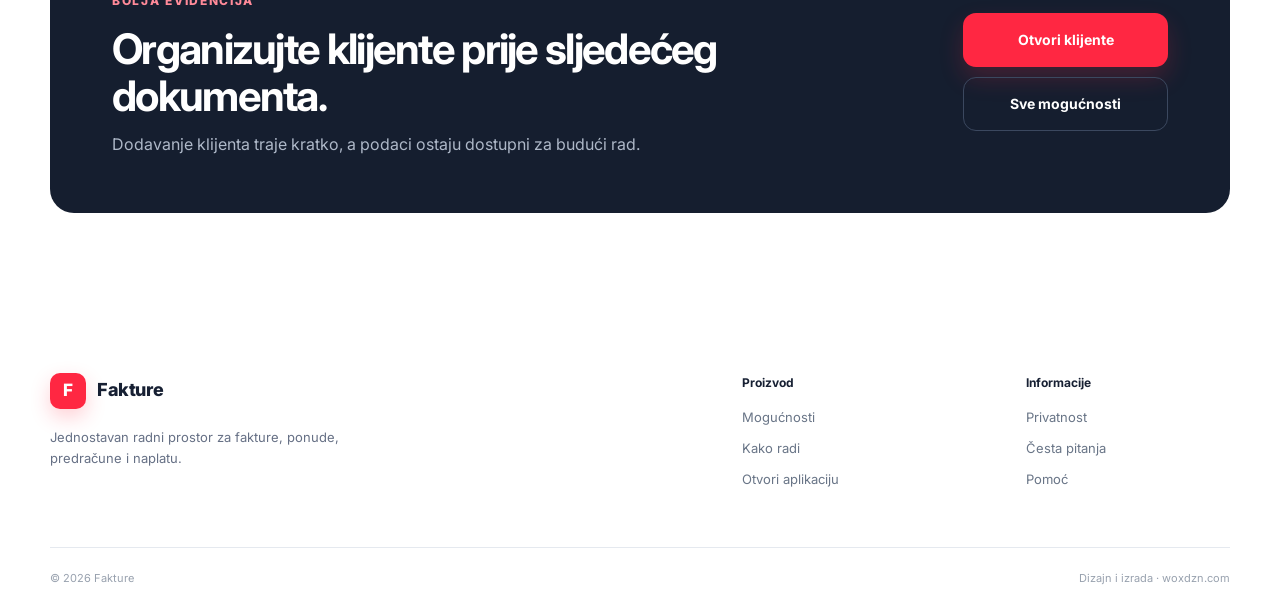
<file: features/klijenti/index.html>
<!doctype html><html lang="bs"><head><meta charset="utf-8"><meta name="viewport" content="width=device-width,initial-scale=1"><meta name="description" content="Sačuvajte klijente i njihove kontakt, adresne i poreske podatke za sve buduće dokumente."><meta name="theme-color" content="#ffffff"><title>Klijenti — Mogućnosti</title><link rel="preconnect" href="https://fonts.googleapis.com"><link rel="preconnect" href="https://fonts.gstatic.com" crossorigin><link href="https://fonts.googleapis.com/css2?family=Inter:wght@400;500;600;700;800&amp;display=swap" rel="stylesheet"><link rel="stylesheet" href="../../site/css/landing.css"><link rel="stylesheet" href="../../site/css/features.css"><link rel="stylesheet" href="../../site/css/feature-detail.css"><script src="../../site/js/landing.js" defer></script></head>
<body><a class="skip-link" href="#sadrzaj">Preskoči na sadržaj</a><header class="site-header scrolled" data-header><div class="container nav-wrap"><a class="brand" href="../../index.html"><span class="brand-mark">F</span><span>Fakture</span></a><button class="nav-toggle" type="button" aria-expanded="false" aria-controls="main-nav" data-nav-toggle><span class="sr-only">Otvori navigaciju</span><span></span><span></span><span></span></button><nav class="main-nav" id="main-nav" aria-label="Glavna navigacija" data-nav><a href="../../index.html">Početna</a><a class="active" href="../index.html" aria-current="page">Mogućnosti</a><a href="../fakture/index.html">Fakture</a><a href="../ponude/index.html">Ponude</a><a href="../predracuni/index.html">Predračuni</a><a href="../../help/index.html">Pomoć</a><a href="../../privacy/index.html">Privatnost</a><a class="button button-small button-primary nav-cta" href="../../app/index.html">Otvori aplikaciju</a></nav></div></header>
<main id="sadrzaj"><section class="detail-hero"><div class="container"><nav class="breadcrumbs" aria-label="Putanja"><a href="../../index.html">Početna</a><span>/</span><a href="../index.html">Mogućnosti</a><span>/</span><span>Klijenti</span></nav><div class="detail-hero-grid"><div class="detail-hero-copy"><div class="detail-eyebrow"><span class="overview-icon blue"><svg viewBox="0 0 24 24" aria-hidden="true"><circle cx="12" cy="8" r="4"/><path d="M4 21a8 8 0 0 1 16 0"/></svg></span>Klijenti</div><h1>Podaci klijenta koje unosite samo jednom.</h1><p class="detail-lead">Sačuvajte kontakt, adresne i poreske podatke, koristite ih na svim dokumentima i pratite kompletnu historiju saradnje.</p><div class="detail-actions"><a class="button button-primary button-large" href="../../app/index.html#clients">Otvori klijente <span>→</span></a><a class="button button-secondary button-large" href="#mogucnosti">Pregled mogućnosti</a></div><div class="detail-tags"><span>Kontakt podaci</span><span>Poreski podaci</span><span>Povezane fakture</span><span>CSV izvoz</span></div></div><div class="detail-shot-wrap"><a class="detail-shot" href="../../app/index.html#clients"><div class="detail-shot-bar"><span><i></i><i></i><i></i></span><small>Stvarni pregled klijenata</small><em>Otvori ↗</em></div><img src="../../assets/images/features/klijenti.png" alt="Stvarni pregled klijenata u aplikaciji"></a></div></div></div></section>
<nav class="detail-nav"><div class="container"><a href="#mogucnosti">Mogućnosti</a><a href="#tok-rada">Tok rada</a><a href="#povezano">Povezane funkcije</a><a href="../../app/index.html#clients">Otvori klijente ↗</a></div></nav>
<section class="detail-section muted" id="mogucnosti"><div class="container"><div class="detail-section-head"><span class="kicker">ŠTA MOŽETE URADITI</span><h2>Jedan profil klijenta za sve dokumente.</h2><p>Podaci ostaju spremni za ponovni izbor u editoru fakture, ponude ili predračuna.</p></div><div class="capability-grid"><article class="capability-card"><span class="cap-icon">01</span><h3>Kontakt i adresa</h3><p>Naziv, email, telefon, adresa, grad i država čuvaju se u jednom zapisu.</p></article><article class="capability-card"><span class="cap-icon">02</span><h3>Poreski podaci</h3><p>ID i PDV broj prenose se na dokument kada odaberete klijenta.</p></article><article class="capability-card"><span class="cap-icon">03</span><h3>Profil saradnje</h3><p>Pregledajte broj faktura, fakturisanu vrijednost, naplaćeno i otvoreno za klijenta.</p></article><article class="capability-card"><span class="cap-icon">04</span><h3>Pretraga i filteri</h3><p>Tražite po nazivu, kontaktu, gradu ili državi te filtrirajte prema aktivnosti i statusu.</p></article><article class="capability-card"><span class="cap-icon">05</span><h3>Sortiranje i pregled</h3><p>Sortirajte prema nazivu, posljednjoj aktivnosti, vrijednosti ili broju faktura.</p></article><article class="capability-card"><span class="cap-icon">06</span><h3>CSV i masovne radnje</h3><p>Izvezite listu klijenata i upravljajte odabranim zapisima iz jednog pregleda.</p></article></div></div></section>
<section class="detail-section" id="tok-rada"><div class="container detail-workflow"><div class="detail-workflow-copy"><span class="kicker">TOK RADA</span><h2>Od kontakta do kompletne historije.</h2><p>Profil raste zajedno s dokumentima koje kreirate za tog klijenta.</p></div><div class="flow-list"><div class="flow-item"><div><h3>Dodajte klijenta</h3><p>Unesite kontakt, adresu, ID i PDV podatke te odaberite boju oznake.</p></div></div><div class="flow-item"><div><h3>Koristite ga na dokumentu</h3><p>Odaberite klijenta u editoru i podaci se automatski popunjavaju.</p></div></div><div class="flow-item"><div><h3>Pratite povezane fakture</h3><p>Profil prikazuje dokumente i zbirne vrijednosti saradnje.</p></div></div><div class="flow-item"><div><h3>Izvezite kada zatreba</h3><p>Lista s kontaktima i vrijednostima dostupna je kao CSV.</p></div></div></div></div></section>
<section class="detail-section muted"><div class="container"><div class="fact-strip"><div><strong>Ponovna upotreba</strong><span>Jedan zapis klijenta dostupan je u fakturama, ponudama i predračunima.</span></div><div><strong>Dokumenti ostaju sačuvani</strong><span>Brisanje klijenta ne uklanja podatke sa ranije spremljenih faktura.</span></div><div><strong>Stvarna vrijednost saradnje</strong><span>Profil koristi povezane fakture za broj dokumenata i zbirne iznose.</span></div></div></div></section>
<section class="detail-section" id="povezano"><div class="container"><div class="detail-section-head"><span class="kicker">POVEZANO</span><h2>Klijent povezuje cijeli prodajni tok.</h2><p>Isti zapis koristi se prije prodaje, na konačnom dokumentu i u analizi naplate.</p></div><div class="related-grid"><a class="related-card" href="../ponude/index.html"><small>PRVI KORAK</small><h3>Ponude</h3><p>Koristite sačuvane podatke pri pripremi komercijalne ponude.</p><em>Saznaj više →</em></a><a class="related-card" href="../fakture/index.html"><small>DOKUMENTI</small><h3>Fakture</h3><p>Automatski prenesite adresu, kontakt i poreske podatke.</p><em>Saznaj više →</em></a><a class="related-card" href="../izvjestaji/index.html"><small>ANALIZA</small><h3>Izvještaji</h3><p>Filtrirajte rezultate prema jednom ili više klijenata.</p><em>Saznaj više →</em></a></div></div></section>
<section class="detail-cta"><div class="container"><div class="detail-cta-panel"><div><span class="kicker kicker-light">BOLJA EVIDENCIJA</span><h2>Organizujte klijente prije sljedećeg dokumenta.</h2><p>Dodavanje klijenta traje kratko, a podaci ostaju dostupni za budući rad.</p></div><div class="detail-cta-actions"><a class="button button-primary button-large" href="../../app/index.html#clients">Otvori klijente</a><a class="button button-ghost button-large" href="../index.html">Sve mogućnosti</a></div></div></div></section></main>
<footer class="site-footer"><div class="container footer-main"><div class="footer-brand"><a class="brand" href="../../index.html"><span class="brand-mark" aria-hidden="true">F</span><span>Fakture</span></a><p>Jednostavan radni prostor za fakture, ponude, predračune i naplatu.</p></div><div class="footer-links"><strong>Proizvod</strong><a href="../index.html">Mogućnosti</a><a href="../../index.html#kako-radi">Kako radi</a><a href="../../app/index.html">Otvori aplikaciju</a></div><div class="footer-links"><strong>Informacije</strong><a href="../../privacy/index.html">Privatnost</a><a href="../../help/index.html#faq">Česta pitanja</a><a href="../../help/index.html">Pomoć</a></div></div><div class="container footer-bottom"><span>© <span data-year></span> Fakture</span><span>Dizajn i izrada · woxdzn.com</span></div></footer></body></html>
</file>
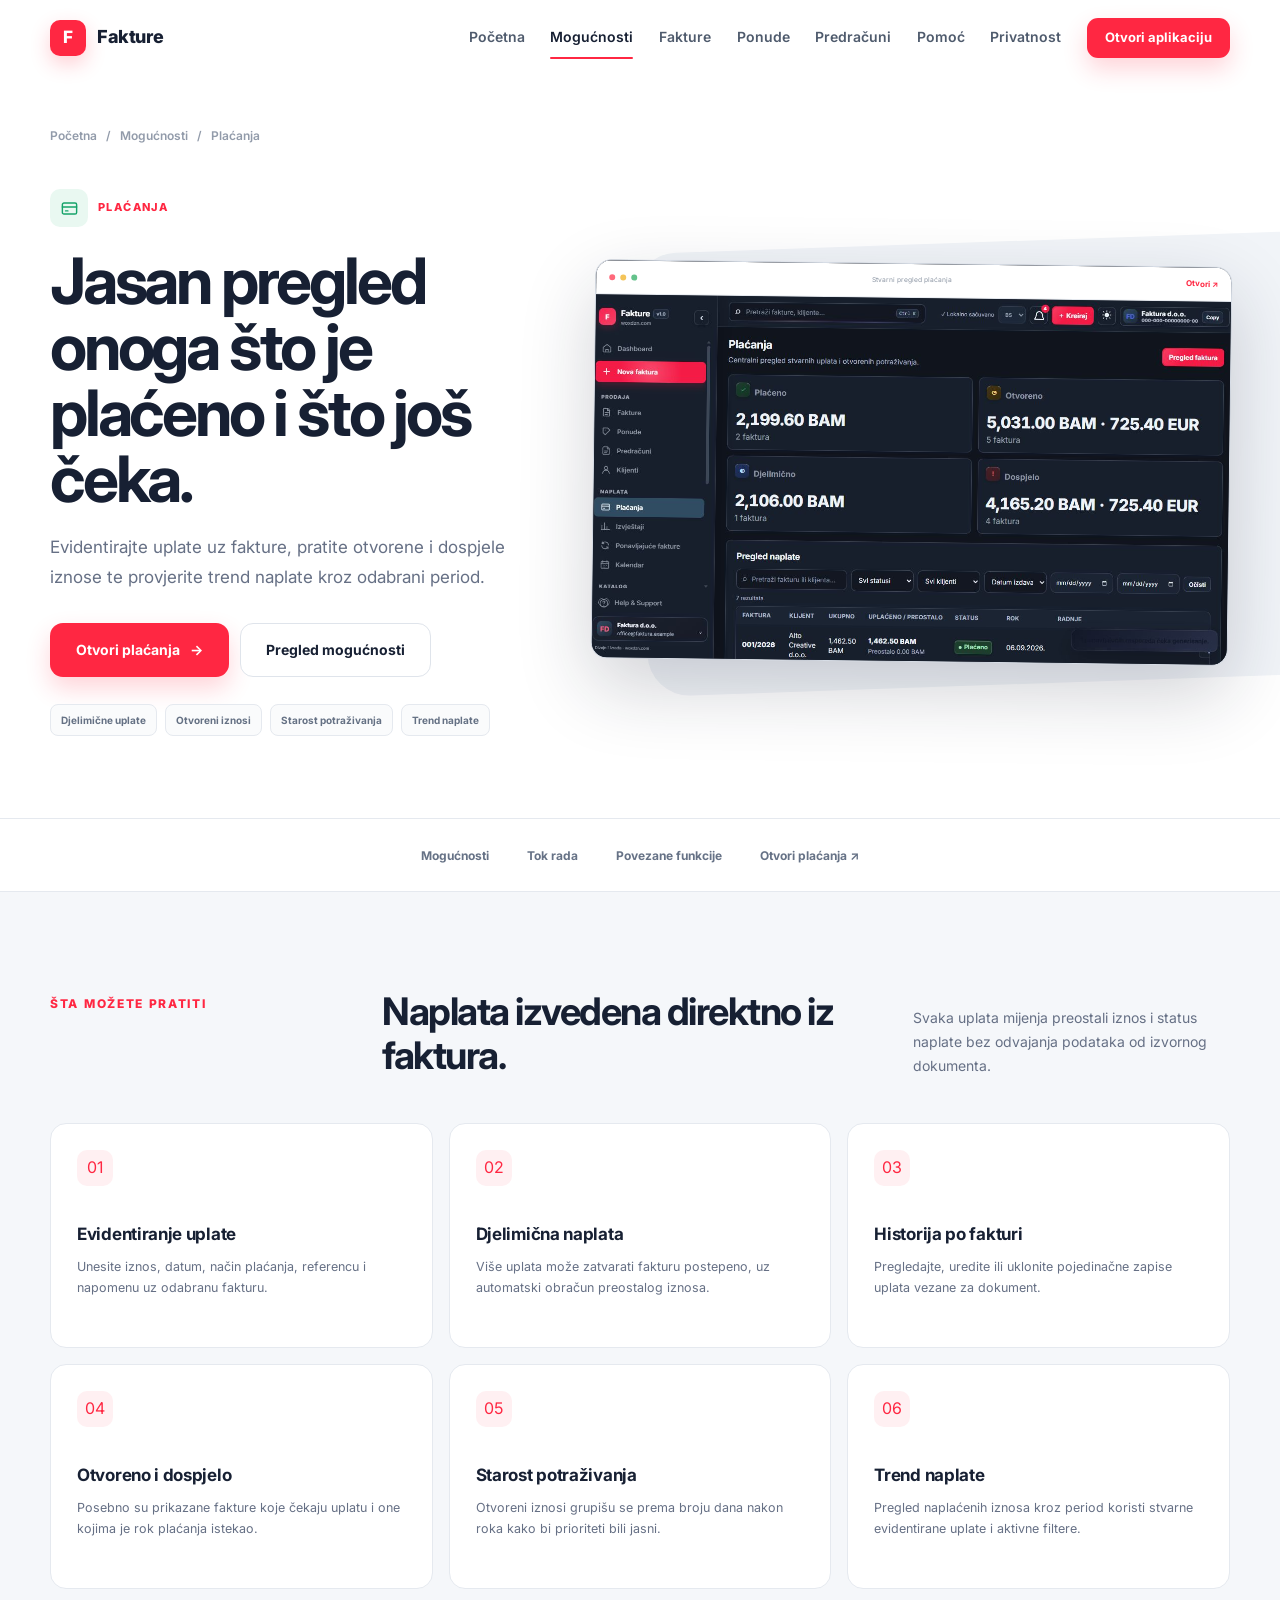
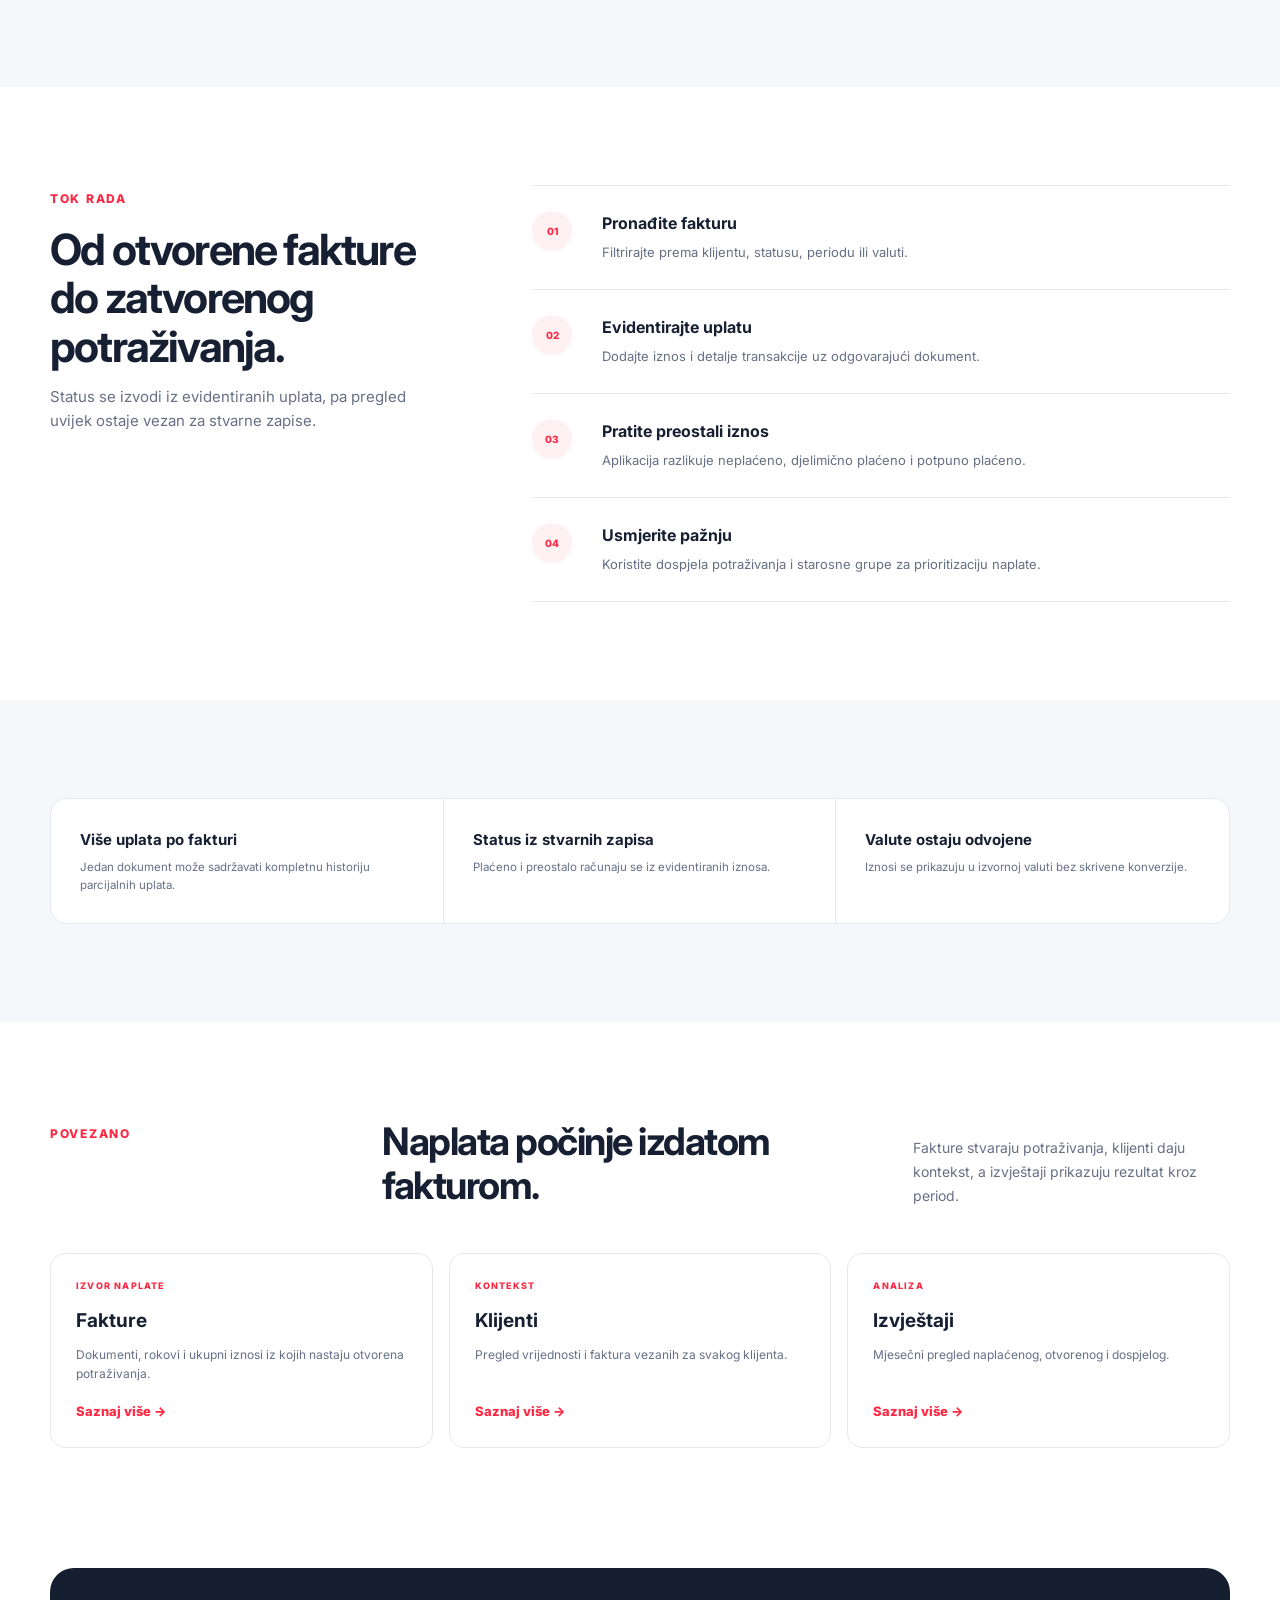
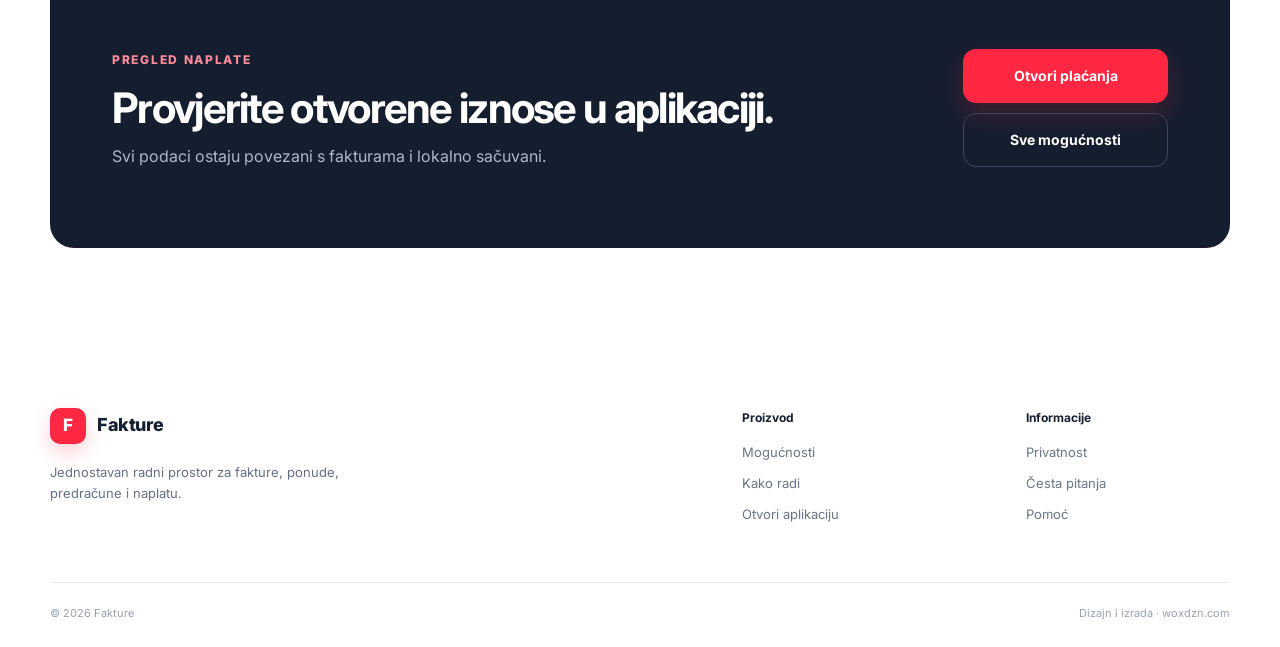
<file: features/placanja/index.html>
<!doctype html><html lang="bs"><head><meta charset="utf-8"><meta name="viewport" content="width=device-width,initial-scale=1"><meta name="description" content="Pratite uplate, otvorene iznose, dospjela potraživanja i trend naplate."><meta name="theme-color" content="#ffffff"><title>Plaćanja — Mogućnosti</title><link rel="preconnect" href="https://fonts.googleapis.com"><link rel="preconnect" href="https://fonts.gstatic.com" crossorigin><link href="https://fonts.googleapis.com/css2?family=Inter:wght@400;500;600;700;800&amp;display=swap" rel="stylesheet"><link rel="stylesheet" href="../../site/css/landing.css"><link rel="stylesheet" href="../../site/css/features.css"><link rel="stylesheet" href="../../site/css/feature-detail.css"><script src="../../site/js/landing.js" defer></script></head>
<body><a class="skip-link" href="#sadrzaj">Preskoči na sadržaj</a><header class="site-header scrolled" data-header><div class="container nav-wrap"><a class="brand" href="../../index.html"><span class="brand-mark">F</span><span>Fakture</span></a><button class="nav-toggle" type="button" aria-expanded="false" aria-controls="main-nav" data-nav-toggle><span class="sr-only">Otvori navigaciju</span><span></span><span></span><span></span></button><nav class="main-nav" id="main-nav" aria-label="Glavna navigacija" data-nav><a href="../../index.html">Početna</a><a class="active" href="../index.html" aria-current="page">Mogućnosti</a><a href="../fakture/index.html">Fakture</a><a href="../ponude/index.html">Ponude</a><a href="../predracuni/index.html">Predračuni</a><a href="../../help/index.html">Pomoć</a><a href="../../privacy/index.html">Privatnost</a><a class="button button-small button-primary nav-cta" href="../../app/index.html">Otvori aplikaciju</a></nav></div></header>
<main id="sadrzaj"><section class="detail-hero"><div class="container"><nav class="breadcrumbs" aria-label="Putanja"><a href="../../index.html">Početna</a><span>/</span><a href="../index.html">Mogućnosti</a><span>/</span><span>Plaćanja</span></nav><div class="detail-hero-grid"><div class="detail-hero-copy"><div class="detail-eyebrow"><span class="overview-icon green"><svg viewBox="0 0 24 24" aria-hidden="true"><rect x="3" y="5" width="18" height="14" rx="2"/><path d="M3 10h18M7 15h3"/></svg></span>Plaćanja</div><h1>Jasan pregled onoga što je plaćeno i što još čeka.</h1><p class="detail-lead">Evidentirajte uplate uz fakture, pratite otvorene i dospjele iznose te provjerite trend naplate kroz odabrani period.</p><div class="detail-actions"><a class="button button-primary button-large" href="../../app/index.html#payments">Otvori plaćanja <span>→</span></a><a class="button button-secondary button-large" href="#mogucnosti">Pregled mogućnosti</a></div><div class="detail-tags"><span>Djelimične uplate</span><span>Otvoreni iznosi</span><span>Starost potraživanja</span><span>Trend naplate</span></div></div><div class="detail-shot-wrap"><a class="detail-shot" href="../../app/index.html#payments"><div class="detail-shot-bar"><span><i></i><i></i><i></i></span><small>Stvarni pregled plaćanja</small><em>Otvori ↗</em></div><img src="../../assets/images/features/placanja.png" alt="Stvarni pregled plaćanja u aplikaciji"></a></div></div></div></section>
<nav class="detail-nav"><div class="container"><a href="#mogucnosti">Mogućnosti</a><a href="#tok-rada">Tok rada</a><a href="#povezano">Povezane funkcije</a><a href="../../app/index.html#payments">Otvori plaćanja ↗</a></div></nav>
<section class="detail-section muted" id="mogucnosti"><div class="container"><div class="detail-section-head"><span class="kicker">ŠTA MOŽETE PRATITI</span><h2>Naplata izvedena direktno iz faktura.</h2><p>Svaka uplata mijenja preostali iznos i status naplate bez odvajanja podataka od izvornog dokumenta.</p></div><div class="capability-grid"><article class="capability-card"><span class="cap-icon">01</span><h3>Evidentiranje uplate</h3><p>Unesite iznos, datum, način plaćanja, referencu i napomenu uz odabranu fakturu.</p></article><article class="capability-card"><span class="cap-icon">02</span><h3>Djelimična naplata</h3><p>Više uplata može zatvarati fakturu postepeno, uz automatski obračun preostalog iznosa.</p></article><article class="capability-card"><span class="cap-icon">03</span><h3>Historija po fakturi</h3><p>Pregledajte, uredite ili uklonite pojedinačne zapise uplata vezane za dokument.</p></article><article class="capability-card"><span class="cap-icon">04</span><h3>Otvoreno i dospjelo</h3><p>Posebno su prikazane fakture koje čekaju uplatu i one kojima je rok plaćanja istekao.</p></article><article class="capability-card"><span class="cap-icon">05</span><h3>Starost potraživanja</h3><p>Otvoreni iznosi grupišu se prema broju dana nakon roka kako bi prioriteti bili jasni.</p></article><article class="capability-card"><span class="cap-icon">06</span><h3>Trend naplate</h3><p>Pregled naplaćenih iznosa kroz period koristi stvarne evidentirane uplate i aktivne filtere.</p></article></div></div></section>
<section class="detail-section" id="tok-rada"><div class="container detail-workflow"><div class="detail-workflow-copy"><span class="kicker">TOK RADA</span><h2>Od otvorene fakture do zatvorenog potraživanja.</h2><p>Status se izvodi iz evidentiranih uplata, pa pregled uvijek ostaje vezan za stvarne zapise.</p></div><div class="flow-list"><div class="flow-item"><div><h3>Pronađite fakturu</h3><p>Filtrirajte prema klijentu, statusu, periodu ili valuti.</p></div></div><div class="flow-item"><div><h3>Evidentirajte uplatu</h3><p>Dodajte iznos i detalje transakcije uz odgovarajući dokument.</p></div></div><div class="flow-item"><div><h3>Pratite preostali iznos</h3><p>Aplikacija razlikuje neplaćeno, djelimično plaćeno i potpuno plaćeno.</p></div></div><div class="flow-item"><div><h3>Usmjerite pažnju</h3><p>Koristite dospjela potraživanja i starosne grupe za prioritizaciju naplate.</p></div></div></div></div></section>
<section class="detail-section muted"><div class="container"><div class="fact-strip"><div><strong>Više uplata po fakturi</strong><span>Jedan dokument može sadržavati kompletnu historiju parcijalnih uplata.</span></div><div><strong>Status iz stvarnih zapisa</strong><span>Plaćeno i preostalo računaju se iz evidentiranih iznosa.</span></div><div><strong>Valute ostaju odvojene</strong><span>Iznosi se prikazuju u izvornoj valuti bez skrivene konverzije.</span></div></div></div></section>
<section class="detail-section" id="povezano"><div class="container"><div class="detail-section-head"><span class="kicker">POVEZANO</span><h2>Naplata počinje izdatom fakturom.</h2><p>Fakture stvaraju potraživanja, klijenti daju kontekst, a izvještaji prikazuju rezultat kroz period.</p></div><div class="related-grid"><a class="related-card" href="../fakture/index.html"><small>IZVOR NAPLATE</small><h3>Fakture</h3><p>Dokumenti, rokovi i ukupni iznosi iz kojih nastaju otvorena potraživanja.</p><em>Saznaj više →</em></a><a class="related-card" href="../klijenti/index.html"><small>KONTEKST</small><h3>Klijenti</h3><p>Pregled vrijednosti i faktura vezanih za svakog klijenta.</p><em>Saznaj više →</em></a><a class="related-card" href="../izvjestaji/index.html"><small>ANALIZA</small><h3>Izvještaji</h3><p>Mjesečni pregled naplaćenog, otvorenog i dospjelog.</p><em>Saznaj više →</em></a></div></div></section>
<section class="detail-cta"><div class="container"><div class="detail-cta-panel"><div><span class="kicker kicker-light">PREGLED NAPLATE</span><h2>Provjerite otvorene iznose u aplikaciji.</h2><p>Svi podaci ostaju povezani s fakturama i lokalno sačuvani.</p></div><div class="detail-cta-actions"><a class="button button-primary button-large" href="../../app/index.html#payments">Otvori plaćanja</a><a class="button button-ghost button-large" href="../index.html">Sve mogućnosti</a></div></div></div></section></main>
<footer class="site-footer"><div class="container footer-main"><div class="footer-brand"><a class="brand" href="../../index.html"><span class="brand-mark" aria-hidden="true">F</span><span>Fakture</span></a><p>Jednostavan radni prostor za fakture, ponude, predračune i naplatu.</p></div><div class="footer-links"><strong>Proizvod</strong><a href="../index.html">Mogućnosti</a><a href="../../index.html#kako-radi">Kako radi</a><a href="../../app/index.html">Otvori aplikaciju</a></div><div class="footer-links"><strong>Informacije</strong><a href="../../privacy/index.html">Privatnost</a><a href="../../help/index.html#faq">Česta pitanja</a><a href="../../help/index.html">Pomoć</a></div></div><div class="container footer-bottom"><span>© <span data-year></span> Fakture</span><span>Dizajn i izrada · woxdzn.com</span></div></footer></body></html>
</file>
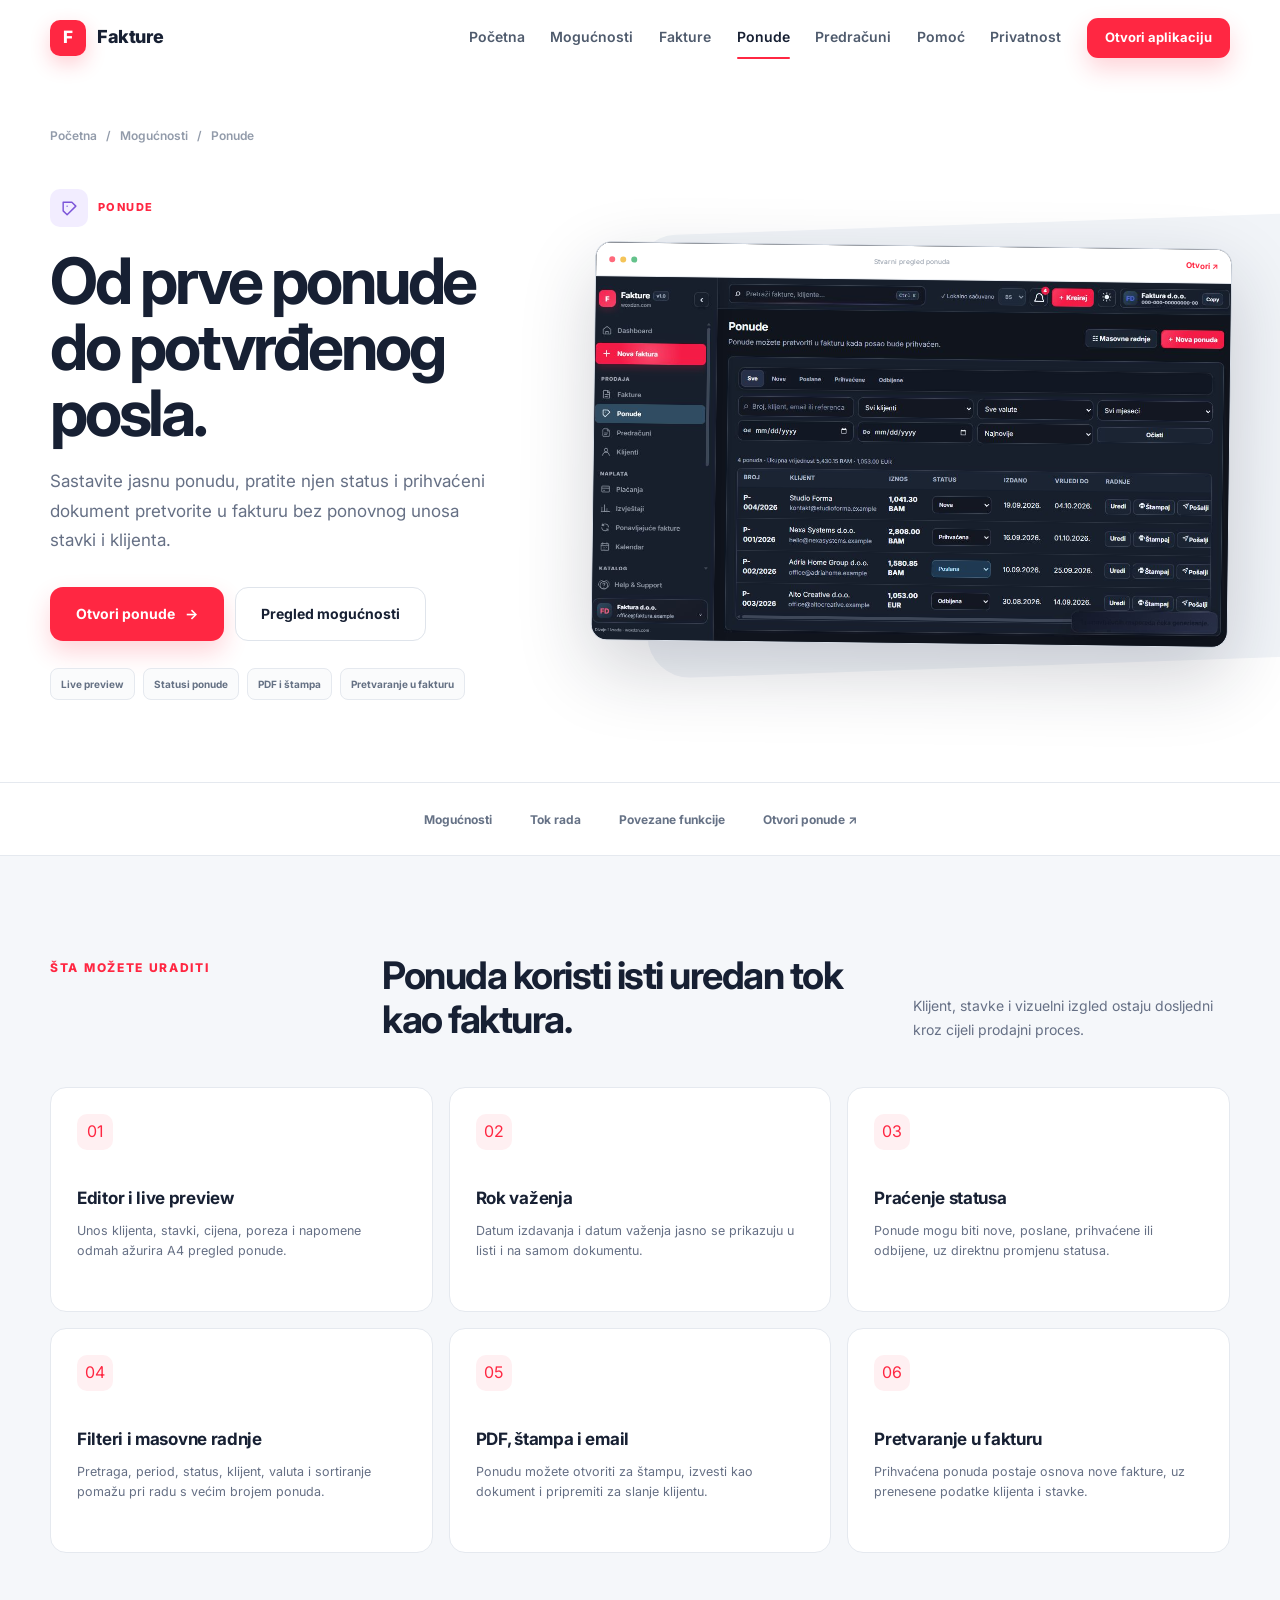
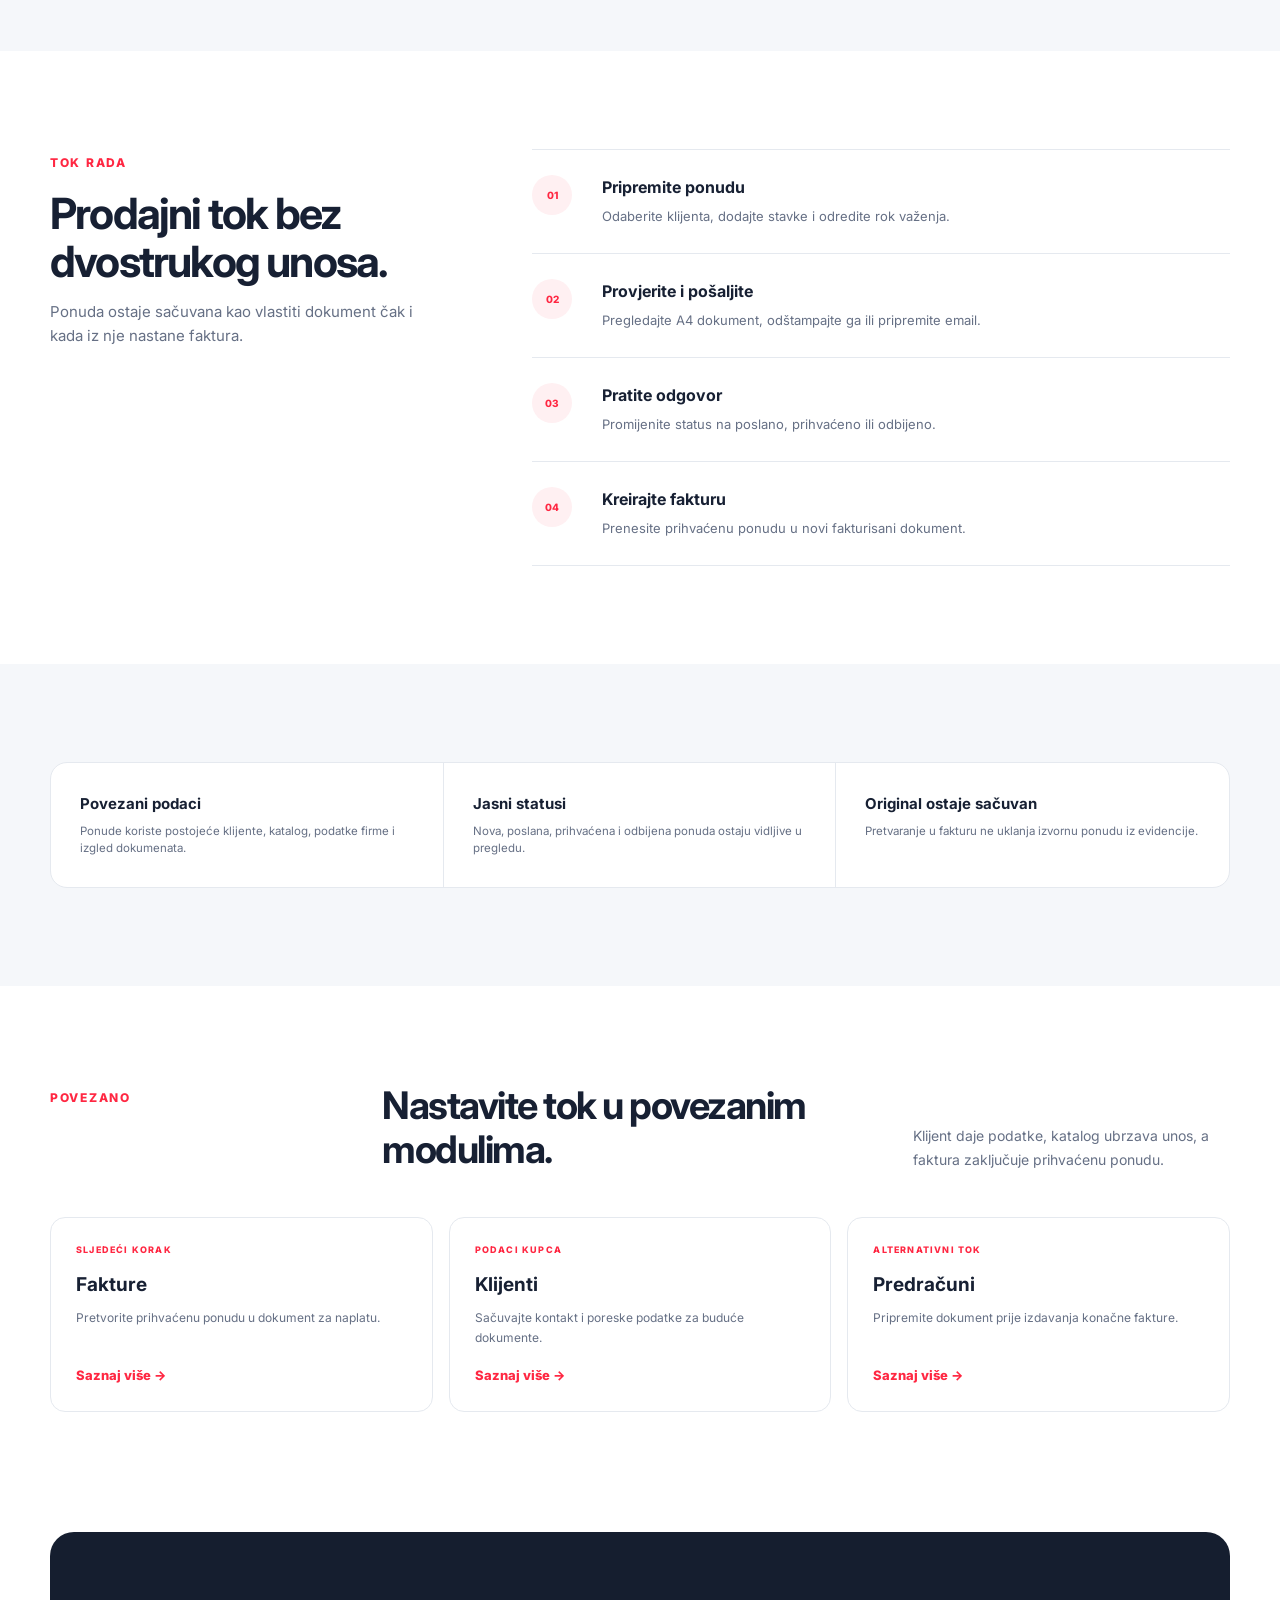
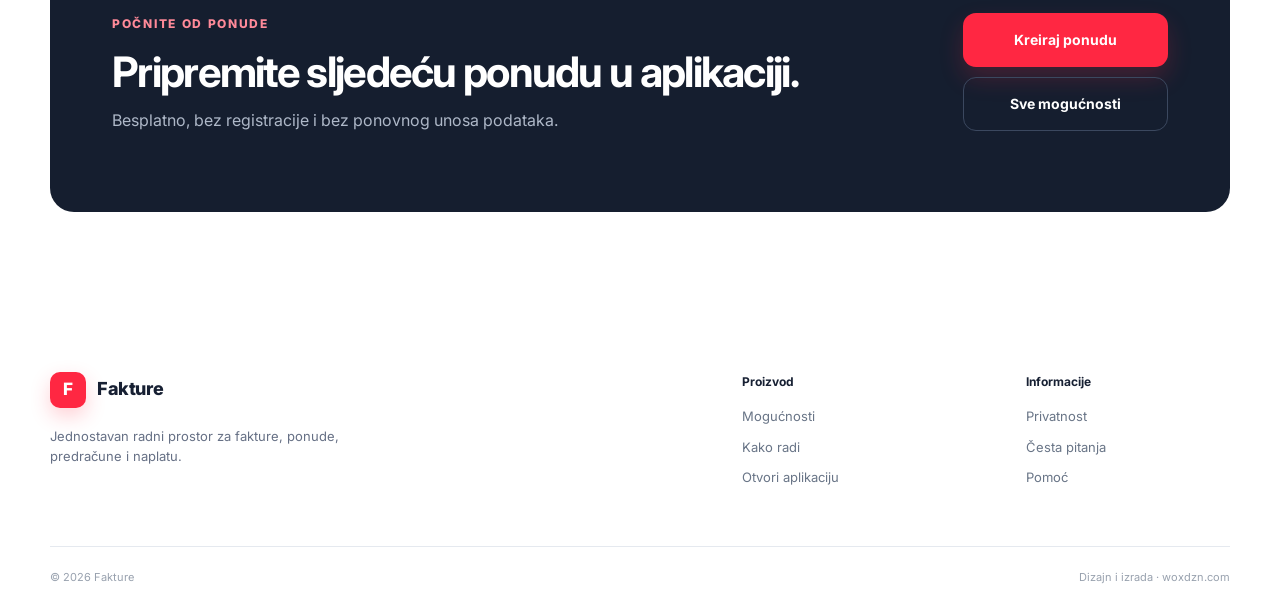
<file: features/ponude/index.html>
<!doctype html><html lang="bs"><head><meta charset="utf-8"><meta name="viewport" content="width=device-width,initial-scale=1"><meta name="description" content="Pripremite, pratite i pretvorite poslovne ponude u fakture."><meta name="theme-color" content="#ffffff"><title>Ponude — Mogućnosti</title><link rel="preconnect" href="https://fonts.googleapis.com"><link rel="preconnect" href="https://fonts.gstatic.com" crossorigin><link href="https://fonts.googleapis.com/css2?family=Inter:wght@400;500;600;700;800&amp;display=swap" rel="stylesheet"><link rel="stylesheet" href="../../site/css/landing.css"><link rel="stylesheet" href="../../site/css/features.css"><link rel="stylesheet" href="../../site/css/feature-detail.css"><script src="../../site/js/landing.js" defer></script></head>
<body><a class="skip-link" href="#sadrzaj">Preskoči na sadržaj</a><header class="site-header scrolled" data-header><div class="container nav-wrap"><a class="brand" href="../../index.html"><span class="brand-mark">F</span><span>Fakture</span></a><button class="nav-toggle" type="button" aria-expanded="false" aria-controls="main-nav" data-nav-toggle><span class="sr-only">Otvori navigaciju</span><span></span><span></span><span></span></button><nav class="main-nav" id="main-nav" aria-label="Glavna navigacija" data-nav><a href="../../index.html">Početna</a><a href="../index.html">Mogućnosti</a><a href="../fakture/index.html">Fakture</a><a class="active" href="../ponude/index.html" aria-current="page">Ponude</a><a href="../predracuni/index.html">Predračuni</a><a href="../../help/index.html">Pomoć</a><a href="../../privacy/index.html">Privatnost</a><a class="button button-small button-primary nav-cta" href="../../app/index.html">Otvori aplikaciju</a></nav></div></header>
<main id="sadrzaj"><section class="detail-hero"><div class="container"><nav class="breadcrumbs" aria-label="Putanja"><a href="../../index.html">Početna</a><span>/</span><a href="../index.html">Mogućnosti</a><span>/</span><span>Ponude</span></nav><div class="detail-hero-grid"><div class="detail-hero-copy"><div class="detail-eyebrow"><span class="overview-icon violet"><svg viewBox="0 0 24 24" aria-hidden="true"><path d="M4 4h11l5 5-11 11-5-5Z"/><path d="M9 9h.01"/></svg></span>Ponude</div><h1>Od prve ponude do potvrđenog posla.</h1><p class="detail-lead">Sastavite jasnu ponudu, pratite njen status i prihvaćeni dokument pretvorite u fakturu bez ponovnog unosa stavki i klijenta.</p><div class="detail-actions"><a class="button button-primary button-large" href="../../app/index.html#offers">Otvori ponude <span>→</span></a><a class="button button-secondary button-large" href="#mogucnosti">Pregled mogućnosti</a></div><div class="detail-tags"><span>Live preview</span><span>Statusi ponude</span><span>PDF i štampa</span><span>Pretvaranje u fakturu</span></div></div><div class="detail-shot-wrap"><a class="detail-shot" href="../../app/index.html#offers"><div class="detail-shot-bar"><span><i></i><i></i><i></i></span><small>Stvarni pregled ponuda</small><em>Otvori ↗</em></div><img src="../../assets/images/features/ponude.png" alt="Stvarni pregled ponuda u aplikaciji"></a></div></div></div></section>
<nav class="detail-nav"><div class="container"><a href="#mogucnosti">Mogućnosti</a><a href="#tok-rada">Tok rada</a><a href="#povezano">Povezane funkcije</a><a href="../../app/index.html#offers">Otvori ponude ↗</a></div></nav>
<section class="detail-section muted" id="mogucnosti"><div class="container"><div class="detail-section-head"><span class="kicker">ŠTA MOŽETE URADITI</span><h2>Ponuda koristi isti uredan tok kao faktura.</h2><p>Klijent, stavke i vizuelni izgled ostaju dosljedni kroz cijeli prodajni proces.</p></div><div class="capability-grid"><article class="capability-card"><span class="cap-icon">01</span><h3>Editor i live preview</h3><p>Unos klijenta, stavki, cijena, poreza i napomene odmah ažurira A4 pregled ponude.</p></article><article class="capability-card"><span class="cap-icon">02</span><h3>Rok važenja</h3><p>Datum izdavanja i datum važenja jasno se prikazuju u listi i na samom dokumentu.</p></article><article class="capability-card"><span class="cap-icon">03</span><h3>Praćenje statusa</h3><p>Ponude mogu biti nove, poslane, prihvaćene ili odbijene, uz direktnu promjenu statusa.</p></article><article class="capability-card"><span class="cap-icon">04</span><h3>Filteri i masovne radnje</h3><p>Pretraga, period, status, klijent, valuta i sortiranje pomažu pri radu s većim brojem ponuda.</p></article><article class="capability-card"><span class="cap-icon">05</span><h3>PDF, štampa i email</h3><p>Ponudu možete otvoriti za štampu, izvesti kao dokument i pripremiti za slanje klijentu.</p></article><article class="capability-card"><span class="cap-icon">06</span><h3>Pretvaranje u fakturu</h3><p>Prihvaćena ponuda postaje osnova nove fakture, uz prenesene podatke klijenta i stavke.</p></article></div></div></section>
<section class="detail-section" id="tok-rada"><div class="container detail-workflow"><div class="detail-workflow-copy"><span class="kicker">TOK RADA</span><h2>Prodajni tok bez dvostrukog unosa.</h2><p>Ponuda ostaje sačuvana kao vlastiti dokument čak i kada iz nje nastane faktura.</p></div><div class="flow-list"><div class="flow-item"><div><h3>Pripremite ponudu</h3><p>Odaberite klijenta, dodajte stavke i odredite rok važenja.</p></div></div><div class="flow-item"><div><h3>Provjerite i pošaljite</h3><p>Pregledajte A4 dokument, odštampajte ga ili pripremite email.</p></div></div><div class="flow-item"><div><h3>Pratite odgovor</h3><p>Promijenite status na poslano, prihvaćeno ili odbijeno.</p></div></div><div class="flow-item"><div><h3>Kreirajte fakturu</h3><p>Prenesite prihvaćenu ponudu u novi fakturisani dokument.</p></div></div></div></div></section>
<section class="detail-section muted"><div class="container"><div class="fact-strip"><div><strong>Povezani podaci</strong><span>Ponude koriste postojeće klijente, katalog, podatke firme i izgled dokumenata.</span></div><div><strong>Jasni statusi</strong><span>Nova, poslana, prihvaćena i odbijena ponuda ostaju vidljive u pregledu.</span></div><div><strong>Original ostaje sačuvan</strong><span>Pretvaranje u fakturu ne uklanja izvornu ponudu iz evidencije.</span></div></div></div></section>
<section class="detail-section" id="povezano"><div class="container"><div class="detail-section-head"><span class="kicker">POVEZANO</span><h2>Nastavite tok u povezanim modulima.</h2><p>Klijent daje podatke, katalog ubrzava unos, a faktura zaključuje prihvaćenu ponudu.</p></div><div class="related-grid"><a class="related-card" href="../fakture/index.html"><small>SLJEDEĆI KORAK</small><h3>Fakture</h3><p>Pretvorite prihvaćenu ponudu u dokument za naplatu.</p><em>Saznaj više →</em></a><a class="related-card" href="../klijenti/index.html"><small>PODACI KUPCA</small><h3>Klijenti</h3><p>Sačuvajte kontakt i poreske podatke za buduće dokumente.</p><em>Saznaj više →</em></a><a class="related-card" href="../predracuni/index.html"><small>ALTERNATIVNI TOK</small><h3>Predračuni</h3><p>Pripremite dokument prije izdavanja konačne fakture.</p><em>Saznaj više →</em></a></div></div></section>
<section class="detail-cta"><div class="container"><div class="detail-cta-panel"><div><span class="kicker kicker-light">POČNITE OD PONUDE</span><h2>Pripremite sljedeću ponudu u aplikaciji.</h2><p>Besplatno, bez registracije i bez ponovnog unosa podataka.</p></div><div class="detail-cta-actions"><a class="button button-primary button-large" href="../../app/index.html#offers">Kreiraj ponudu</a><a class="button button-ghost button-large" href="../index.html">Sve mogućnosti</a></div></div></div></section></main>
<footer class="site-footer"><div class="container footer-main"><div class="footer-brand"><a class="brand" href="../../index.html"><span class="brand-mark" aria-hidden="true">F</span><span>Fakture</span></a><p>Jednostavan radni prostor za fakture, ponude, predračune i naplatu.</p></div><div class="footer-links"><strong>Proizvod</strong><a href="../index.html">Mogućnosti</a><a href="../../index.html#kako-radi">Kako radi</a><a href="../../app/index.html">Otvori aplikaciju</a></div><div class="footer-links"><strong>Informacije</strong><a href="../../privacy/index.html">Privatnost</a><a href="../../help/index.html#faq">Česta pitanja</a><a href="../../help/index.html">Pomoć</a></div></div><div class="container footer-bottom"><span>© <span data-year></span> Fakture</span><span>Dizajn i izrada · woxdzn.com</span></div></footer></body></html>
</file>
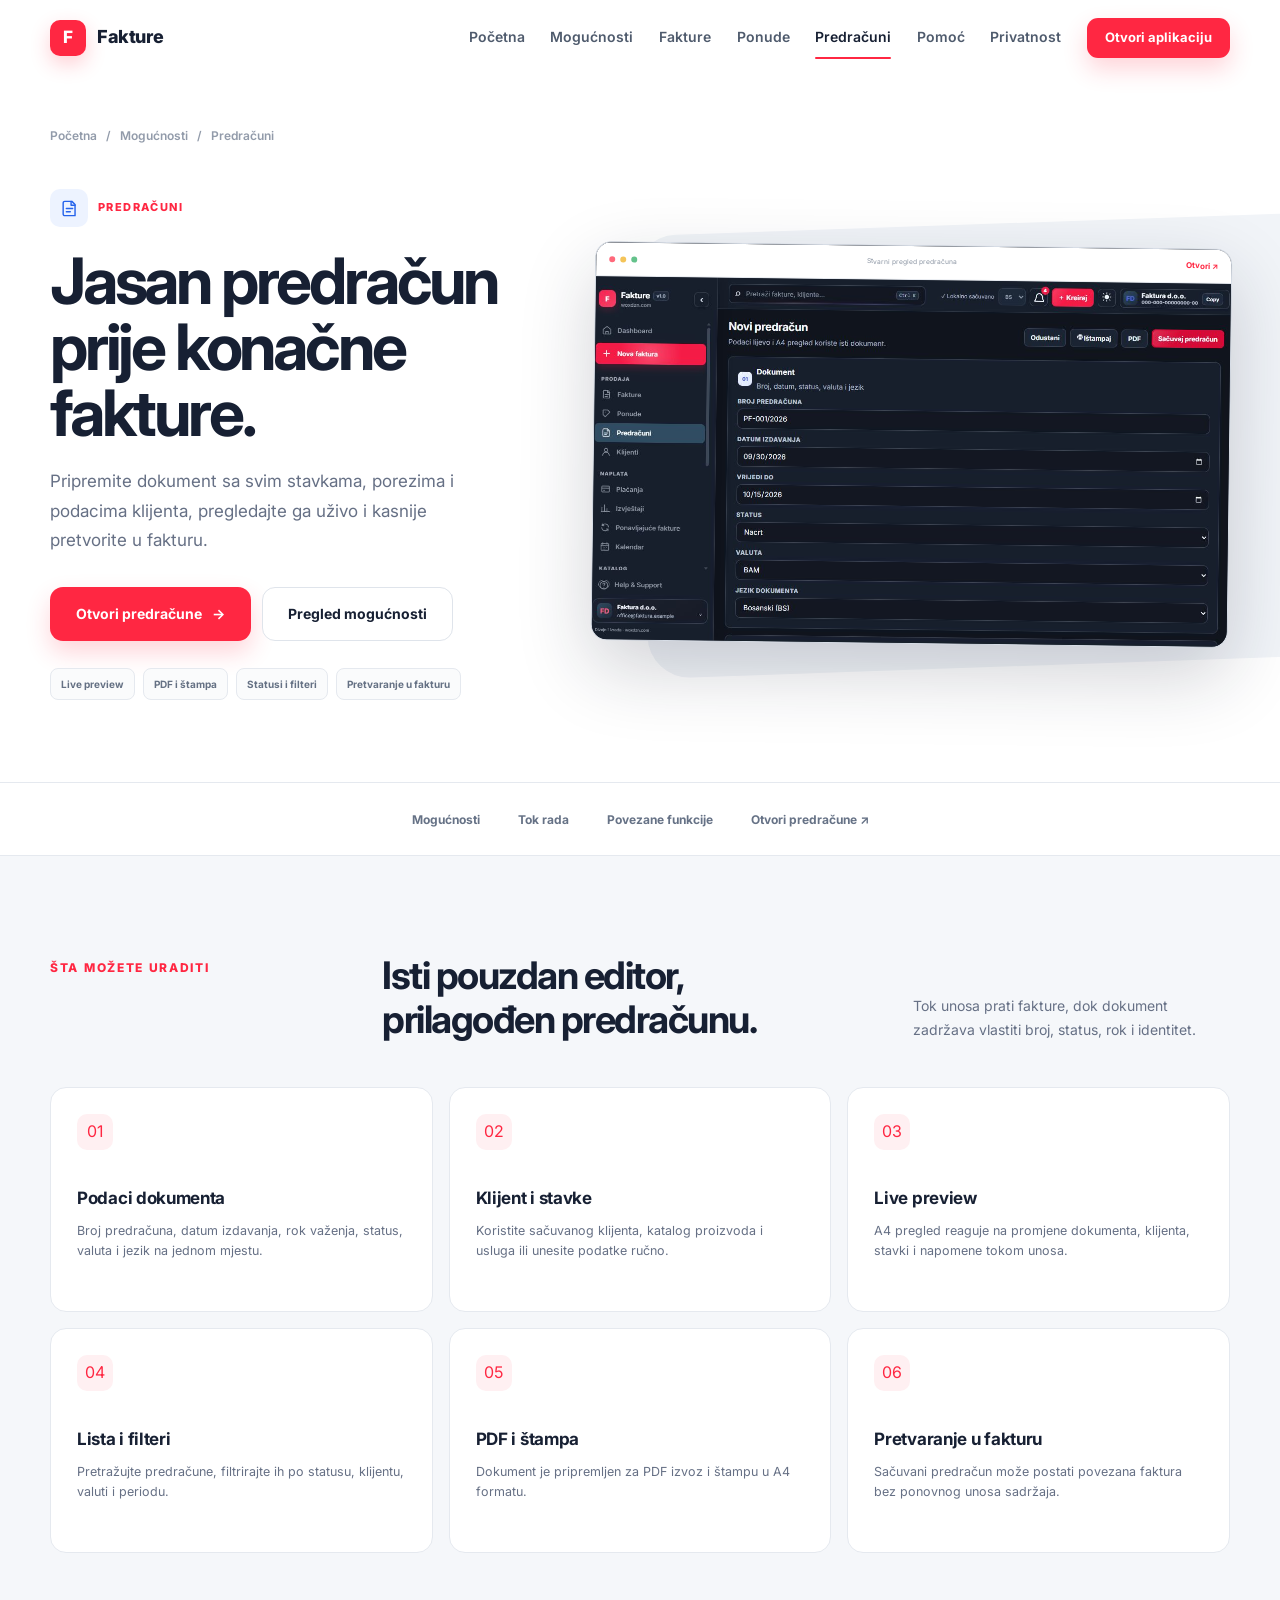
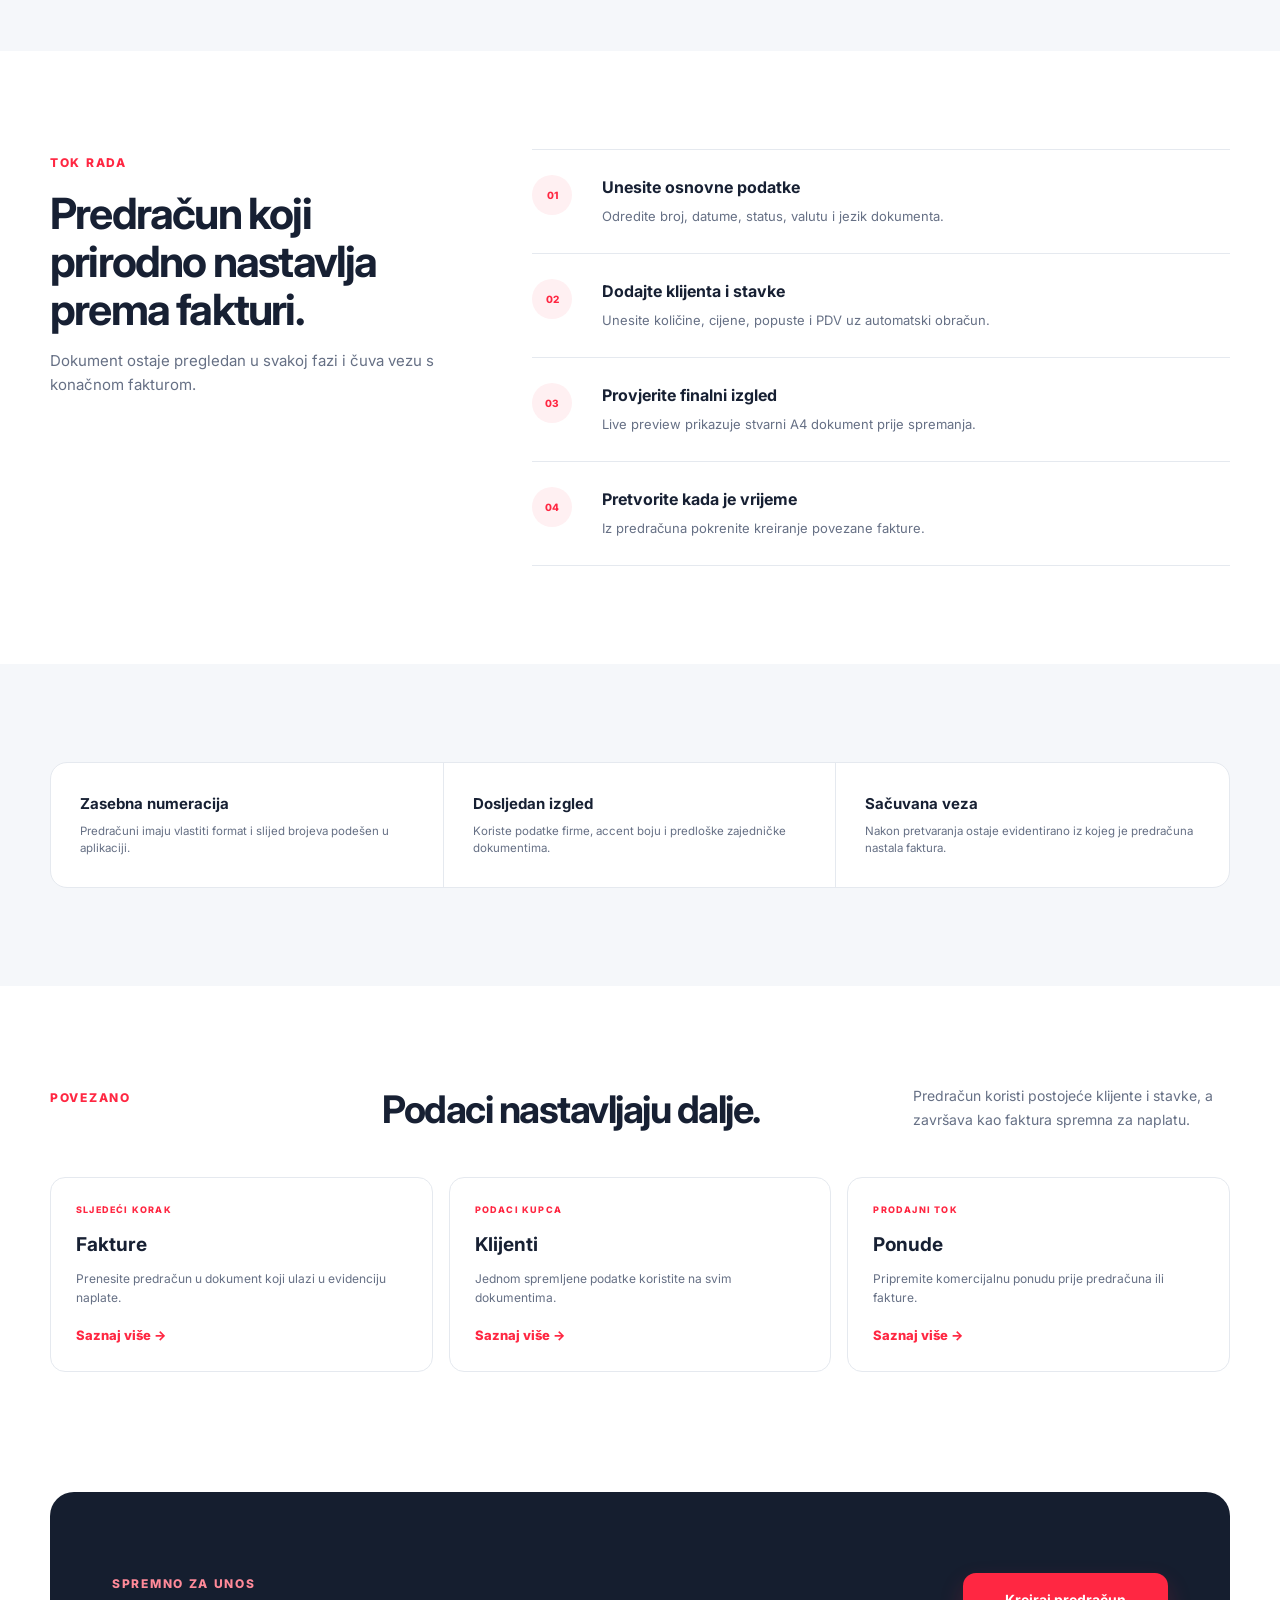
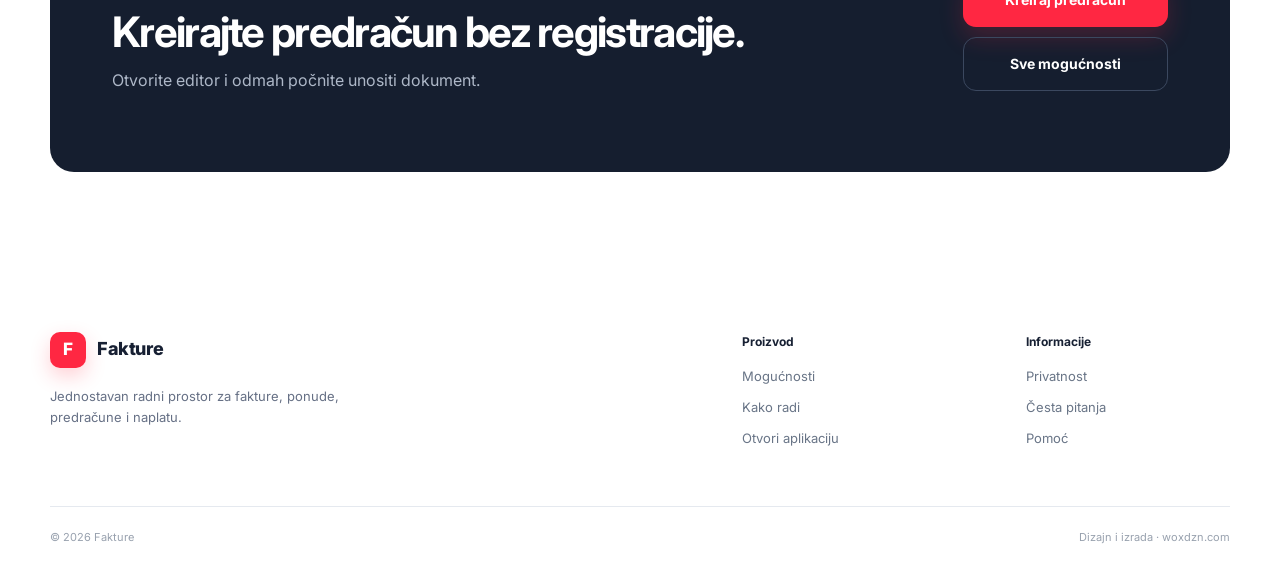
<file: features/predracuni/index.html>
<!doctype html><html lang="bs"><head><meta charset="utf-8"><meta name="viewport" content="width=device-width,initial-scale=1"><meta name="description" content="Kreirajte predračune uz live preview, PDF, štampu i pretvaranje u fakturu."><meta name="theme-color" content="#ffffff"><title>Predračuni — Mogućnosti</title><link rel="preconnect" href="https://fonts.googleapis.com"><link rel="preconnect" href="https://fonts.gstatic.com" crossorigin><link href="https://fonts.googleapis.com/css2?family=Inter:wght@400;500;600;700;800&amp;display=swap" rel="stylesheet"><link rel="stylesheet" href="../../site/css/landing.css"><link rel="stylesheet" href="../../site/css/features.css"><link rel="stylesheet" href="../../site/css/feature-detail.css"><script src="../../site/js/landing.js" defer></script></head>
<body><a class="skip-link" href="#sadrzaj">Preskoči na sadržaj</a><header class="site-header scrolled" data-header><div class="container nav-wrap"><a class="brand" href="../../index.html"><span class="brand-mark">F</span><span>Fakture</span></a><button class="nav-toggle" type="button" aria-expanded="false" aria-controls="main-nav" data-nav-toggle><span class="sr-only">Otvori navigaciju</span><span></span><span></span><span></span></button><nav class="main-nav" id="main-nav" aria-label="Glavna navigacija" data-nav><a href="../../index.html">Početna</a><a href="../index.html">Mogućnosti</a><a href="../fakture/index.html">Fakture</a><a href="../ponude/index.html">Ponude</a><a class="active" href="../predracuni/index.html" aria-current="page">Predračuni</a><a href="../../help/index.html">Pomoć</a><a href="../../privacy/index.html">Privatnost</a><a class="button button-small button-primary nav-cta" href="../../app/index.html">Otvori aplikaciju</a></nav></div></header>
<main id="sadrzaj"><section class="detail-hero"><div class="container"><nav class="breadcrumbs" aria-label="Putanja"><a href="../../index.html">Početna</a><span>/</span><a href="../index.html">Mogućnosti</a><span>/</span><span>Predračuni</span></nav><div class="detail-hero-grid"><div class="detail-hero-copy"><div class="detail-eyebrow"><span class="overview-icon blue"><svg viewBox="0 0 24 24" aria-hidden="true"><path d="M6 3h9l4 4v14H6a2 2 0 0 1-2-2V5a2 2 0 0 1 2-2Z"/><path d="M14 3v5h5M8 12h8M8 16h5"/></svg></span>Predračuni</div><h1>Jasan predračun prije konačne fakture.</h1><p class="detail-lead">Pripremite dokument sa svim stavkama, porezima i podacima klijenta, pregledajte ga uživo i kasnije pretvorite u fakturu.</p><div class="detail-actions"><a class="button button-primary button-large" href="../../app/index.html#proformas">Otvori predračune <span>→</span></a><a class="button button-secondary button-large" href="#mogucnosti">Pregled mogućnosti</a></div><div class="detail-tags"><span>Live preview</span><span>PDF i štampa</span><span>Statusi i filteri</span><span>Pretvaranje u fakturu</span></div></div><div class="detail-shot-wrap"><a class="detail-shot" href="../../app/index.html#proformas"><div class="detail-shot-bar"><span><i></i><i></i><i></i></span><small>Stvarni pregled predračuna</small><em>Otvori ↗</em></div><img src="../../assets/images/features/predracuni.png" alt="Stvarni pregled predračuna u aplikaciji"></a></div></div></div></section>
<nav class="detail-nav"><div class="container"><a href="#mogucnosti">Mogućnosti</a><a href="#tok-rada">Tok rada</a><a href="#povezano">Povezane funkcije</a><a href="../../app/index.html#proformas">Otvori predračune ↗</a></div></nav>
<section class="detail-section muted" id="mogucnosti"><div class="container"><div class="detail-section-head"><span class="kicker">ŠTA MOŽETE URADITI</span><h2>Isti pouzdan editor, prilagođen predračunu.</h2><p>Tok unosa prati fakture, dok dokument zadržava vlastiti broj, status, rok i identitet.</p></div><div class="capability-grid"><article class="capability-card"><span class="cap-icon">01</span><h3>Podaci dokumenta</h3><p>Broj predračuna, datum izdavanja, rok važenja, status, valuta i jezik na jednom mjestu.</p></article><article class="capability-card"><span class="cap-icon">02</span><h3>Klijent i stavke</h3><p>Koristite sačuvanog klijenta, katalog proizvoda i usluga ili unesite podatke ručno.</p></article><article class="capability-card"><span class="cap-icon">03</span><h3>Live preview</h3><p>A4 pregled reaguje na promjene dokumenta, klijenta, stavki i napomene tokom unosa.</p></article><article class="capability-card"><span class="cap-icon">04</span><h3>Lista i filteri</h3><p>Pretražujte predračune, filtrirajte ih po statusu, klijentu, valuti i periodu.</p></article><article class="capability-card"><span class="cap-icon">05</span><h3>PDF i štampa</h3><p>Dokument je pripremljen za PDF izvoz i štampu u A4 formatu.</p></article><article class="capability-card"><span class="cap-icon">06</span><h3>Pretvaranje u fakturu</h3><p>Sačuvani predračun može postati povezana faktura bez ponovnog unosa sadržaja.</p></article></div></div></section>
<section class="detail-section" id="tok-rada"><div class="container detail-workflow"><div class="detail-workflow-copy"><span class="kicker">TOK RADA</span><h2>Predračun koji prirodno nastavlja prema fakturi.</h2><p>Dokument ostaje pregledan u svakoj fazi i čuva vezu s konačnom fakturom.</p></div><div class="flow-list"><div class="flow-item"><div><h3>Unesite osnovne podatke</h3><p>Odredite broj, datume, status, valutu i jezik dokumenta.</p></div></div><div class="flow-item"><div><h3>Dodajte klijenta i stavke</h3><p>Unesite količine, cijene, popuste i PDV uz automatski obračun.</p></div></div><div class="flow-item"><div><h3>Provjerite finalni izgled</h3><p>Live preview prikazuje stvarni A4 dokument prije spremanja.</p></div></div><div class="flow-item"><div><h3>Pretvorite kada je vrijeme</h3><p>Iz predračuna pokrenite kreiranje povezane fakture.</p></div></div></div></div></section>
<section class="detail-section muted"><div class="container"><div class="fact-strip"><div><strong>Zasebna numeracija</strong><span>Predračuni imaju vlastiti format i slijed brojeva podešen u aplikaciji.</span></div><div><strong>Dosljedan izgled</strong><span>Koriste podatke firme, accent boju i predloške zajedničke dokumentima.</span></div><div><strong>Sačuvana veza</strong><span>Nakon pretvaranja ostaje evidentirano iz kojeg je predračuna nastala faktura.</span></div></div></div></section>
<section class="detail-section" id="povezano"><div class="container"><div class="detail-section-head"><span class="kicker">POVEZANO</span><h2>Podaci nastavljaju dalje.</h2><p>Predračun koristi postojeće klijente i stavke, a završava kao faktura spremna za naplatu.</p></div><div class="related-grid"><a class="related-card" href="../fakture/index.html"><small>SLJEDEĆI KORAK</small><h3>Fakture</h3><p>Prenesite predračun u dokument koji ulazi u evidenciju naplate.</p><em>Saznaj više →</em></a><a class="related-card" href="../klijenti/index.html"><small>PODACI KUPCA</small><h3>Klijenti</h3><p>Jednom spremljene podatke koristite na svim dokumentima.</p><em>Saznaj više →</em></a><a class="related-card" href="../ponude/index.html"><small>PRODAJNI TOK</small><h3>Ponude</h3><p>Pripremite komercijalnu ponudu prije predračuna ili fakture.</p><em>Saznaj više →</em></a></div></div></section>
<section class="detail-cta"><div class="container"><div class="detail-cta-panel"><div><span class="kicker kicker-light">SPREMNO ZA UNOS</span><h2>Kreirajte predračun bez registracije.</h2><p>Otvorite editor i odmah počnite unositi dokument.</p></div><div class="detail-cta-actions"><a class="button button-primary button-large" href="../../app/index.html#proformas">Kreiraj predračun</a><a class="button button-ghost button-large" href="../index.html">Sve mogućnosti</a></div></div></div></section></main>
<footer class="site-footer"><div class="container footer-main"><div class="footer-brand"><a class="brand" href="../../index.html"><span class="brand-mark" aria-hidden="true">F</span><span>Fakture</span></a><p>Jednostavan radni prostor za fakture, ponude, predračune i naplatu.</p></div><div class="footer-links"><strong>Proizvod</strong><a href="../index.html">Mogućnosti</a><a href="../../index.html#kako-radi">Kako radi</a><a href="../../app/index.html">Otvori aplikaciju</a></div><div class="footer-links"><strong>Informacije</strong><a href="../../privacy/index.html">Privatnost</a><a href="../../help/index.html#faq">Česta pitanja</a><a href="../../help/index.html">Pomoć</a></div></div><div class="container footer-bottom"><span>© <span data-year></span> Fakture</span><span>Dizajn i izrada · woxdzn.com</span></div></footer></body></html>
</file>
<file: site/css/landing.css>
:root{--brand:#ff2742;--brand-dark:#dc1730;--ink:#172033;--muted:#667085;--soft:#f5f7fa;--line:#e5e9ef;--white:#fff;--navy:#151e2f;--blue:#2563eb;--green:#16a36a;--orange:#e58b22;--violet:#7c55d9;--shadow:0 24px 70px rgba(23,32,51,.12);--container:1180px}
*{box-sizing:border-box}html{scroll-behavior:smooth;scroll-padding-top:96px}body{margin:0;color:var(--ink);background:#fff;font-family:"Inter",Arial,sans-serif;font-size:16px;line-height:1.6;-webkit-font-smoothing:antialiased}body.nav-open{overflow:hidden}a{color:inherit;text-decoration:none}button{font:inherit}svg{display:block;fill:none;stroke:currentColor;stroke-width:1.8;stroke-linecap:round;stroke-linejoin:round}.container{width:min(var(--container),calc(100% - 48px));margin-inline:auto}.section{padding:110px 0}.sr-only{position:absolute;width:1px;height:1px;padding:0;margin:-1px;overflow:hidden;clip:rect(0,0,0,0);white-space:nowrap;border:0}.skip-link{position:fixed;left:18px;top:14px;z-index:1000;padding:10px 15px;border-radius:10px;background:var(--navy);color:#fff;transform:translateY(-150%)}.skip-link:focus{transform:none}
.site-header{height:76px;position:fixed;inset:0 0 auto;z-index:100;background:rgba(255,255,255,.94);border-bottom:1px solid transparent;backdrop-filter:blur(12px);transition:.2s}.site-header.scrolled{border-color:var(--line);box-shadow:0 8px 30px rgba(23,32,51,.05)}.nav-wrap{height:100%;display:flex;align-items:center;justify-content:space-between}.brand{display:inline-flex;align-items:center;gap:11px;font-size:18px;font-weight:800;letter-spacing:-.4px}.brand-mark{width:36px;height:36px;display:grid;place-items:center;background:var(--brand);color:#fff;border-radius:10px;font-size:17px;box-shadow:0 8px 20px rgba(255,39,66,.22)}.main-nav{display:flex;align-items:center;gap:clamp(14px,2vw,30px);color:#4f5b6d;font-size:14px;font-weight:600}.main-nav>a:not(.button):hover{color:var(--ink)}.nav-toggle{display:none;width:42px;height:42px;border:0;background:transparent;padding:10px;cursor:pointer}.nav-toggle span:not(.sr-only){display:block;height:2px;background:var(--ink);margin:5px 0;border-radius:4px;transition:.2s}
.button{display:inline-flex;align-items:center;justify-content:center;gap:10px;min-height:46px;padding:0 21px;border:1px solid transparent;border-radius:11px;font-size:14px;font-weight:700;line-height:1;transition:transform .18s,box-shadow .18s,background .18s}.button:hover{transform:translateY(-2px)}.button svg{width:18px;height:18px}.button-primary{background:var(--brand);color:#fff;box-shadow:0 11px 25px rgba(255,39,66,.2)}.button-primary:hover{background:var(--brand-dark);box-shadow:0 14px 30px rgba(255,39,66,.26)}.button-secondary{background:#fff;border-color:#dfe4eb}.button-secondary:hover{box-shadow:0 10px 25px rgba(23,32,51,.08)}.button-white{background:#fff;color:var(--ink);box-shadow:0 12px 30px rgba(0,0,0,.16)}.button-small{min-height:40px;padding-inline:17px;font-size:13px}.button-large{min-height:54px;padding-inline:25px;border-radius:13px}
.hero{padding-top:156px;padding-bottom:96px;overflow:hidden;background:linear-gradient(180deg,#fff 0%,#fff 72%,#fafbfc 100%)}.hero-grid{display:grid;grid-template-columns:.88fr 1.12fr;gap:66px;align-items:center}.eyebrow,.kicker{font-size:12px;line-height:1.2;font-weight:800;letter-spacing:1.7px;color:var(--brand)}.eyebrow{display:inline-flex;align-items:center;gap:9px;padding:8px 12px;border:1px solid #ffd6dc;border-radius:100px;background:#fff7f8;letter-spacing:.6px}.eyebrow span{width:7px;height:7px;border-radius:50%;background:var(--brand);box-shadow:0 0 0 4px rgba(255,39,66,.11)}.hero h1{font-size:clamp(48px,5.4vw,76px);line-height:1.04;letter-spacing:-3.7px;margin:24px 0;font-weight:800}.hero h1 em{font-style:normal;color:var(--brand)}.hero-lead{max-width:600px;color:#5f6b7c;font-size:18px;line-height:1.72;margin:0}.hero-actions{display:flex;gap:12px;margin-top:34px}.hero-points{display:flex;flex-wrap:wrap;gap:18px 24px;list-style:none;padding:0;margin:28px 0 0;color:#586578;font-size:13px;font-weight:600}.hero-points li{display:flex;align-items:center;gap:7px}.hero-points svg{width:18px;height:18px;color:var(--green);stroke-width:2.4}
.hero-visual{position:relative;padding:40px 0 40px 20px}.hero-visual:before{content:"";position:absolute;inset:3% -18% -4% 10%;background:linear-gradient(145deg,#f4f6fa,#edf1f6);border-radius:60px;transform:rotate(-3deg)}.screenshot-frame{position:relative;z-index:1;border:1px solid #dce2e9;border-radius:18px;background:#fff;overflow:hidden;box-shadow:0 30px 80px rgba(32,43,62,.2);transform:rotate(1deg)}.screenshot-frame img{display:block;width:100%;aspect-ratio:1.72/1;object-fit:cover;object-position:top}.screenshot-bar{height:34px;display:grid;grid-template-columns:1fr auto 1fr;align-items:center;padding:0 13px;border-bottom:1px solid #e8ecf1;color:#8993a1;font-size:8px}.screenshot-bar>span{display:flex;gap:5px}.screenshot-bar i{width:6px;height:6px;border-radius:50%;background:#d7dce3}.screenshot-bar i:first-child{background:#ff7888}.screenshot-bar i:nth-child(2){background:#f4c550}.screenshot-bar i:last-child{background:#69c28e}.visual-note{position:absolute;z-index:3;display:flex;align-items:center;gap:10px;padding:11px 14px;background:#fff;border:1px solid #e3e7ed;border-radius:12px;box-shadow:0 15px 40px rgba(23,32,51,.14)}.visual-note-top{right:-22px;top:0}.visual-note-bottom{left:-3px;bottom:0}.note-icon{width:31px;height:31px;border-radius:9px;background:#fff0f2;color:var(--brand);display:grid;place-items:center;font-size:15px;font-weight:800}.note-icon-green{background:#e9f8f1;color:var(--green)}.visual-note strong,.visual-note small{display:block}.visual-note strong{font-size:10px}.visual-note small{font-size:7px;color:#929ba9}
.trust-strip{border-block:1px solid var(--line)}.trust-grid{min-height:110px;display:grid;grid-template-columns:repeat(4,1fr);align-items:center}.trust-grid>div{min-height:58px;display:flex;align-items:center;justify-content:center;gap:11px;border-right:1px solid var(--line);color:#667085;font-size:13px;font-weight:600}.trust-grid>div:last-child{border:0}.trust-number{color:var(--ink);font-size:25px;font-weight:800;letter-spacing:-1px}.trust-icon{width:34px;height:34px;border-radius:9px;display:grid;place-items:center;color:var(--brand);background:#fff0f2}.trust-icon svg{width:19px;height:19px}
.section-heading{max-width:700px;margin-bottom:54px}.section-heading h2{font-size:clamp(36px,4vw,52px);line-height:1.12;letter-spacing:-2.3px;margin:15px 0 17px}.section-heading p{color:var(--muted);font-size:17px;line-height:1.7;margin:0}.section-heading.centered{text-align:center;margin-inline:auto}.section-heading.compact{max-width:650px;margin-bottom:64px}.split-heading{max-width:none;display:grid;grid-template-columns:1.1fr .7fr;align-items:end;gap:90px}.split-heading h2{margin-bottom:0}.split-heading>p{padding-bottom:5px}
.benefit-grid{display:grid;grid-template-columns:repeat(3,1fr);gap:22px}.benefit-card{padding:32px 30px;border:1px solid var(--line);border-radius:18px;background:#fff;transition:.2s}.benefit-card:hover{transform:translateY(-4px);box-shadow:0 18px 45px rgba(23,32,51,.08)}.feature-icon{width:48px;height:48px;border-radius:13px;display:grid;place-items:center;margin-bottom:22px}.feature-icon svg{width:24px;height:24px}.feature-icon.red{background:#fff0f2;color:var(--brand)}.feature-icon.blue{background:#edf3ff;color:var(--blue)}.feature-icon.green{background:#e9f8f1;color:var(--green)}.feature-icon.orange{background:#fff4e7;color:var(--orange)}.feature-icon.violet{background:#f2edff;color:var(--violet)}.benefit-card h3,.feature-card h3,.steps h3{font-size:20px;letter-spacing:-.45px;margin:0 0 10px}.benefit-card p,.feature-card p,.steps p{color:var(--muted);margin:0;line-height:1.72;font-size:14px}
.features,.product-showcase{background:var(--soft)}.feature-grid{display:grid;grid-template-columns:repeat(3,1fr);gap:20px}.feature-card{position:relative;min-height:270px;padding:30px;border:1px solid #e2e7ed;border-radius:18px;background:#fff;overflow:hidden}.feature-card-wide{grid-column:span 2;display:grid;grid-template-columns:1fr 1fr;align-items:center;min-height:350px;padding:40px}.feature-card-copy{max-width:380px;position:relative;z-index:2}.feature-index{display:block;color:#a0a8b4;font-size:11px;font-weight:800;letter-spacing:1.4px;margin-bottom:30px}.feature-card-wide h3{font-size:27px}.feature-card-wide p{font-size:15px}.feature-card a,.text-link{display:inline-flex;gap:8px;align-items:center;color:var(--brand);font-size:13px;font-weight:800;margin-top:22px}.feature-card-dark{background:var(--navy);border-color:var(--navy);color:#fff}.feature-card-dark p{color:#aeb8c8}.feature-card-dark .feature-index{color:#7e899b}.workspace-tags{display:flex;flex-wrap:wrap;gap:8px;margin-top:27px}.workspace-tags span{padding:7px 10px;background:#222e44;border:1px solid #334057;border-radius:8px;color:#cbd3df;font-size:11px;font-weight:600}.document-stack{height:270px;position:relative;margin-left:35px}.doc{position:absolute;width:185px;height:245px;border-radius:8px;background:#fff;border:1px solid #dfe4ea;box-shadow:0 18px 40px rgba(23,32,51,.11);padding:21px}.doc-back{right:8px;top:5px;transform:rotate(10deg);background:#eef2f6}.doc-mid{right:50px;top:9px;transform:rotate(-5deg)}.doc-front{right:28px;top:13px}.doc-back i,.doc-mid i{display:block;height:7px;margin-bottom:10px;border-radius:3px;background:#dce2e8}.doc-head{display:flex;justify-content:space-between}.doc-head>b{width:27px;height:27px;display:grid;place-items:center;border-radius:7px;background:var(--brand);color:#fff;font-size:10px}.doc-head span{text-align:right}.doc-head strong,.doc-head small{display:block}.doc-head strong{font-size:9px}.doc-head small{color:#8f99a8;font-size:5px}.doc-lines{margin-top:38px}.doc-lines i{display:block;height:6px;margin-bottom:10px;background:#e8ecf1;border-radius:2px}.doc-lines i:nth-child(2){width:70%}.doc-lines i:nth-child(4){width:55%}.doc-total{display:flex;justify-content:space-between;margin-top:27px;padding-top:13px;border-top:2px solid var(--brand);font-size:6px}.doc-total strong{font-size:9px;color:var(--brand)}
.steps{list-style:none;padding:0;margin:0;display:grid;grid-template-columns:repeat(3,1fr)}.steps li{position:relative;text-align:center;padding:0 52px}.steps li+li:before{content:"";position:absolute;top:44px;left:-20%;width:40%;height:1px;background:#dfe4e9}.step-number{position:absolute;right:24px;top:4px;color:#d4d9e0;font-size:12px;font-weight:800}.step-icon{width:88px;height:88px;margin:0 auto 26px;border:1px solid #e1e5eb;border-radius:50%;display:grid;place-items:center;color:var(--brand);box-shadow:0 14px 35px rgba(23,32,51,.07)}.step-icon svg{width:31px;height:31px}.steps p{max-width:280px;margin:auto}.workflow-action{text-align:center;margin-top:52px}
.showcase-window{display:block;border:1px solid #d9dfe7;border-radius:18px;background:#fff;overflow:hidden;box-shadow:var(--shadow);transition:.2s}.showcase-window:hover{transform:translateY(-3px);box-shadow:0 30px 85px rgba(23,32,51,.16)}.showcase-window img{display:block;width:100%;height:auto}.showcase-toolbar{height:49px;display:grid;grid-template-columns:1fr auto 1fr;align-items:center;padding:0 18px;border-bottom:1px solid #e5e9ef;color:#8a94a3;font-size:10px}.showcase-toolbar>span{display:flex;gap:6px}.showcase-toolbar i{width:8px;height:8px;border-radius:50%;background:#dce1e7}.showcase-toolbar i:first-child{background:#ff687b}.showcase-toolbar i:nth-child(2){background:#f6c758}.showcase-toolbar i:nth-child(3){background:#5fc58b}.showcase-toolbar b{color:#677386}.showcase-toolbar em{justify-self:end;color:var(--brand);font-style:normal;font-weight:700}.showcase-caption{display:flex;justify-content:center;align-items:center;gap:8px;color:#8a95a5;font-size:12px;margin:22px 0 0}.showcase-caption span{width:7px;height:7px;border-radius:50%;background:var(--green)}
.privacy{background:var(--navy);color:#fff;overflow:hidden}.privacy-grid{display:grid;grid-template-columns:.85fr 1fr;gap:100px;align-items:center}.privacy-visual{position:relative;min-height:450px;display:grid;place-items:center}.privacy-ring{position:absolute;border:1px solid #354158;border-radius:50%}.ring-one{width:330px;height:330px}.ring-two{width:440px;height:440px;border-style:dashed}.privacy-shield{position:relative;z-index:2;width:160px;height:160px;display:grid;place-items:center;border-radius:42px;background:#212d43;box-shadow:0 25px 70px rgba(0,0,0,.3)}.privacy-shield svg{width:85px;height:85px;color:var(--brand);stroke-width:2.2}.privacy-chip{position:absolute;z-index:3;padding:9px 13px;border:1px solid #3a475f;background:#202b40;border-radius:9px;color:#c9d1df;font-size:10px;font-weight:700}.chip-one{top:52px;left:10px}.chip-two{right:-3px;top:160px}.chip-three{left:28px;bottom:62px}.kicker-light{color:#ff8a99}.privacy-copy h2{font-size:clamp(37px,4vw,54px);line-height:1.12;letter-spacing:-2px;margin:16px 0 22px}.privacy-copy>p{color:#aeb8c8;font-size:16px;line-height:1.75;margin:0}.privacy-copy ul{list-style:none;margin:32px 0 0;padding:0;display:grid;gap:20px}.privacy-copy li{display:grid;grid-template-columns:32px 1fr;gap:13px}.privacy-copy li>span{width:26px;height:26px;display:grid;place-items:center;border:1px solid #3d4a60;border-radius:50%;color:#ff7d8e;font-size:11px;font-weight:800}.privacy-copy strong,.privacy-copy small{display:block}.privacy-copy strong{font-size:14px}.privacy-copy small{color:#9eabbd;font-size:12px;line-height:1.55;margin-top:3px}
.faq-grid{display:grid;grid-template-columns:.6fr 1fr;gap:110px;align-items:start}.faq-intro{position:sticky;top:120px}.faq-intro h2{font-size:48px;line-height:1.1;letter-spacing:-2px;margin:17px 0 16px}.faq-intro p{color:var(--muted);max-width:380px}.faq-list{border-top:1px solid var(--line)}.faq-list details{border-bottom:1px solid var(--line)}.faq-list summary{list-style:none;cursor:pointer;position:relative;padding:25px 50px 25px 0;font-weight:700}.faq-list summary::-webkit-details-marker{display:none}.faq-list summary span:before,.faq-list summary span:after{content:"";position:absolute;right:7px;top:50%;width:15px;height:1.5px;background:var(--ink);transition:.2s}.faq-list summary span:after{transform:rotate(90deg)}.faq-list details[open] summary span:after{transform:none}.faq-list details[open] summary{color:var(--brand)}.faq-list details p{color:var(--muted);font-size:14px;line-height:1.75;margin:-5px 55px 24px 0}
.final-cta{padding-top:40px}.cta-panel{position:relative;min-height:340px;padding:68px 72px;display:grid;grid-template-columns:1fr auto;align-items:center;overflow:hidden;border-radius:26px;background:var(--brand);color:#fff}.cta-panel:after{content:"";position:absolute;width:450px;height:450px;border:1px solid rgba(255,255,255,.16);border-radius:50%;right:-90px;top:-180px;box-shadow:0 0 0 70px rgba(255,255,255,.04),0 0 0 140px rgba(255,255,255,.03)}.cta-panel>div,.cta-panel>a{position:relative;z-index:2}.cta-panel h2{font-size:clamp(38px,4vw,56px);line-height:1.08;letter-spacing:-2.2px;margin:13px 0 15px}.cta-panel p{margin:0;color:#ffe5e9}.cta-mark{position:absolute!important;right:265px;bottom:-100px;font-size:320px;font-weight:800;line-height:1;color:rgba(255,255,255,.06)}
.site-footer{padding:70px 0 24px}.footer-main{display:grid;grid-template-columns:1.5fr .5fr .5fr;gap:80px;padding-bottom:58px}.footer-brand p{max-width:340px;color:var(--muted);font-size:13px;margin:18px 0 0}.footer-links{display:grid;align-content:start;gap:10px;font-size:13px;color:#697587}.footer-links strong{color:var(--ink);font-size:12px;margin-bottom:5px}.footer-links a:hover{color:var(--brand)}.footer-bottom{padding-top:22px;border-top:1px solid var(--line);display:flex;justify-content:space-between;color:#98a1ae;font-size:11px}
@media(max-width:1050px){.hero-grid{grid-template-columns:1fr;gap:45px}.hero-copy{text-align:center}.hero-lead{margin:auto}.hero-actions,.hero-points{justify-content:center}.hero-visual{max-width:800px;margin:auto;width:100%}.feature-grid{grid-template-columns:repeat(2,1fr)}.feature-card-wide{grid-column:span 2}.privacy-grid{gap:55px}.faq-grid{gap:65px}}
@media(max-width:820px){.container{width:min(100% - 36px,var(--container))}.section{padding:82px 0}.nav-toggle{display:block}.main-nav{position:fixed;inset:76px 0 auto;background:#fff;border-bottom:1px solid var(--line);box-shadow:0 18px 35px rgba(23,32,51,.08);padding:20px 24px 26px;display:grid;gap:3px;transform:translateY(-130%);visibility:hidden;transition:.22s}.main-nav.open{transform:none;visibility:visible}.main-nav>a:not(.button){padding:12px 4px}.nav-cta{margin-top:10px}.nav-toggle[aria-expanded="true"] span:nth-child(2){transform:translateY(7px) rotate(45deg)}.nav-toggle[aria-expanded="true"] span:nth-child(3){opacity:0}.nav-toggle[aria-expanded="true"] span:nth-child(4){transform:translateY(-7px) rotate(-45deg)}.hero{padding-top:128px}.hero h1{letter-spacing:-2.7px}.trust-grid{grid-template-columns:repeat(2,1fr)}.trust-grid>div{border-bottom:1px solid var(--line)}.trust-grid>div:nth-child(2){border-right:0}.trust-grid>div:nth-child(3),.trust-grid>div:nth-child(4){border-bottom:0}.benefit-grid{grid-template-columns:1fr}.split-heading{grid-template-columns:1fr;gap:18px}.feature-grid{grid-template-columns:1fr}.feature-card-wide{grid-column:auto}.steps{grid-template-columns:1fr;gap:50px}.steps li{padding-inline:15%}.steps li+li:before{display:none}.privacy-grid,.faq-grid{grid-template-columns:1fr}.faq-intro{position:static}.privacy-visual{min-height:390px}.cta-panel{grid-template-columns:1fr;gap:32px;padding:52px}.cta-panel>a{justify-self:start}.footer-main{grid-template-columns:1fr 1fr}.footer-brand{grid-column:1/-1}}
@media(max-width:560px){.container{width:min(100% - 28px,var(--container))}.section{padding:70px 0}.hero{padding-top:116px;padding-bottom:72px}.hero h1{font-size:45px;letter-spacing:-2.4px}.hero-lead{font-size:16px}.hero-actions{display:grid}.hero-points{display:grid;justify-content:start;text-align:left;gap:9px}.hero-visual{padding:25px 0}.visual-note{padding:8px 10px}.visual-note-top{right:-5px;top:-4px}.visual-note-bottom{left:-5px;bottom:0}.note-icon{width:25px;height:25px}.screenshot-frame img{aspect-ratio:1.45/1}.trust-grid>div{min-height:82px;display:grid;text-align:center;gap:1px;padding:10px;font-size:11px}.trust-number{font-size:21px}.trust-icon{margin:auto}.section-heading{margin-bottom:38px}.section-heading h2{font-size:36px;letter-spacing:-1.6px}.section-heading p{font-size:15px}.feature-card-wide{display:block;padding:30px;min-height:510px}.document-stack{margin:40px 0 0;height:220px}.doc{width:155px;height:210px}.doc-front{right:10%}.doc-mid{right:28%}.doc-back{right:0}.feature-card{min-height:0}.steps li{padding-inline:20px}.step-number{right:10px}.privacy-visual{min-height:300px}.ring-one{width:230px;height:230px}.ring-two{width:305px;height:305px}.privacy-shield{width:120px;height:120px}.privacy-shield svg{width:64px;height:64px}.privacy-chip{font-size:8px}.chip-one{top:22px}.chip-two{top:105px}.chip-three{bottom:30px}.privacy-copy h2{font-size:37px}.faq-intro h2{font-size:39px}.cta-panel{padding:42px 28px;min-height:380px}.cta-panel h2{font-size:38px}.cta-panel>a{width:100%}.showcase-window{margin-inline:-14px;border-radius:0;border-inline:0}.showcase-toolbar b{display:none}.showcase-toolbar{grid-template-columns:1fr 1fr}.showcase-toolbar em{font-size:9px}.showcase-caption{text-align:center}.footer-main{grid-template-columns:1fr;gap:35px}.footer-brand{grid-column:auto}.footer-bottom{display:grid;gap:6px}}
@media(prefers-reduced-motion:reduce){html{scroll-behavior:auto}*,*:before,*:after{transition:none!important}}
</file>
<file: site/css/features.css>
.main-nav>a.active{color:var(--ink);position:relative}.main-nav>a.active:after{content:"";position:absolute;left:0;right:0;bottom:-10px;height:2px;border-radius:2px;background:var(--brand)}
.features-intro{padding:130px 0 78px;border-bottom:1px solid var(--line);background:#fff}.breadcrumbs{display:flex;gap:9px;align-items:center;color:#929baa;font-size:12px;font-weight:600;margin-bottom:52px}.breadcrumbs a:hover{color:var(--brand)}.features-intro-grid{display:grid;grid-template-columns:1.2fr .7fr;gap:100px;align-items:end}.features-intro h1{max-width:770px;margin:16px 0 0;font-size:clamp(48px,5.5vw,72px);line-height:1.04;letter-spacing:-3.4px}.intro-side p{margin:0 0 28px;color:var(--muted);font-size:17px;line-height:1.72}.feature-overview-section{padding:100px 0;background:#fff}.section-muted{background:var(--soft)}
.group-heading{display:grid;grid-template-columns:.7fr 1.1fr .8fr;gap:55px;align-items:end;margin-bottom:44px;padding-bottom:30px;border-bottom:1px solid var(--line)}.group-heading>div{display:flex;align-items:center;gap:15px}.group-number{font-size:11px;font-weight:800;color:#a1aab7}.group-heading h2{font-size:31px;line-height:1.2;letter-spacing:-1.2px;margin:0}.group-heading>p{margin:0;color:var(--muted);font-size:14px;line-height:1.7}
.primary-feature-grid{display:grid;grid-template-columns:repeat(3,1fr);gap:20px}.overview-card{min-height:490px;display:flex;flex-direction:column;padding:32px;border:1px solid var(--line);border-radius:18px;background:#fff;transition:transform .2s,box-shadow .2s,border-color .2s}.overview-card:hover{transform:translateY(-3px);border-color:#d4dae3;box-shadow:0 18px 45px rgba(23,32,51,.08)}.overview-card-primary{border-top:3px solid var(--brand)}.overview-card-dark{background:var(--navy);border-color:var(--navy);color:#fff}.overview-card-dark p,.overview-card-dark li{color:#b5bfce}.overview-icon{width:48px;height:48px;flex:0 0 48px;display:grid;place-items:center;border-radius:13px}.overview-icon svg{width:24px;height:24px}.overview-icon.red{background:#fff0f2;color:var(--brand)}.overview-icon.blue{background:#edf3ff;color:var(--blue)}.overview-icon.green{background:#e9f8f1;color:var(--green)}.overview-icon.orange{background:#fff4e7;color:var(--orange)}.overview-icon.violet{background:#f2edff;color:var(--violet)}.card-label{margin-top:27px;color:#9aa3b0;font-size:10px;font-weight:800;letter-spacing:1.2px;text-transform:uppercase}.overview-card h3{font-size:27px;letter-spacing:-.8px;margin:7px 0 12px}.overview-card>p{min-height:76px;margin:0;color:var(--muted);font-size:14px;line-height:1.7}.overview-card ul{list-style:none;margin:24px 0;padding:20px 0;border-top:1px solid var(--line);display:grid;gap:9px}.overview-card-dark ul{border-color:#344056}.overview-card li{position:relative;padding-left:19px;color:#536074;font-size:12px;font-weight:600}.overview-card li:before{content:"✓";position:absolute;left:0;color:var(--green);font-weight:800}.learn-link{display:inline-flex;align-items:center;gap:9px;margin-top:auto;color:var(--brand);font-size:13px;font-weight:800}.learn-link span{transition:transform .2s}.overview-card:hover .learn-link span{transform:translateX(3px)}
.workspace-section{padding-bottom:110px}.secondary-feature-grid{display:grid;grid-template-columns:repeat(4,1fr);gap:14px}.mini-feature{min-height:180px;display:grid;grid-template-columns:auto 1fr auto;gap:14px;align-items:start;padding:24px;border:1px solid var(--line);border-radius:15px;background:#fff;transition:.2s}.mini-feature:hover{transform:translateY(-3px);border-color:#d1d7e0;box-shadow:0 15px 35px rgba(23,32,51,.07)}.mini-icon{width:40px;height:40px;display:grid;place-items:center;border-radius:11px;background:#f1f4f8;color:#52637c}.mini-icon svg{width:21px;height:21px}.mini-feature h3{font-size:15px;line-height:1.35;margin:1px 0 7px}.mini-feature p{margin:0;color:var(--muted);font-size:11.5px;line-height:1.6}.mini-feature em{color:#a4adba;font-size:13px;font-style:normal}.system-strip{display:grid;grid-template-columns:repeat(3,1fr);gap:0;margin-top:48px;border:1px solid var(--line);border-radius:17px;background:#f8f9fb;overflow:hidden}.system-strip>div{display:flex;gap:15px;padding:27px;border-right:1px solid var(--line)}.system-strip>div:last-child{border:0}.system-strip .overview-icon{width:39px;height:39px;flex-basis:39px;border-radius:10px}.system-strip .overview-icon svg{width:19px;height:19px}.system-strip strong{display:block;font-size:13px}.system-strip p{margin:5px 0 0;color:var(--muted);font-size:11px;line-height:1.55}
.features-cta{padding:24px 0 90px}.features-cta-panel{min-height:310px;padding:60px 65px;display:grid;grid-template-columns:1fr auto;gap:50px;align-items:center;border-radius:25px;background:var(--brand);color:#fff;overflow:hidden;position:relative}.features-cta-panel:after{content:"";position:absolute;width:360px;height:360px;border:1px solid rgba(255,255,255,.15);border-radius:50%;right:-110px;top:-160px;box-shadow:0 0 0 65px rgba(255,255,255,.04)}.features-cta-panel>div{position:relative;z-index:2}.features-cta-panel h2{max-width:700px;margin:13px 0 14px;font-size:clamp(32px,4vw,48px);line-height:1.12;letter-spacing:-1.8px}.features-cta-panel p{margin:0;color:#ffe0e5}.features-cta-actions{display:grid;gap:10px;min-width:205px}.button-ghost{border-color:rgba(255,255,255,.4);color:#fff;background:transparent}.button-ghost:hover{background:rgba(255,255,255,.1)}
@media(max-width:1050px){.features-intro-grid{gap:55px}.group-heading{grid-template-columns:.45fr 1fr .75fr;gap:35px}.secondary-feature-grid{grid-template-columns:repeat(2,1fr)}}
@media(max-width:820px){.main-nav>a.active:after{display:none}.features-intro{padding:120px 0 65px}.breadcrumbs{margin-bottom:35px}.features-intro-grid{grid-template-columns:1fr;gap:25px}.features-intro h1{font-size:51px}.intro-side{max-width:620px}.feature-overview-section{padding:78px 0}.group-heading{grid-template-columns:1fr;gap:13px}.group-heading>p{max-width:620px}.primary-feature-grid{grid-template-columns:1fr}.overview-card{min-height:0}.overview-card>p{min-height:0}.system-strip{grid-template-columns:1fr}.system-strip>div{border-right:0;border-bottom:1px solid var(--line)}.features-cta-panel{grid-template-columns:1fr;padding:50px}.features-cta-actions{grid-template-columns:repeat(2,max-content);min-width:0}}
@media(max-width:560px){.features-intro{padding-top:110px}.features-intro h1{font-size:42px;letter-spacing:-2px}.intro-side p{font-size:15px}.group-heading h2{font-size:27px}.primary-feature-grid{gap:14px}.overview-card{padding:26px}.secondary-feature-grid{grid-template-columns:1fr}.mini-feature{min-height:0}.features-cta{padding-bottom:70px}.features-cta-panel{padding:42px 26px}.features-cta-panel h2{font-size:34px}.features-cta-actions{grid-template-columns:1fr}.features-cta-actions .button{width:100%}.breadcrumbs{margin-bottom:30px}}
</file>
<file: site/css/content-pages.css>
.content-page{background:#fff}.content-hero{padding:152px 0 82px;border-bottom:1px solid var(--line);background:linear-gradient(180deg,#fff 0%,#fbfcfe 100%)}.content-hero-grid{display:grid;grid-template-columns:minmax(0,1.45fr) minmax(300px,.75fr);gap:80px;align-items:end}.content-hero h1{max-width:760px;margin:18px 0 22px;font-size:clamp(46px,6vw,76px);line-height:.98;letter-spacing:-4px}.content-hero .lead{max-width:690px;margin:0;color:var(--muted);font-size:19px;line-height:1.75}.content-hero-aside{padding:28px;border:1px solid var(--line);border-radius:18px;background:#fff;box-shadow:var(--shadow-sm)}.content-hero-aside strong{display:block;margin-bottom:10px;font-size:17px}.content-hero-aside p{margin:0 0 20px;color:var(--muted);line-height:1.65}.content-meta{display:flex;flex-wrap:wrap;gap:8px;margin-top:28px}.content-meta span{padding:7px 11px;border:1px solid var(--line);border-radius:999px;color:#5b6576;background:#fff;font-size:12px;font-weight:700}.content-layout{display:grid;grid-template-columns:250px minmax(0,1fr);gap:76px;padding:80px 0 110px}.content-toc{position:sticky;top:106px;align-self:start}.content-toc strong{display:block;margin-bottom:14px;font-size:12px;letter-spacing:1.2px;color:var(--brand);text-transform:uppercase}.content-toc a{display:block;padding:10px 0;border-bottom:1px solid var(--line);color:#667085;font-size:14px;font-weight:650}.content-toc a:hover{color:var(--ink)}.content-main{min-width:0}.content-section{scroll-margin-top:110px;padding-bottom:76px}.content-section+.content-section{padding-top:76px;border-top:1px solid var(--line)}.content-section-head{max-width:760px;margin-bottom:32px}.content-section-head .kicker{margin-bottom:12px}.content-section-head h2{margin:0 0 14px;font-size:clamp(32px,4vw,48px);line-height:1.08;letter-spacing:-2px}.content-section-head p{margin:0;color:var(--muted);font-size:17px;line-height:1.75}.guide-grid{display:grid;grid-template-columns:repeat(2,minmax(0,1fr));gap:16px}.guide-item{display:flex;flex-direction:column;min-height:250px;padding:28px;border:1px solid var(--line);border-radius:16px;background:#fff;box-shadow:0 10px 30px rgba(23,32,51,.035)}.guide-item-number{width:38px;height:38px;display:grid;place-items:center;margin-bottom:28px;border-radius:10px;background:var(--brand-soft);color:var(--brand);font-size:12px;font-weight:800}.guide-item h3{margin:0 0 10px;font-size:21px;letter-spacing:-.5px}.guide-item p{margin:0 0 22px;color:var(--muted);line-height:1.65}.guide-item a{margin-top:auto;color:var(--brand);font-size:14px;font-weight:750}.steps-list{display:grid;gap:12px;counter-reset:step}.step-row{display:grid;grid-template-columns:44px 1fr;gap:18px;padding:22px 24px;border:1px solid var(--line);border-radius:14px;background:#fff}.step-row:before{counter-increment:step;content:counter(step,decimal-leading-zero);width:38px;height:38px;display:grid;place-items:center;border-radius:10px;background:#f1f4f8;color:#687386;font-size:11px;font-weight:800}.step-row strong{display:block;margin:2px 0 7px;font-size:16px}.step-row p{margin:0;color:var(--muted);line-height:1.65}.tip-panel{display:grid;grid-template-columns:auto 1fr;gap:18px;padding:26px 28px;border-radius:16px;background:var(--ink);color:#fff}.tip-panel .tip-mark{width:42px;height:42px;display:grid;place-items:center;border-radius:12px;background:var(--brand);font-weight:850}.tip-panel strong{display:block;margin:1px 0 7px;font-size:17px}.tip-panel p{margin:0;color:#c8d0df;line-height:1.65}.faq-list{display:grid;gap:10px}.faq-list details{border:1px solid var(--line);border-radius:13px;background:#fff;padding:0 20px}.faq-list summary{padding:20px 24px 20px 0;cursor:pointer;font-weight:750;list-style:none;position:relative}.faq-list summary:after{content:'+';position:absolute;right:0;color:var(--brand);font-size:20px}.faq-list details[open] summary:after{content:'−'}.faq-list details p{margin:0;padding:0 32px 20px 0;color:var(--muted);line-height:1.7}.fact-list{display:grid;gap:12px}.fact-row{display:grid;grid-template-columns:190px 1fr;gap:30px;padding:22px 0;border-bottom:1px solid var(--line)}.fact-row:first-child{border-top:1px solid var(--line)}.fact-row strong{font-size:14px}.fact-row p{margin:0;color:var(--muted);line-height:1.7}.scenario-grid{display:grid;grid-template-columns:repeat(2,minmax(0,1fr));gap:14px}.scenario-card{padding:26px;border:1px solid var(--line);border-radius:16px;background:#fff}.scenario-card .scenario-icon{width:40px;height:40px;display:grid;place-items:center;margin-bottom:24px;border-radius:11px;background:#fff1f3;color:var(--brand);font-weight:850}.scenario-card h3{margin:0 0 9px;font-size:19px}.scenario-card p{margin:0;color:var(--muted);line-height:1.68}.plain-warning{padding:28px;border-left:4px solid var(--brand);border-radius:0 14px 14px 0;background:#fff5f6}.plain-warning strong{display:block;margin-bottom:8px;font-size:17px}.plain-warning p{margin:0;color:#596273;line-height:1.7}.content-cta{padding:0 0 110px}.content-cta .cta-panel{min-height:300px}.content-cta-actions{display:flex;flex-wrap:wrap;gap:10px;justify-content:flex-end}.content-cta-actions .button-ghost{border:1px solid rgba(255,255,255,.45);color:#fff}.content-cta-actions .button-ghost:hover{background:rgba(255,255,255,.1)}.content-hero .breadcrumbs{display:flex;gap:9px;align-items:center;margin-bottom:52px;color:#929baa;font-size:12px;font-weight:600}.content-hero .breadcrumbs a:hover{color:var(--brand)}.content-cta-actions .button-ghost{background:transparent}
@media(max-width:900px){.content-hero-grid{grid-template-columns:1fr;gap:38px}.content-hero-aside{max-width:620px}.content-layout{grid-template-columns:1fr;gap:42px}.content-toc{position:static;display:flex;gap:8px;overflow:auto;padding-bottom:4px}.content-toc strong{display:none}.content-toc a{flex:0 0 auto;padding:9px 13px;border:1px solid var(--line);border-radius:999px;background:#fff}.content-cta-actions{justify-content:flex-start}}
@media(max-width:620px){.content-hero{padding:122px 0 60px}.content-hero h1{font-size:45px;letter-spacing:-2.4px}.content-hero .lead{font-size:16px}.content-layout{padding:58px 0 82px}.content-section{padding-bottom:58px}.content-section+.content-section{padding-top:58px}.guide-grid,.scenario-grid{grid-template-columns:1fr}.guide-item{min-height:220px}.fact-row{grid-template-columns:1fr;gap:8px}.step-row{grid-template-columns:38px 1fr;padding:20px 18px}.tip-panel{grid-template-columns:1fr}.content-cta{padding-bottom:82px}.content-cta-actions{display:grid;width:100%}.content-cta-actions .button{width:100%}}
</file>
<file: site/css/feature-detail.css>
.detail-hero{padding:126px 0 82px;background:#fff;overflow:hidden}.detail-hero .breadcrumbs{margin-bottom:44px}.detail-hero-grid{display:grid;grid-template-columns:.82fr 1.18fr;gap:70px;align-items:center}.detail-eyebrow{display:flex;align-items:center;gap:10px;color:var(--brand);font-size:11px;font-weight:800;letter-spacing:1.4px;text-transform:uppercase}.detail-eyebrow .overview-icon{width:38px;height:38px;flex-basis:38px;border-radius:10px}.detail-eyebrow .overview-icon svg{width:19px;height:19px}.detail-hero h1{font-size:clamp(48px,5vw,68px);line-height:1.03;letter-spacing:-3.2px;margin:21px 0}.detail-lead{color:var(--muted);font-size:17px;line-height:1.75;margin:0}.detail-actions{display:flex;gap:11px;margin-top:31px}.detail-tags{display:flex;flex-wrap:wrap;gap:8px;margin-top:27px}.detail-tags span{padding:7px 10px;border:1px solid var(--line);border-radius:8px;color:#657184;background:#fafbfc;font-size:10px;font-weight:700}.detail-shot-wrap{position:relative;padding:22px 0 22px 18px}.detail-shot-wrap:before{content:"";position:absolute;inset:0 -25% 0 10%;border-radius:42px;background:#f1f4f8;transform:rotate(-2deg)}.detail-shot{position:relative;display:block;overflow:hidden;border:1px solid #d7dde6;border-radius:16px;background:#101723;box-shadow:0 28px 75px rgba(23,32,51,.2);transform:rotate(.7deg)}.detail-shot img{display:block;width:100%;aspect-ratio:1.75/1;object-fit:cover;object-position:top}.detail-shot-bar{height:34px;display:flex;align-items:center;justify-content:space-between;padding:0 13px;background:#fff;border-bottom:1px solid var(--line);color:#8b95a3;font-size:8px}.detail-shot-bar span{display:flex;gap:5px}.detail-shot-bar i{width:6px;height:6px;border-radius:50%;background:#d9dee4}.detail-shot-bar i:first-child{background:#ff697b}.detail-shot-bar i:nth-child(2){background:#f4c459}.detail-shot-bar i:last-child{background:#64c28b}.detail-shot-bar em{font-style:normal;color:var(--brand);font-weight:700}
.detail-nav{border-block:1px solid var(--line);background:#fff}.detail-nav .container{min-height:72px;display:flex;align-items:center;justify-content:center;gap:38px}.detail-nav a{color:#667286;font-size:12px;font-weight:700}.detail-nav a:hover{color:var(--brand)}
.detail-section{padding:98px 0}.detail-section.muted{background:var(--soft)}.detail-section-head{display:grid;grid-template-columns:.7fr 1.2fr .8fr;gap:55px;align-items:end;margin-bottom:45px}.detail-section-head h2{font-size:38px;line-height:1.15;letter-spacing:-1.5px;margin:0}.detail-section-head p{color:var(--muted);font-size:14px;line-height:1.7;margin:0}.detail-section-head .kicker{align-self:start;padding-top:7px}
.capability-grid{display:grid;grid-template-columns:repeat(3,1fr);gap:16px}.capability-card{min-height:225px;padding:26px;border:1px solid var(--line);border-radius:16px;background:#fff}.capability-card .cap-icon{width:36px;height:36px;display:grid;place-items:center;margin-bottom:35px;border-radius:10px;background:#fff0f2;color:var(--brand)}.capability-card .cap-icon svg{width:18px;height:18px}.capability-card h3{font-size:17px;letter-spacing:-.3px;margin:0 0 9px}.capability-card p{color:var(--muted);font-size:12.5px;line-height:1.65;margin:0}
.detail-workflow{display:grid;grid-template-columns:.72fr 1.28fr;gap:90px;align-items:start}.detail-workflow-copy{position:sticky;top:115px}.detail-workflow h2{font-size:43px;line-height:1.12;letter-spacing:-1.8px;margin:15px 0}.detail-workflow-copy>p{color:var(--muted);font-size:15px}.flow-list{counter-reset:flow;display:grid;border-top:1px solid var(--line)}.flow-item{counter-increment:flow;display:grid;grid-template-columns:52px 1fr;gap:18px;padding:25px 0;border-bottom:1px solid var(--line)}.flow-item:before{content:"0" counter(flow);width:40px;height:40px;display:grid;place-items:center;border-radius:50%;background:#fff0f2;color:var(--brand);font-size:10px;font-weight:800}.flow-item h3{font-size:16px;margin:0 0 6px}.flow-item p{color:var(--muted);font-size:13px;line-height:1.65;margin:0}
.fact-strip{display:grid;grid-template-columns:repeat(3,1fr);gap:0;border:1px solid var(--line);border-radius:17px;overflow:hidden;background:#fff}.fact-strip>div{padding:29px;border-right:1px solid var(--line)}.fact-strip>div:last-child{border:0}.fact-strip strong{display:block;font-size:15px}.fact-strip span{display:block;color:var(--muted);font-size:11.5px;line-height:1.55;margin-top:7px}
.related-grid{display:grid;grid-template-columns:repeat(3,1fr);gap:16px}.related-card{min-height:180px;padding:25px;border:1px solid var(--line);border-radius:15px;background:#fff;display:flex;flex-direction:column;transition:.2s}.related-card:hover{transform:translateY(-3px);box-shadow:0 15px 35px rgba(23,32,51,.07)}.related-card small{color:var(--brand);font-size:9px;font-weight:800;letter-spacing:1.2px}.related-card h3{font-size:19px;margin:13px 0 8px}.related-card p{color:var(--muted);font-size:12px;line-height:1.6;margin:0}.related-card em{color:var(--brand);font-style:normal;font-size:13px;font-weight:800;margin-top:auto;padding-top:18px}
.detail-cta{padding:22px 0 90px}.detail-cta-panel{min-height:280px;padding:55px 62px;display:grid;grid-template-columns:1fr auto;gap:50px;align-items:center;border-radius:24px;background:var(--navy);color:#fff}.detail-cta-panel h2{max-width:690px;font-size:42px;line-height:1.12;letter-spacing:-1.7px;margin:13px 0}.detail-cta-panel p{margin:0;color:#aeb8c8}.detail-cta-actions{display:grid;gap:10px;min-width:205px}.detail-cta .button-ghost{border-color:#3b485f}
@media(max-width:1050px){.detail-hero-grid{grid-template-columns:1fr;gap:44px}.detail-hero-copy{max-width:760px}.detail-shot-wrap{max-width:900px}.detail-section-head{grid-template-columns:.5fr 1fr .7fr;gap:35px}.detail-workflow{gap:55px}}
@media(max-width:820px){.detail-hero{padding:116px 0 70px}.detail-hero h1{font-size:52px}.detail-nav .container{justify-content:flex-start;overflow-x:auto;gap:26px}.detail-nav a{white-space:nowrap}.detail-section{padding:78px 0}.detail-section-head{grid-template-columns:1fr;gap:14px}.capability-grid{grid-template-columns:repeat(2,1fr)}.detail-workflow{grid-template-columns:1fr;gap:35px}.detail-workflow-copy{position:static}.fact-strip{grid-template-columns:1fr}.fact-strip>div{border-right:0;border-bottom:1px solid var(--line)}.related-grid{grid-template-columns:1fr}.detail-cta-panel{grid-template-columns:1fr;padding:48px}.detail-cta-actions{grid-template-columns:repeat(2,max-content);min-width:0}}
@media(max-width:560px){.detail-hero h1{font-size:43px;letter-spacing:-2px}.detail-lead{font-size:15px}.detail-actions{display:grid}.detail-shot-wrap{padding:16px 0}.detail-shot img{aspect-ratio:1.45/1}.detail-section-head h2,.detail-workflow h2{font-size:34px}.capability-grid{grid-template-columns:1fr}.capability-card{min-height:0}.detail-cta{padding-bottom:70px}.detail-cta-panel{padding:40px 26px}.detail-cta-panel h2{font-size:34px}.detail-cta-actions{grid-template-columns:1fr}.detail-cta-actions .button{width:100%}}
</file>
